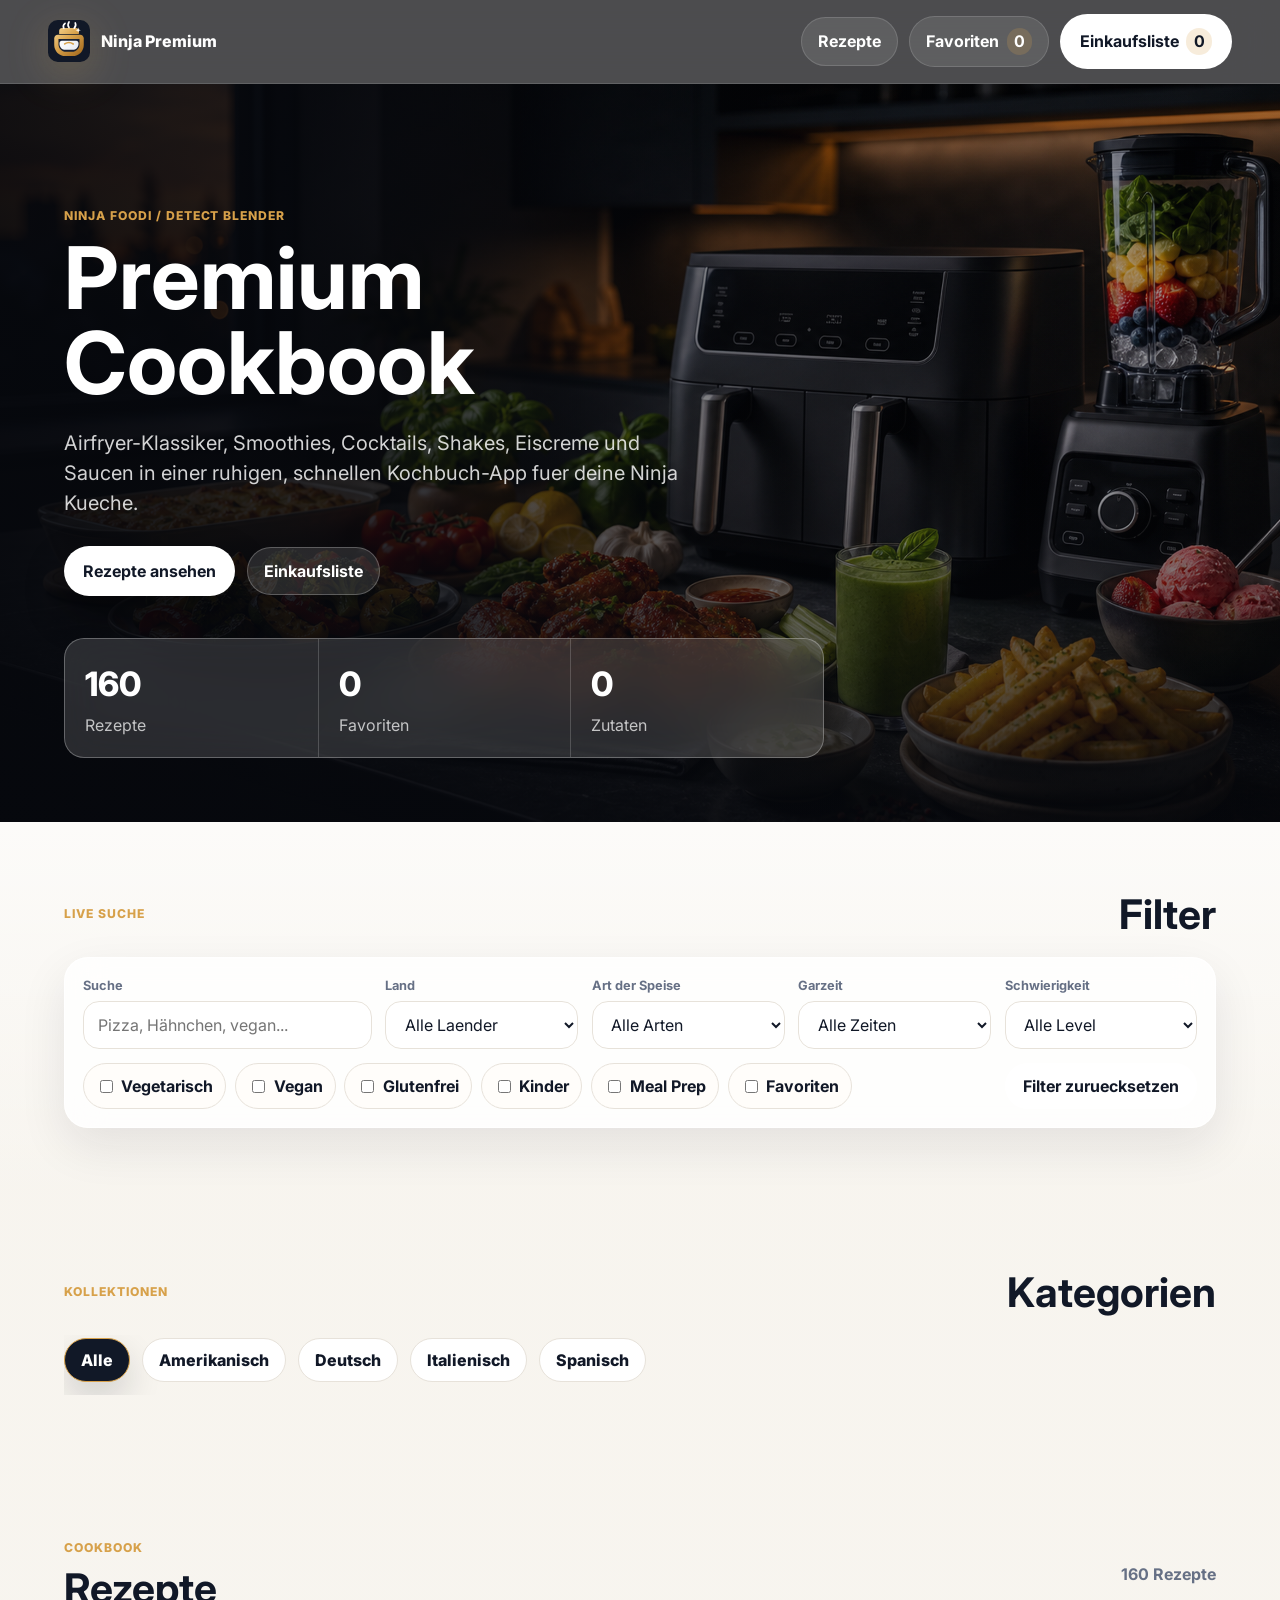
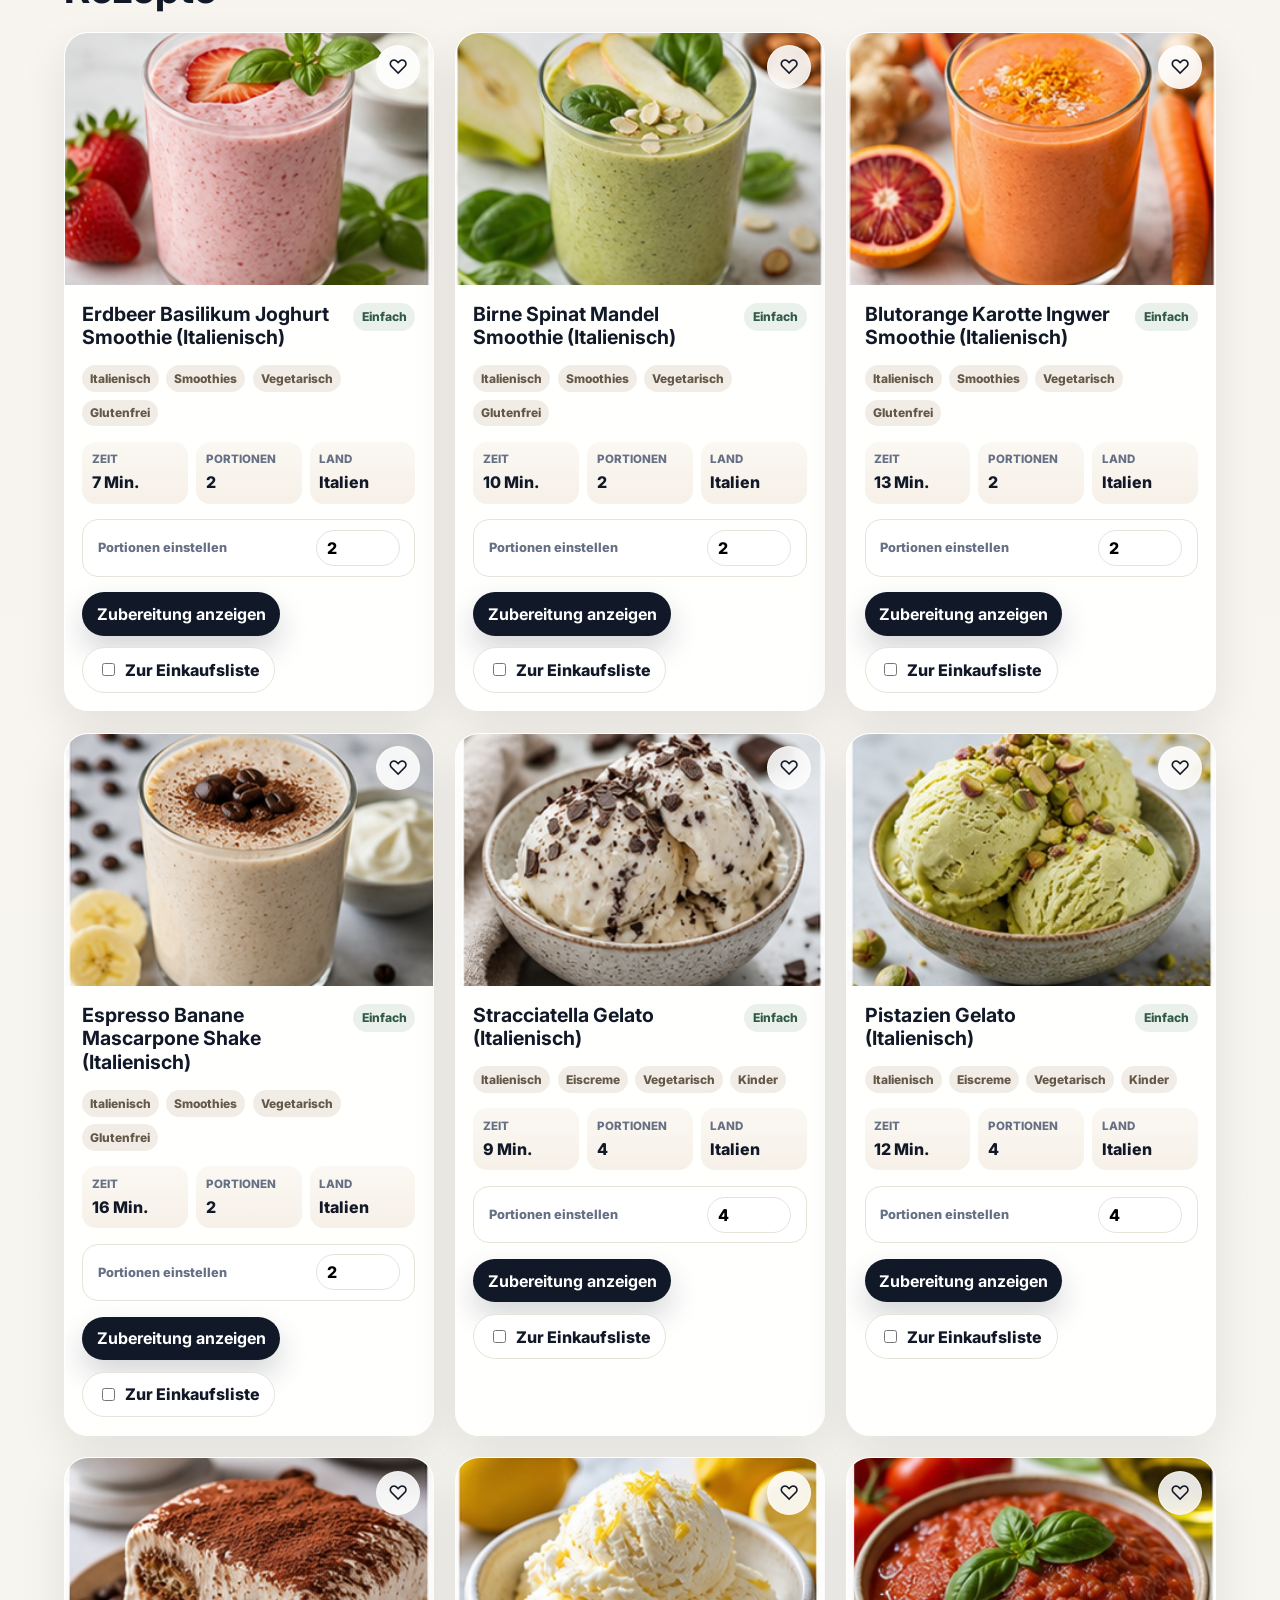
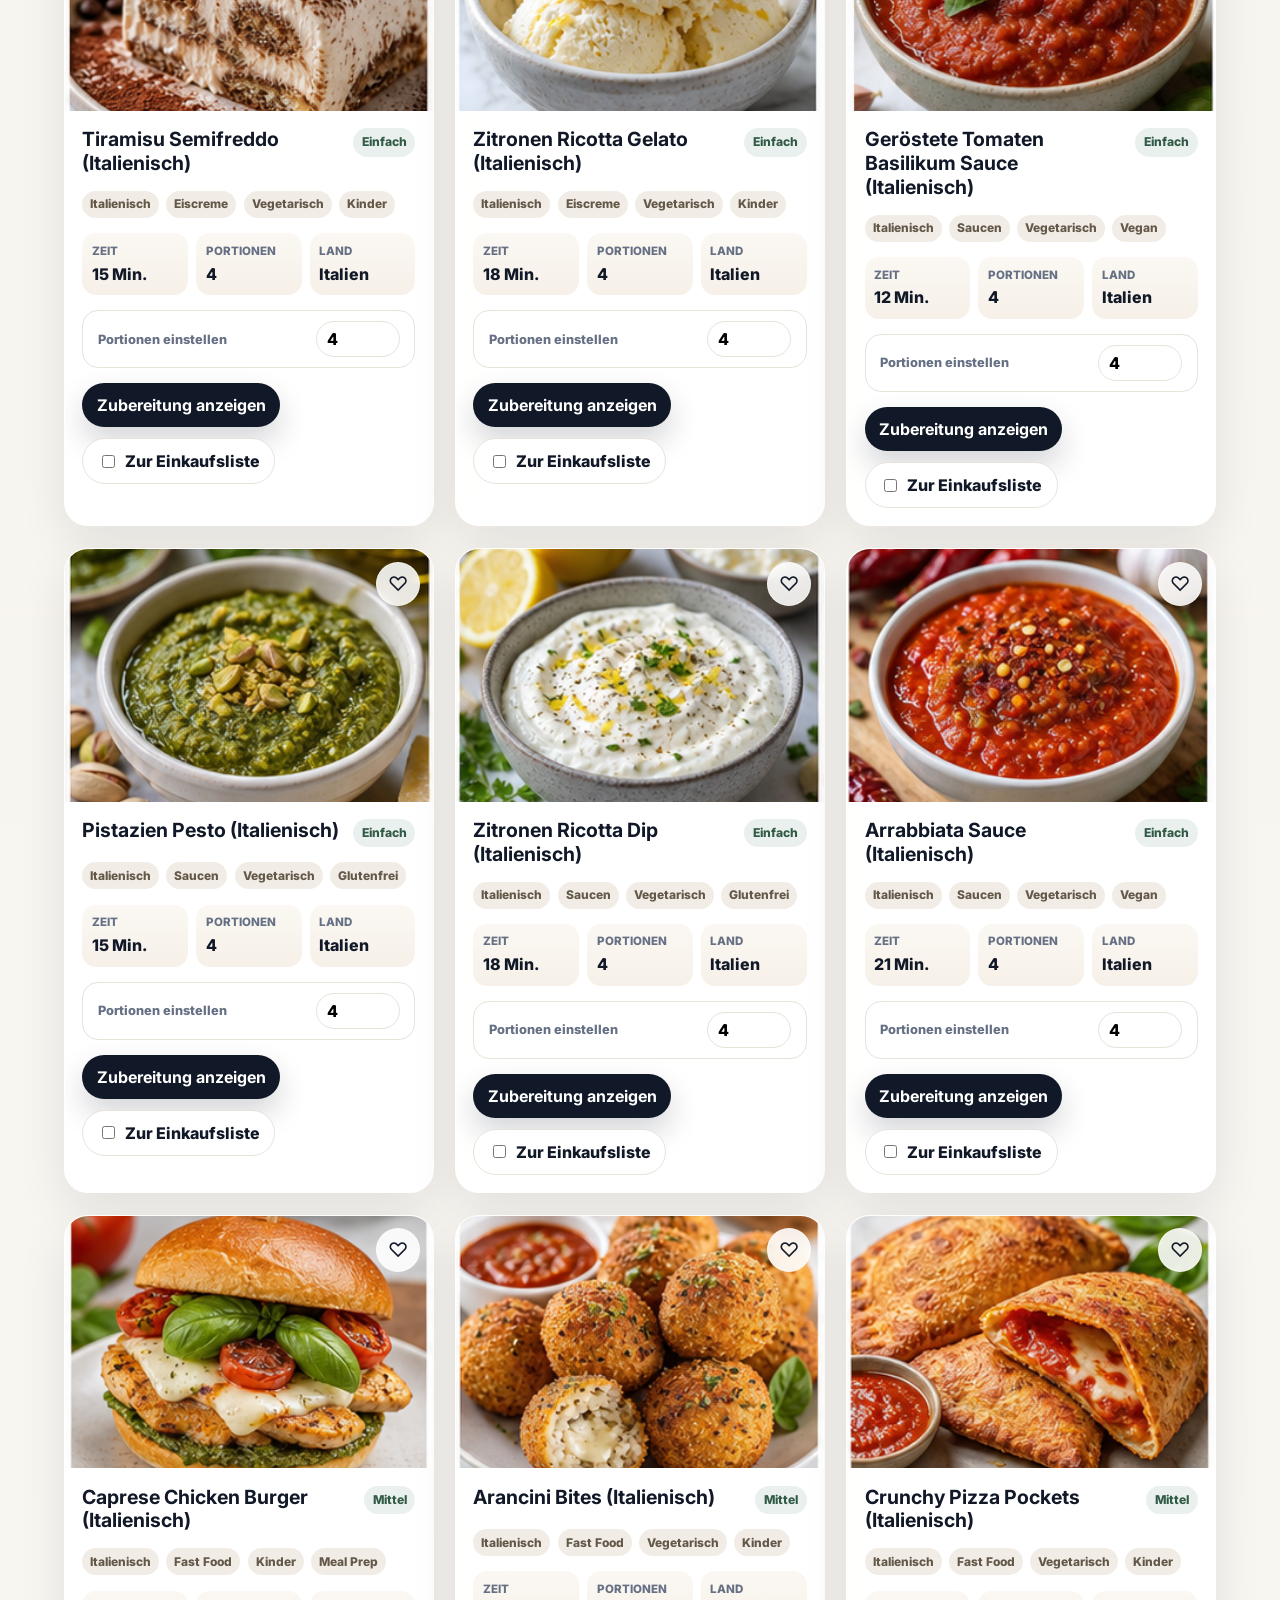
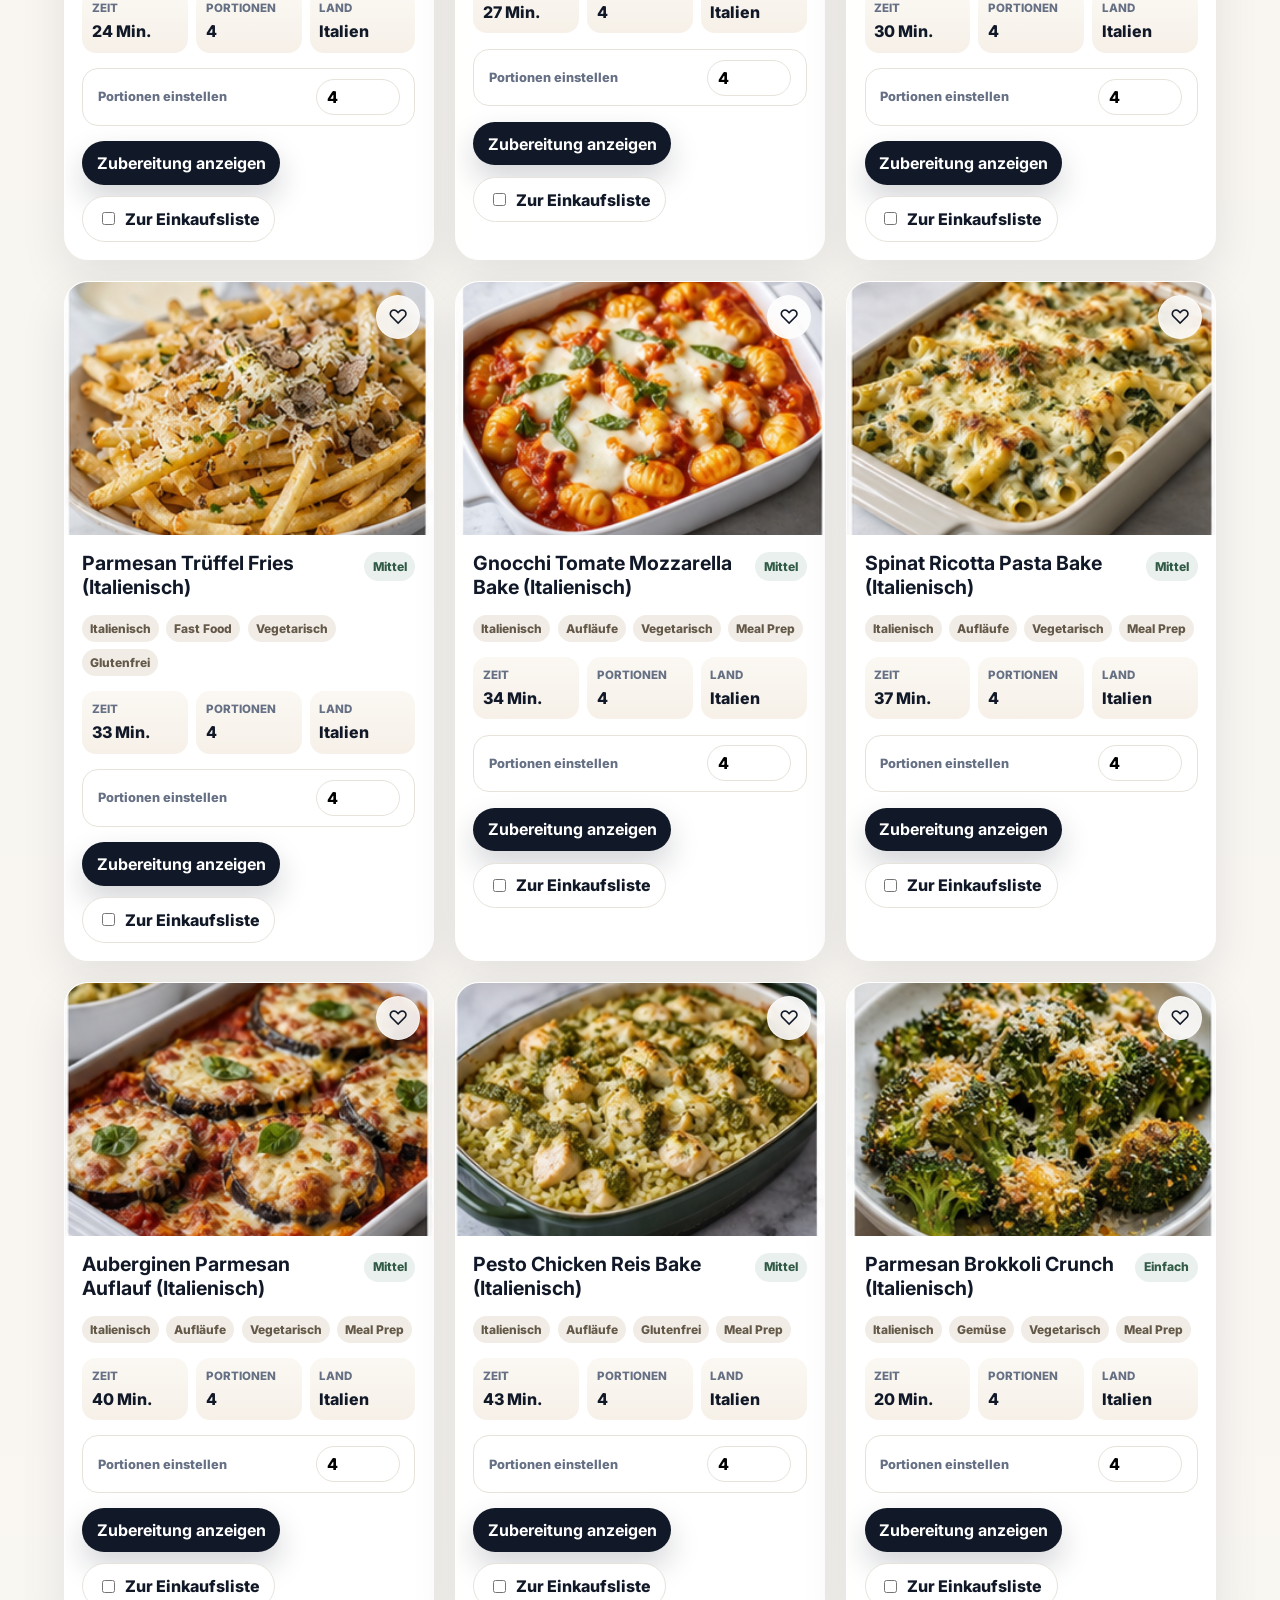
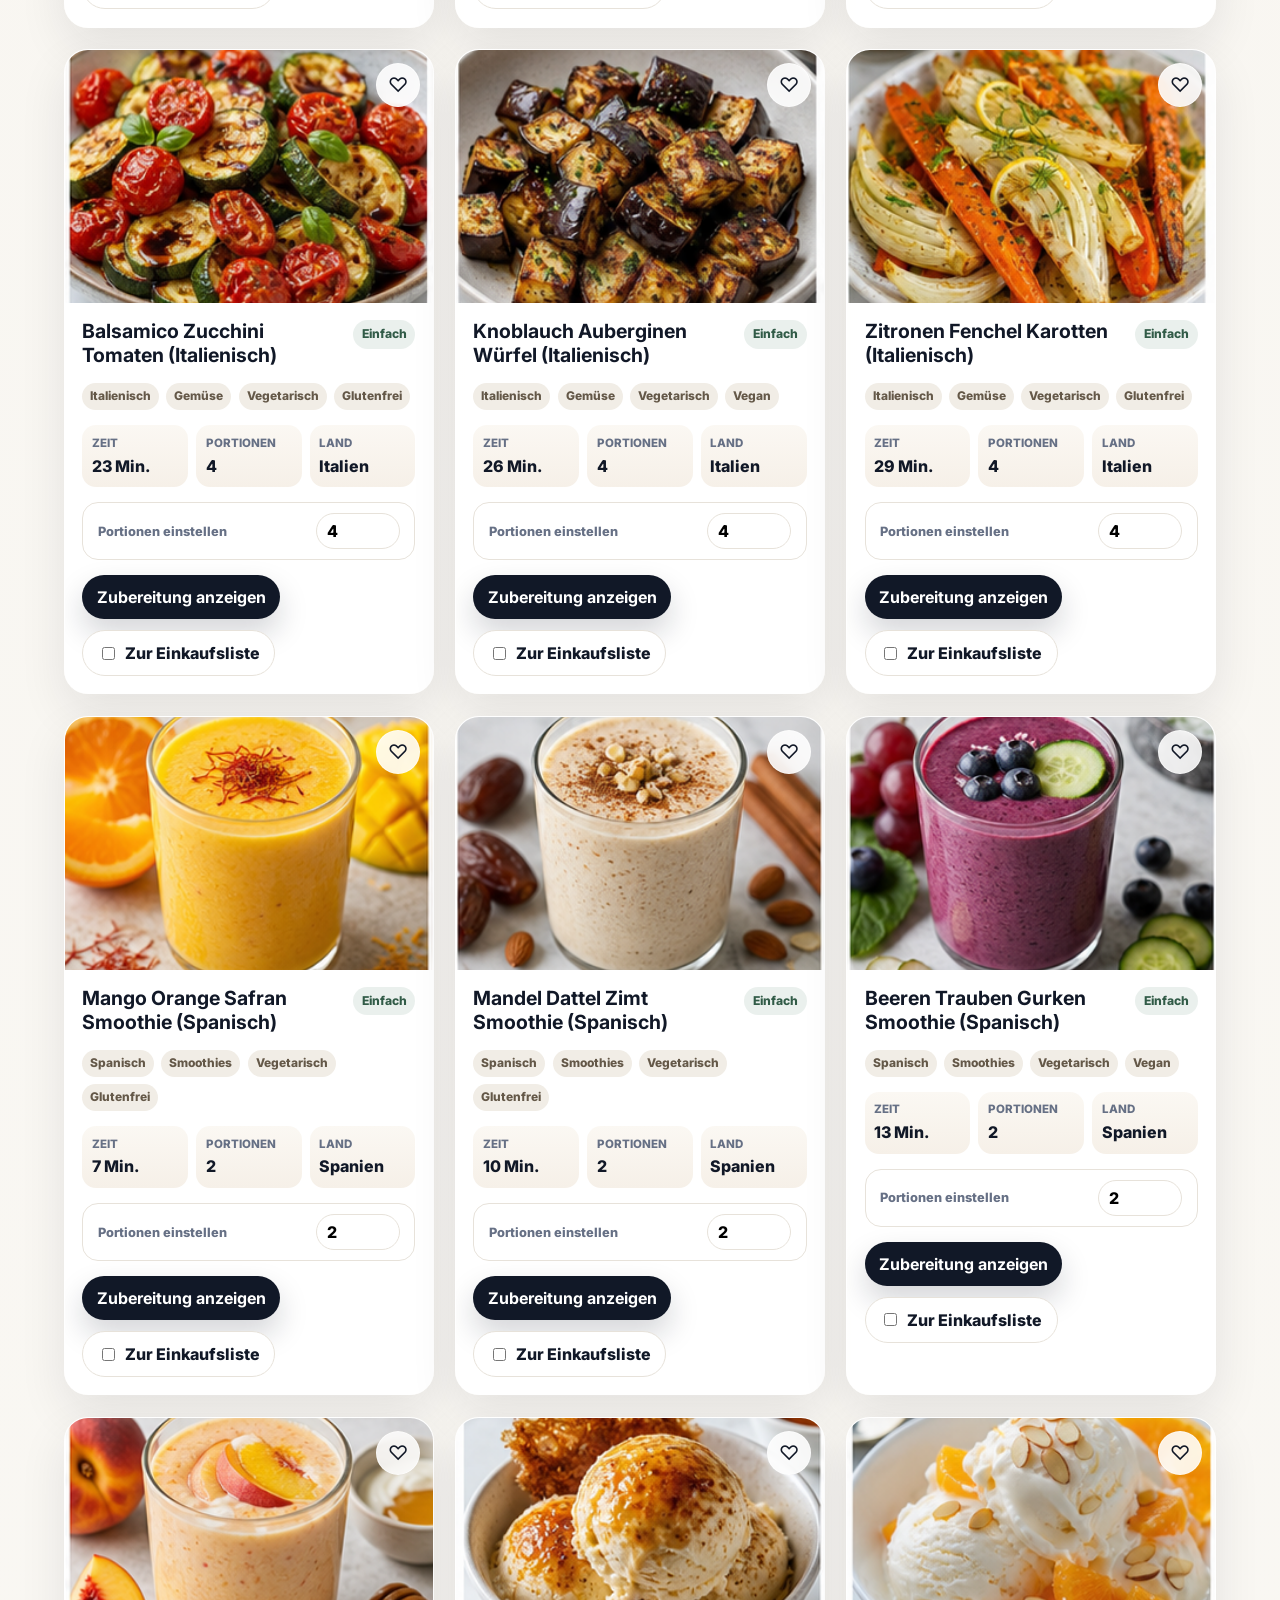
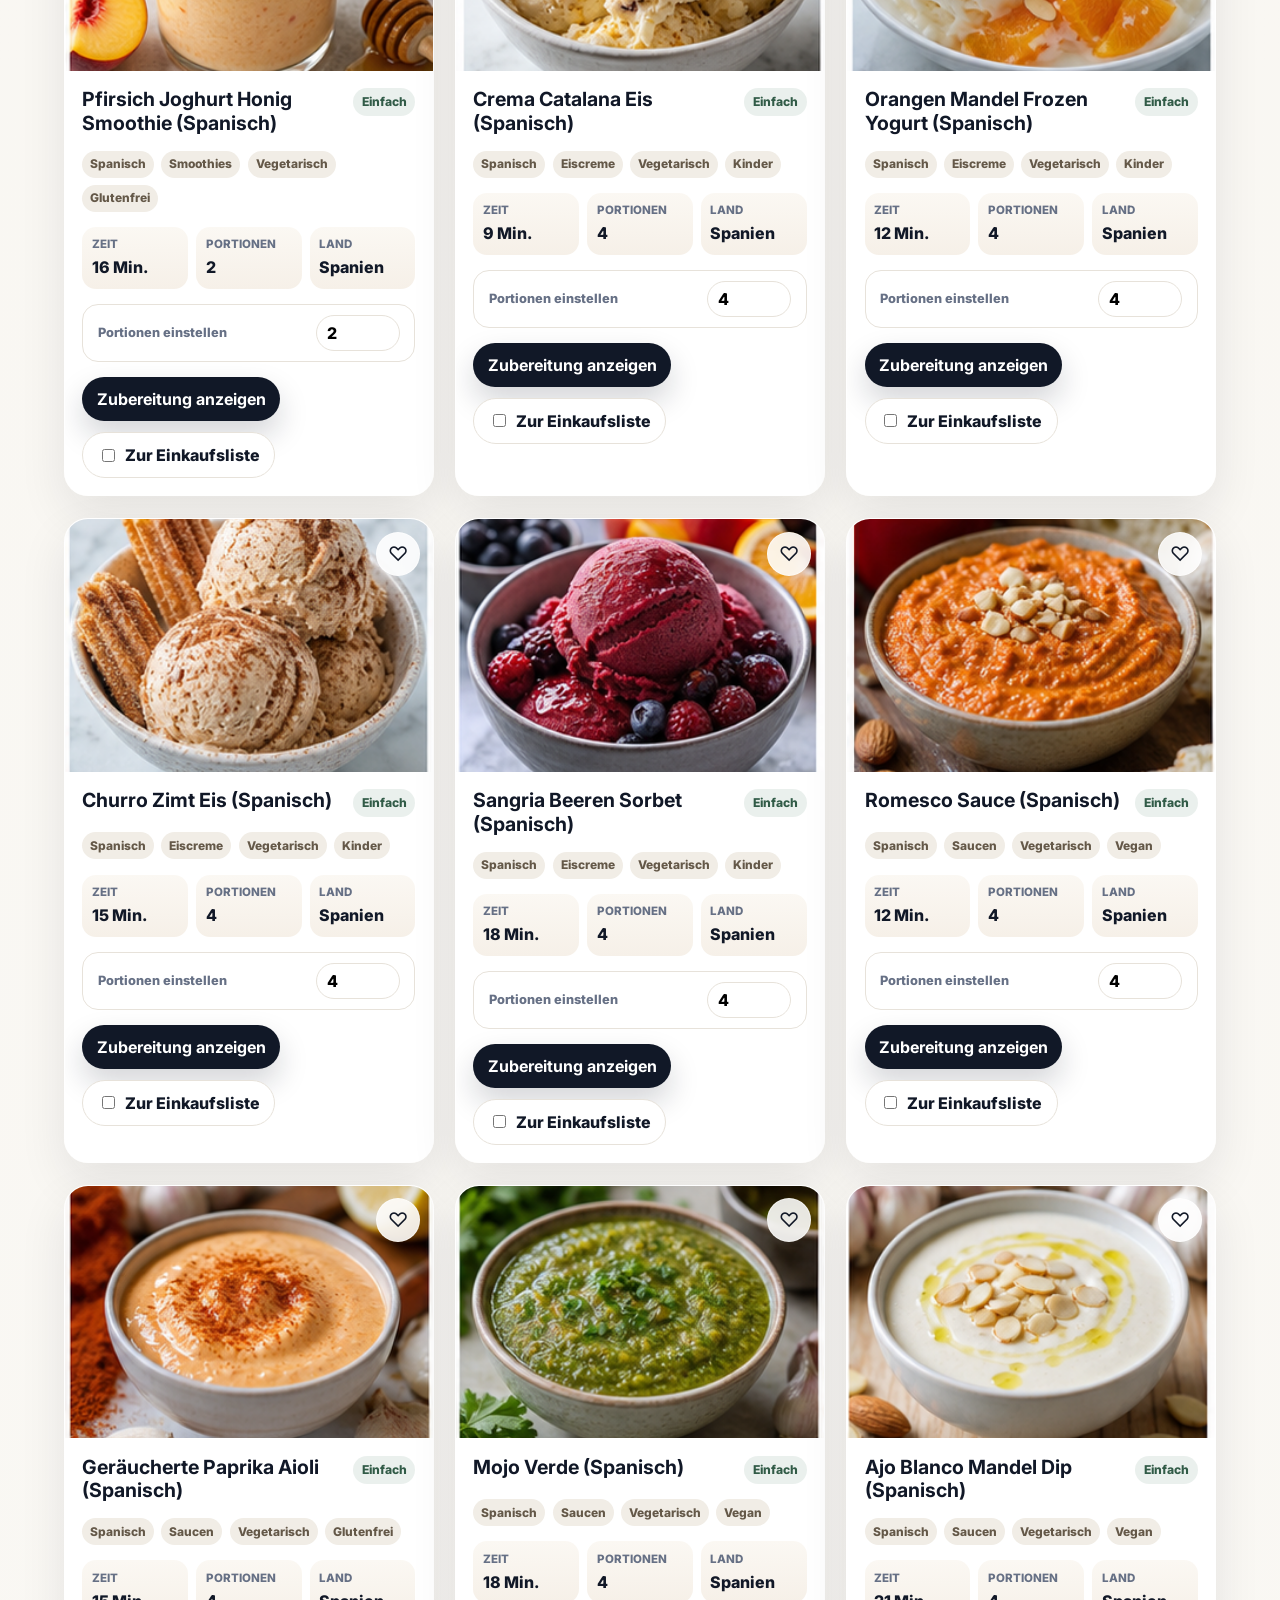
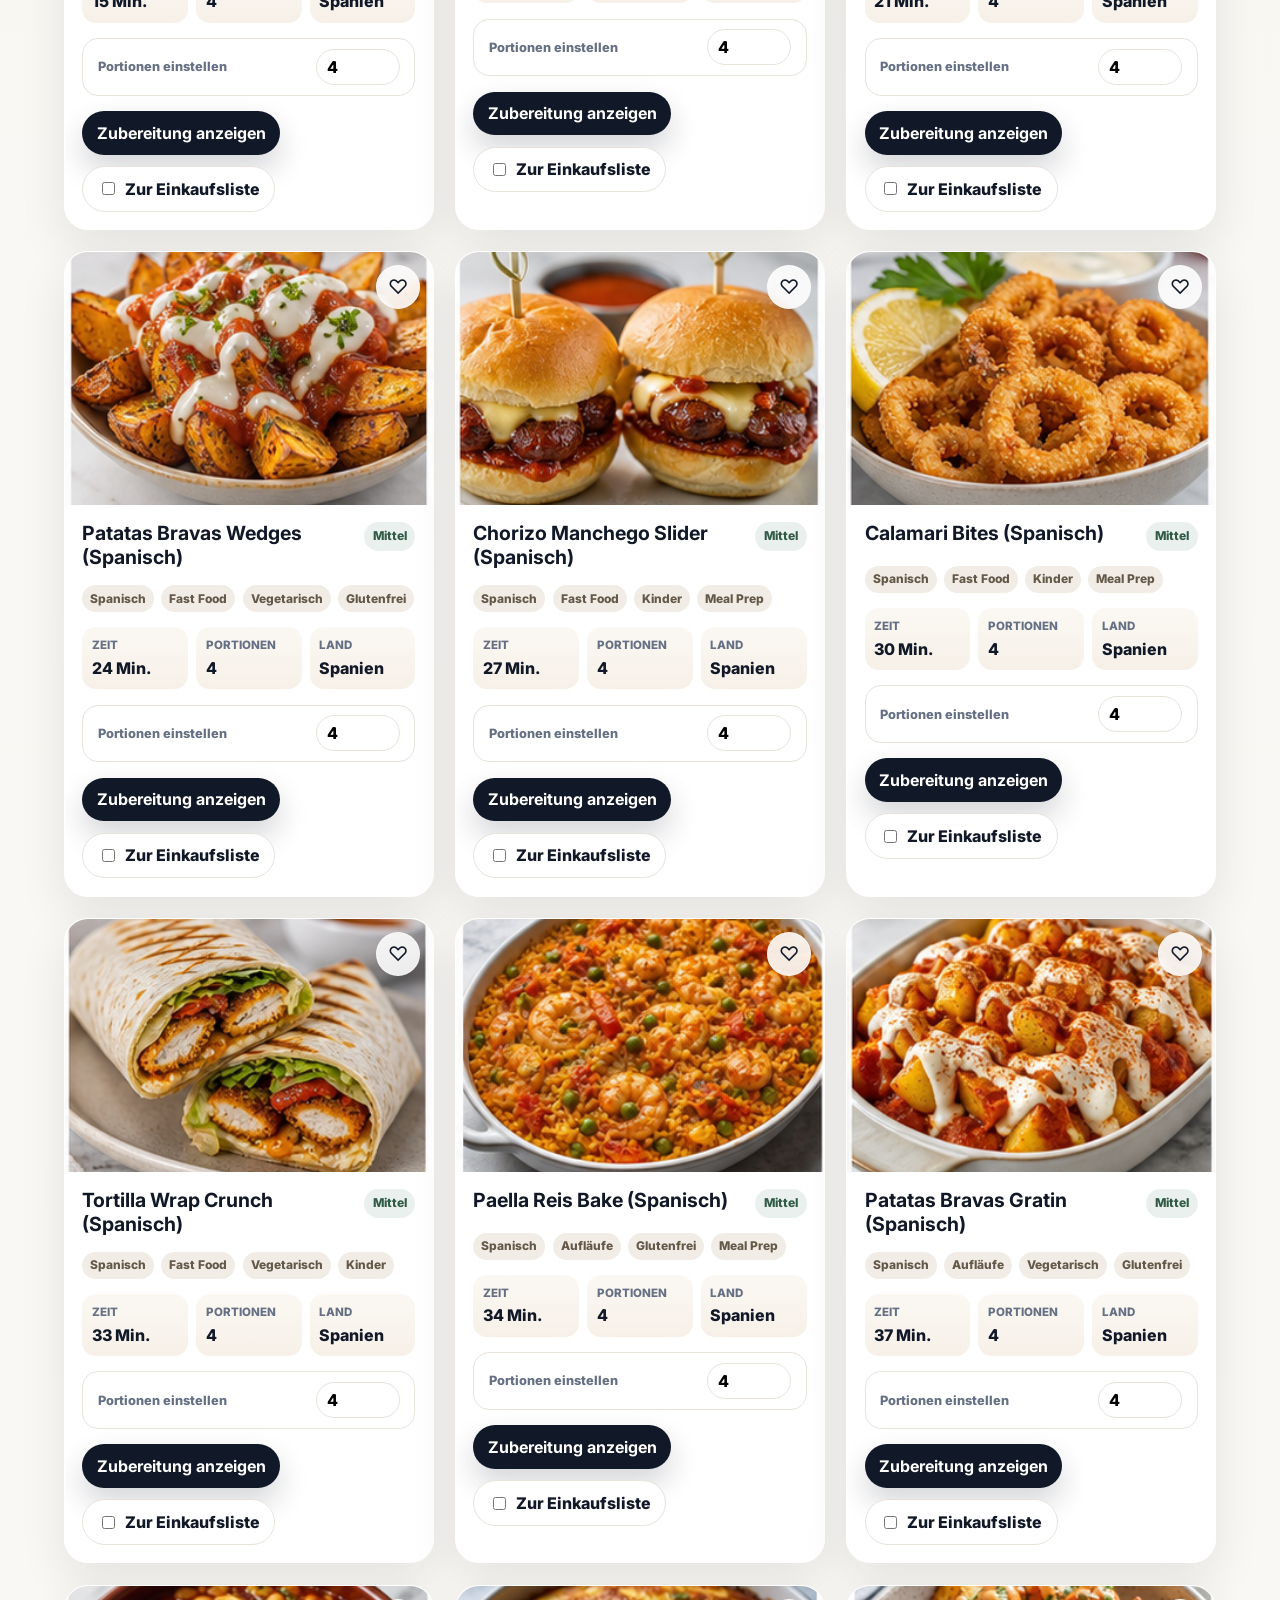
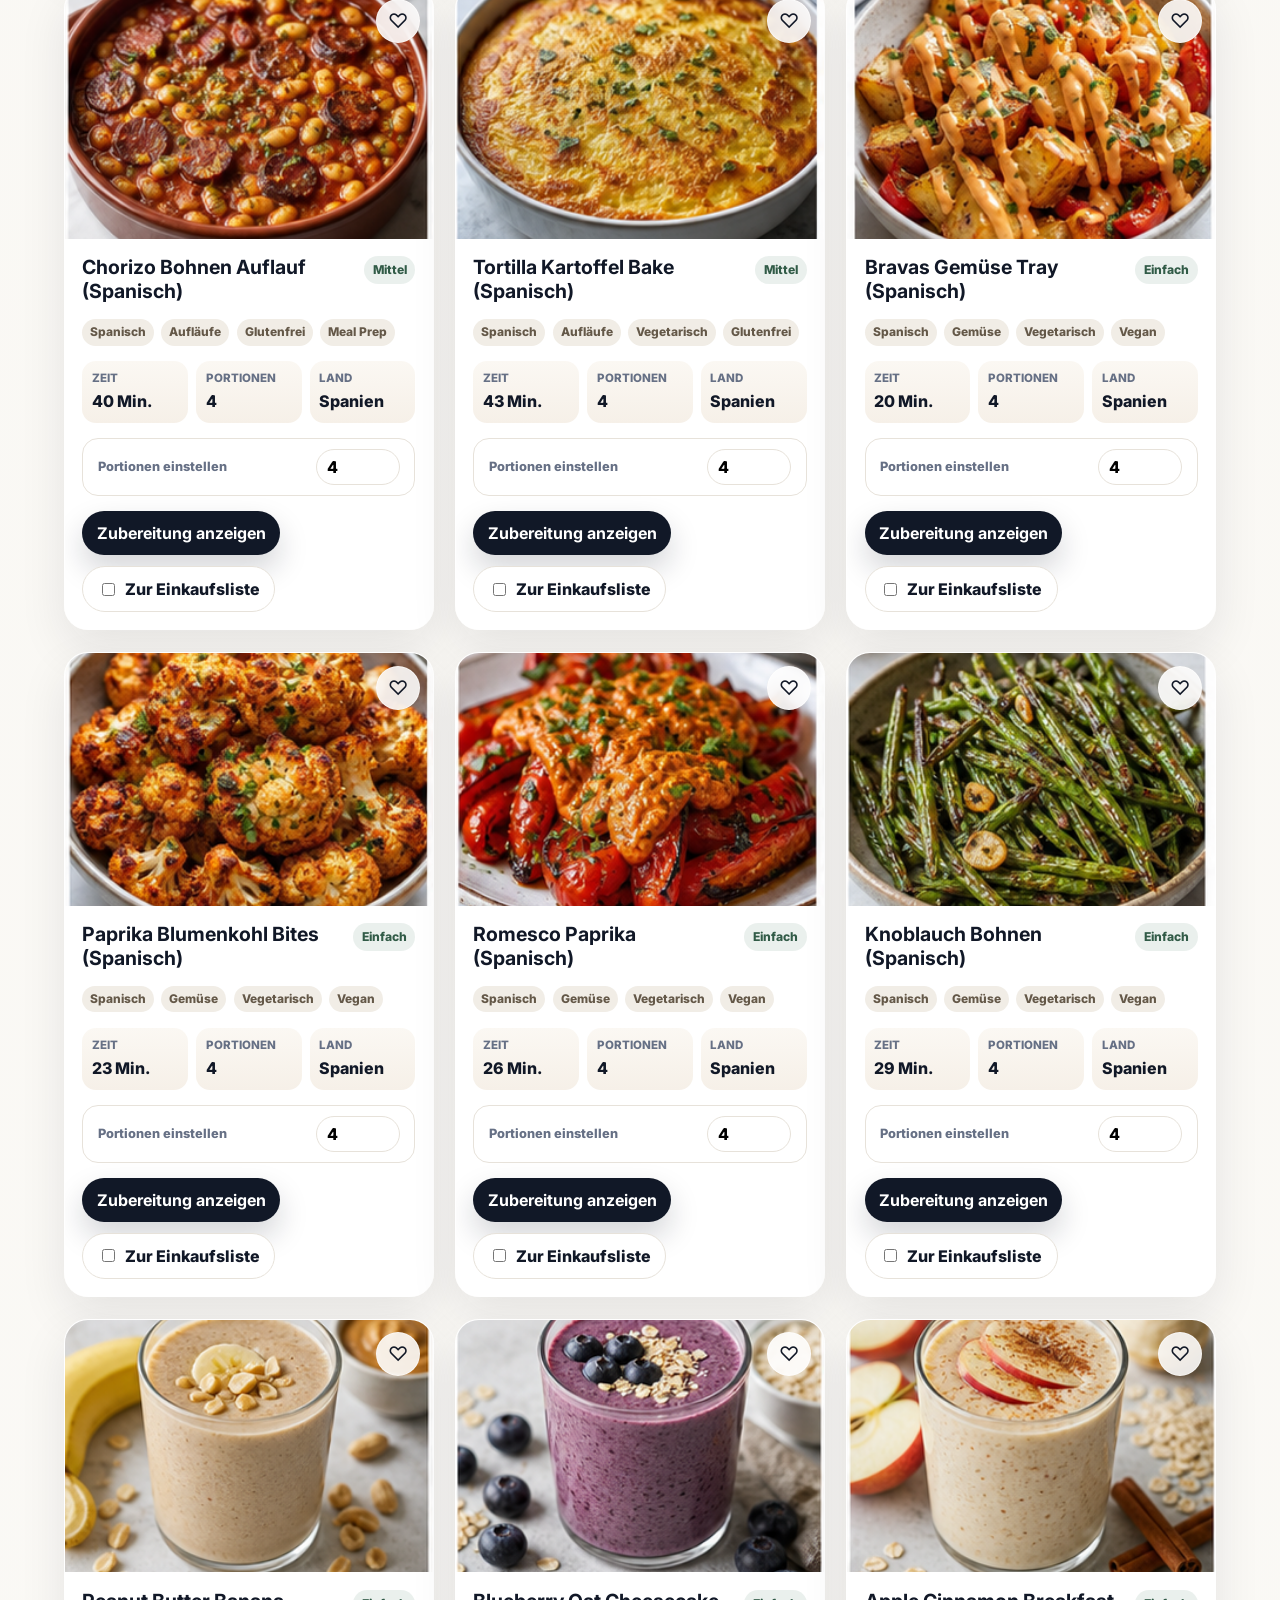
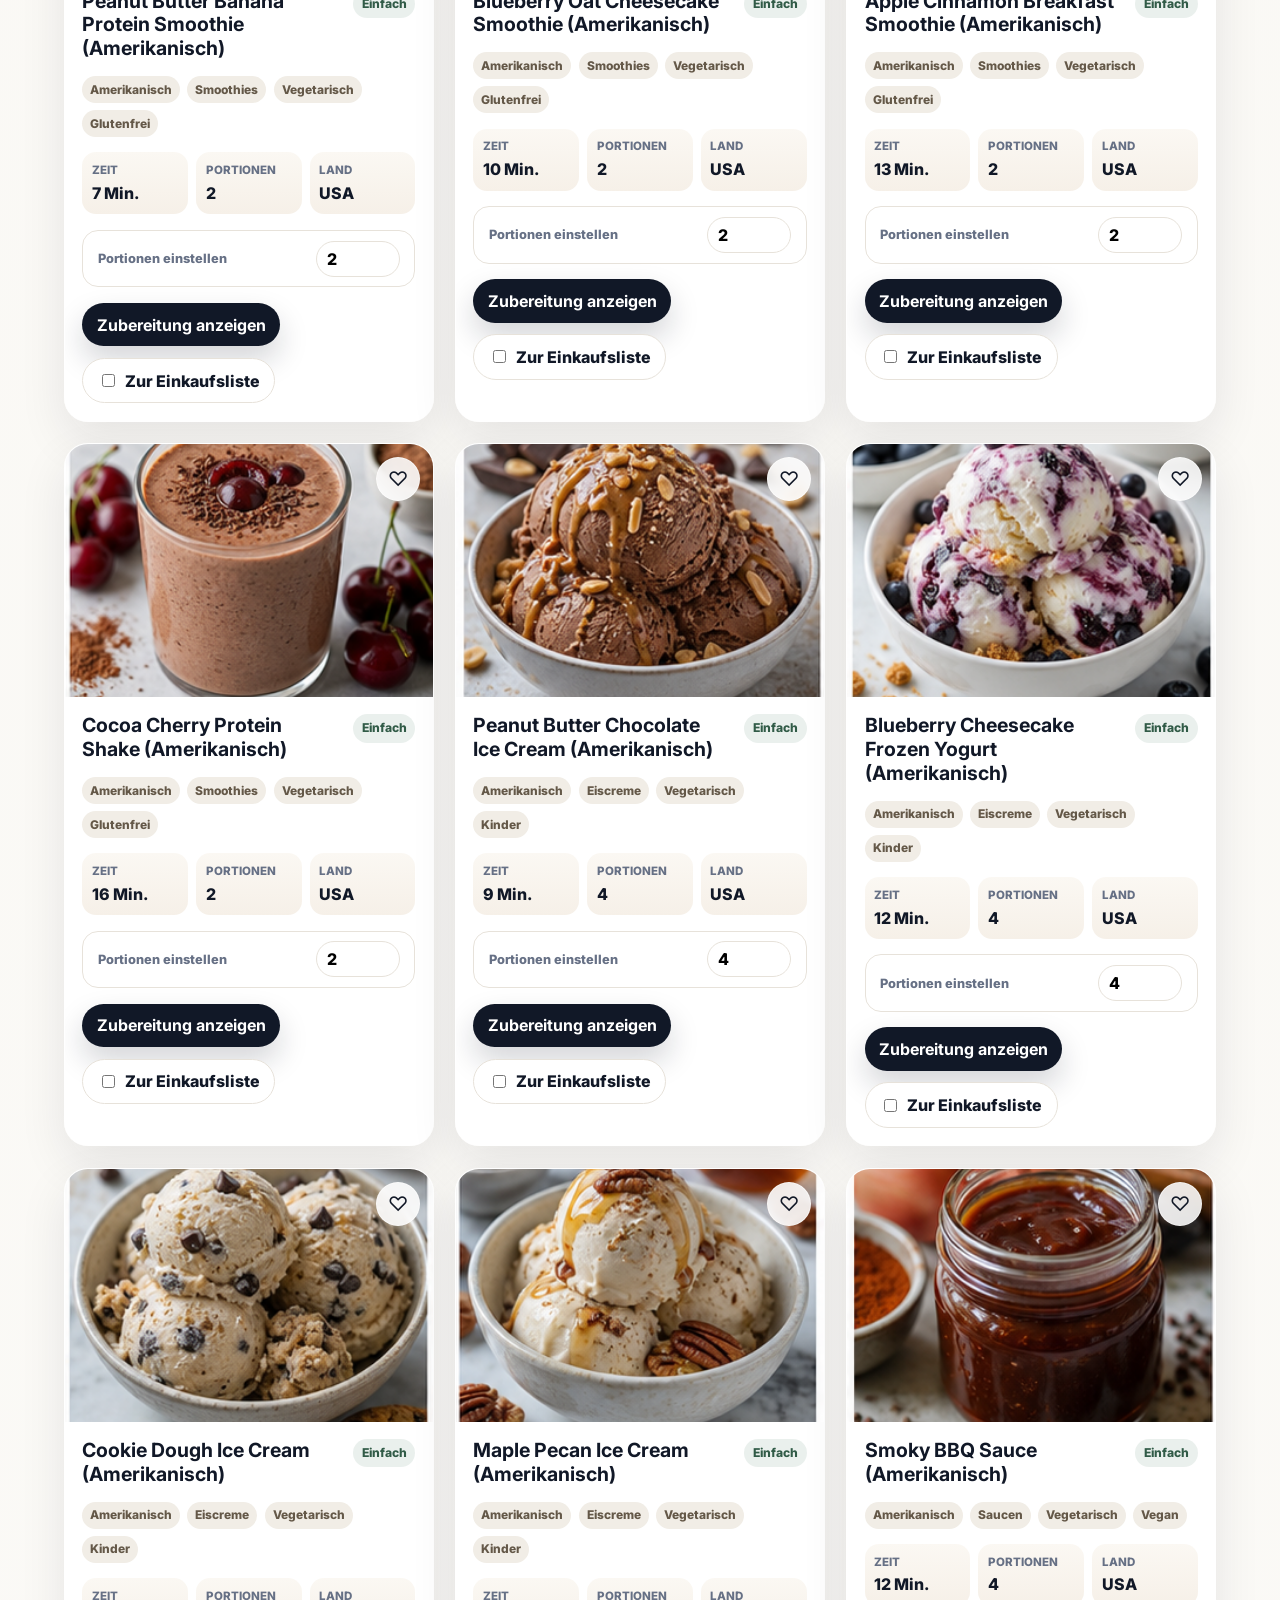
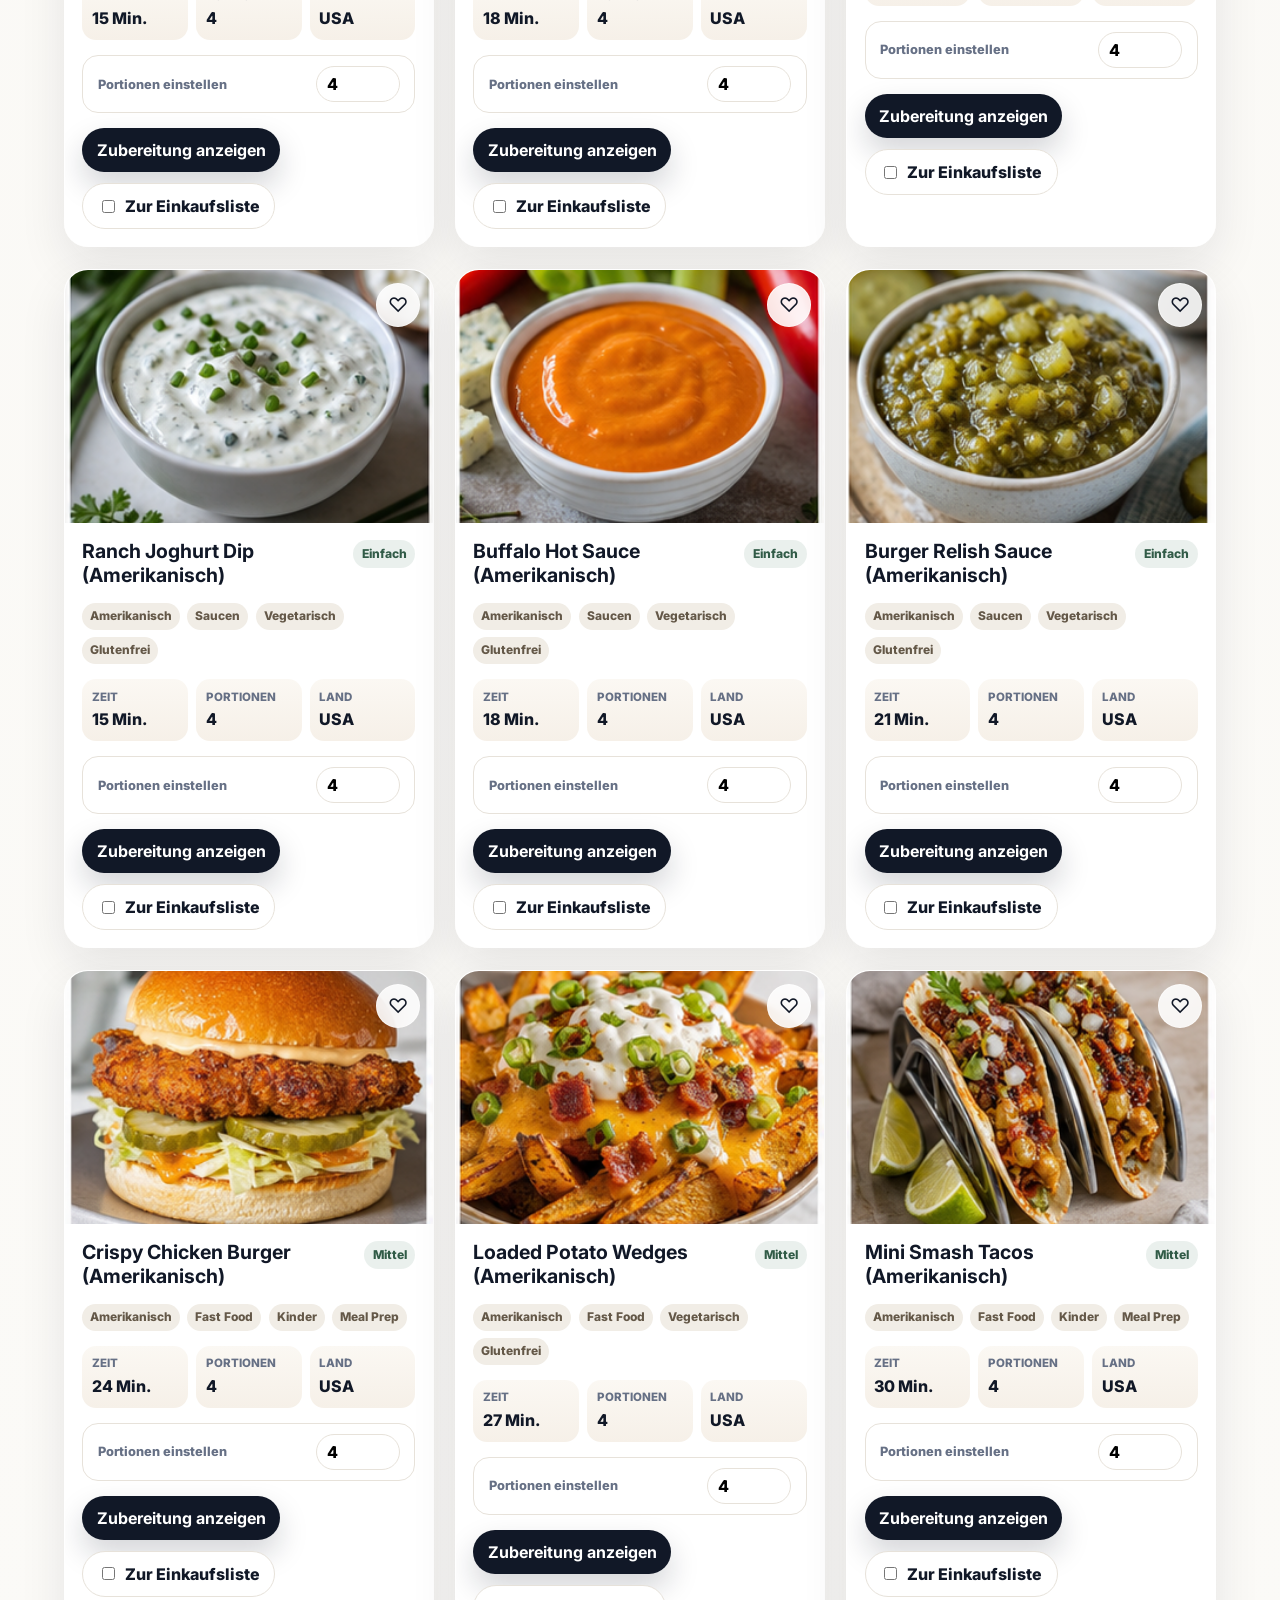
<file: index.html>
<!doctype html>
<html lang="de">
  <head>
    <meta charset="utf-8">
    <meta name="viewport" content="width=device-width, initial-scale=1">
    <meta name="theme-color" content="#111827">
    <meta
      name="description"
      content="Premium Kochbuch fuer Ninja Foodi und Ninja Air Fryer mit Favoriten, Filtern und Einkaufsliste."
    >
    <title>Ninja Premium Cookbook</title>
    <link rel="manifest" href="manifest.webmanifest">
    <link rel="shortcut icon" href="favicon.ico?v=28" type="image/x-icon">
    <link rel="icon" href="favicon.ico?v=28" sizes="any">
    <link rel="icon" href="assets/icons/favicon-32.png?v=28" sizes="32x32" type="image/png">
    <link rel="icon" href="assets/icons/favicon-16.png?v=28" sizes="16x16" type="image/png">
    <link rel="icon" href="assets/logo/favicon.svg?v=28" type="image/svg+xml">
    <link rel="apple-touch-icon" href="assets/icons/apple-touch-icon.png?v=28">
    <meta name="apple-mobile-web-app-title" content="Ninja Cookbook">
    <meta name="apple-mobile-web-app-capable" content="yes">
    <meta name="apple-mobile-web-app-status-bar-style" content="black-translucent">
    <link rel="preconnect" href="https://fonts.googleapis.com">
    <link rel="preconnect" href="https://fonts.gstatic.com" crossorigin>
    <link
      href="https://fonts.googleapis.com/css2?family=Inter:wght@400;500;600;700;800&display=swap"
      rel="stylesheet"
    >
    <link rel="stylesheet" href="style.css?v=28">
  </head>
  <body>
    <a class="skip-link" href="#recipes">Zum Inhalt springen</a>

    <header class="app-header" data-shell>
      <a class="brand" href="#top" aria-label="Ninja Premium Cookbook Startseite">
        <img src="assets/logo/logo.svg" alt="" width="42" height="42">
        <span>Ninja Premium</span>
      </a>

      <nav class="header-actions" aria-label="Hauptnavigation">
        <button class="nav-pill" type="button" data-scroll-target="#recipes">Rezepte</button>
        <button class="nav-pill" type="button" data-open-favorites>
          Favoriten <span class="pill-count" data-favorites-count>0</span>
        </button>
        <button class="nav-pill nav-pill-dark" type="button" data-open-shopping>
          Einkaufsliste <span class="pill-count" data-shopping-count>0</span>
        </button>
      </nav>
    </header>

    <main id="top">
      <section class="hero" aria-labelledby="hero-title">
        <div class="hero-media" aria-hidden="true">
          <img src="assets/images/hero-premium-kitchen.png" alt="">
        </div>
        <div class="hero-copy">
          <p class="eyebrow">Ninja Foodi / Detect Blender</p>
          <h1 id="hero-title">Premium Cookbook</h1>
          <p>
            Airfryer-Klassiker, Smoothies, Cocktails, Shakes, Eiscreme und Saucen in einer ruhigen,
            schnellen Kochbuch-App fuer deine Ninja Kueche.
          </p>
          <div class="hero-actions">
            <button class="primary-action" type="button" data-scroll-target="#recipes">Rezepte ansehen</button>
            <button class="secondary-action" type="button" data-open-shopping>Einkaufsliste</button>
          </div>
        </div>
        <dl class="stats-grid" aria-label="Statistiken">
          <div>
            <dt data-stat-recipes>0</dt>
            <dd>Rezepte</dd>
          </div>
          <div>
            <dt data-stat-favorites>0</dt>
            <dd>Favoriten</dd>
          </div>
          <div>
            <dt data-stat-shopping>0</dt>
            <dd>Zutaten</dd>
          </div>
        </dl>
      </section>

      <section class="filters-section" aria-labelledby="filters-title">
        <div class="section-heading">
          <p class="eyebrow">Live Suche</p>
          <h2 id="filters-title">Filter</h2>
        </div>

        <form class="filters" data-filter-form>
          <label class="search-field">
            <span>Suche</span>
            <input type="search" name="query" placeholder="Pizza, Hähnchen, vegan..." autocomplete="off">
          </label>

          <label>
            <span>Land</span>
            <select name="country">
              <option value="">Alle Laender</option>
            </select>
          </label>

          <label>
            <span>Art der Speise</span>
            <select name="type">
              <option value="">Alle Arten</option>
            </select>
          </label>

          <label>
            <span>Garzeit</span>
            <select name="time">
              <option value="">Alle Zeiten</option>
              <option value="20">Bis 20 Min.</option>
              <option value="35">Bis 35 Min.</option>
              <option value="50">Bis 50 Min.</option>
            </select>
          </label>

          <label>
            <span>Schwierigkeit</span>
            <select name="difficulty">
              <option value="">Alle Level</option>
              <option value="Einfach">Einfach</option>
              <option value="Mittel">Mittel</option>
              <option value="Anspruchsvoll">Anspruchsvoll</option>
            </select>
          </label>

          <fieldset class="toggle-group" aria-label="Ernaehrung und Nutzung">
            <label><input type="checkbox" name="vegetarian"> Vegetarisch</label>
            <label><input type="checkbox" name="vegan"> Vegan</label>
            <label><input type="checkbox" name="glutenFree"> Glutenfrei</label>
            <label><input type="checkbox" name="kids"> Kinder</label>
            <label><input type="checkbox" name="mealPrep"> Meal Prep</label>
            <label><input type="checkbox" name="favoritesOnly"> Favoriten</label>
          </fieldset>

          <button class="reset-button" type="reset">Filter zuruecksetzen</button>
        </form>
      </section>

      <section class="categories-section" aria-labelledby="categories-title">
        <div class="section-heading">
          <p class="eyebrow">Kollektionen</p>
          <h2 id="categories-title">Kategorien</h2>
        </div>
        <div class="category-strip" data-category-strip aria-label="Kategorien"></div>
      </section>

      <section id="recipes" class="recipes-section" aria-labelledby="recipes-title">
        <div class="section-heading recipes-heading">
          <div>
            <p class="eyebrow">Cookbook</p>
            <h2 id="recipes-title">Rezepte</h2>
          </div>
          <p class="result-count" data-result-count>Rezepte werden geladen...</p>
        </div>
        <div class="recipe-grid" data-recipes-grid></div>
        <p class="empty-state" data-empty-state hidden>Keine Rezepte gefunden.</p>
      </section>
    </main>

    <aside class="drawer" data-drawer="favorites" aria-hidden="true" aria-labelledby="favorites-title">
      <div class="drawer-panel" role="dialog" aria-modal="true">
        <div class="drawer-header">
          <div>
            <p class="eyebrow">Gespeichert</p>
            <h2 id="favorites-title">Favoriten</h2>
          </div>
          <button class="icon-button" type="button" data-close-drawer aria-label="Favoriten schliessen">x</button>
        </div>
        <div class="drawer-actions">
          <button class="secondary-action compact" type="button" data-show-favorites-only>Nur Favoriten anzeigen</button>
          <button class="danger-action compact" type="button" data-clear-favorites>Favoriten loeschen</button>
        </div>
        <div class="drawer-list" data-favorites-list></div>
      </div>
    </aside>

    <aside class="drawer" data-drawer="shopping" aria-hidden="true" aria-labelledby="shopping-title">
      <div class="drawer-panel" role="dialog" aria-modal="true">
        <div class="drawer-header">
          <div>
        <p class="eyebrow">Pro Rezept skaliert</p>
            <h2 id="shopping-title">Einkaufsliste</h2>
          </div>
          <button class="icon-button" type="button" data-close-drawer aria-label="Einkaufsliste schliessen">x</button>
        </div>
        <div class="drawer-actions">
          <button class="secondary-action compact" type="button" data-print-shopping>PDF exportieren</button>
          <button class="danger-action compact" type="button" data-clear-shopping>Einkaufsliste leeren</button>
        </div>
        <p class="export-status" data-shopping-export-status aria-live="polite"></p>
        <div class="shopping-list" data-shopping-list></div>
      </div>
    </aside>

    <template id="recipe-card-template">
      <article class="recipe-card">
        <div class="recipe-image-wrap">
          <img class="recipe-image" alt="" loading="lazy">
          <button class="heart-button" type="button" aria-label="Favorit umschalten">♡</button>
        </div>
        <div class="recipe-body">
          <div class="recipe-title-row">
            <h3></h3>
            <span class="difficulty-badge"></span>
          </div>
          <div class="tag-row"></div>
          <dl class="meta-row">
            <div><dt>Zeit</dt><dd data-time></dd></div>
            <div><dt>Portionen</dt><dd data-servings></dd></div>
            <div><dt>Land</dt><dd data-country></dd></div>
          </dl>
          <label class="servings-stepper">
            <span>Portionen einstellen</span>
            <input type="number" min="1" max="12" step="1" data-recipe-servings>
          </label>
          <div class="card-actions">
            <button class="primary-action compact" type="button" data-toggle-details>Zubereitung anzeigen</button>
            <label class="shopping-toggle">
              <input type="checkbox" data-shopping-toggle>
              Zur Einkaufsliste
            </label>
          </div>
          <div class="recipe-details" hidden>
            <details open>
              <summary>Zubereitung</summary>
              <ol data-steps></ol>
            </details>
            <details>
              <summary>Zutaten</summary>
              <ul data-ingredients></ul>
            </details>
            <details>
              <summary>Ninja Geräteanleitung</summary>
              <dl class="device-list" data-device></dl>
              <ol data-device-steps></ol>
            </details>
            <details>
              <summary>Nährwerte</summary>
              <dl class="nutrition-list" data-nutrition></dl>
            </details>
            <p class="tip" data-tip></p>
          </div>
        </div>
      </article>
    </template>

    <script type="module" src="app.js?v=28"></script>
  </body>
</html>
</file>
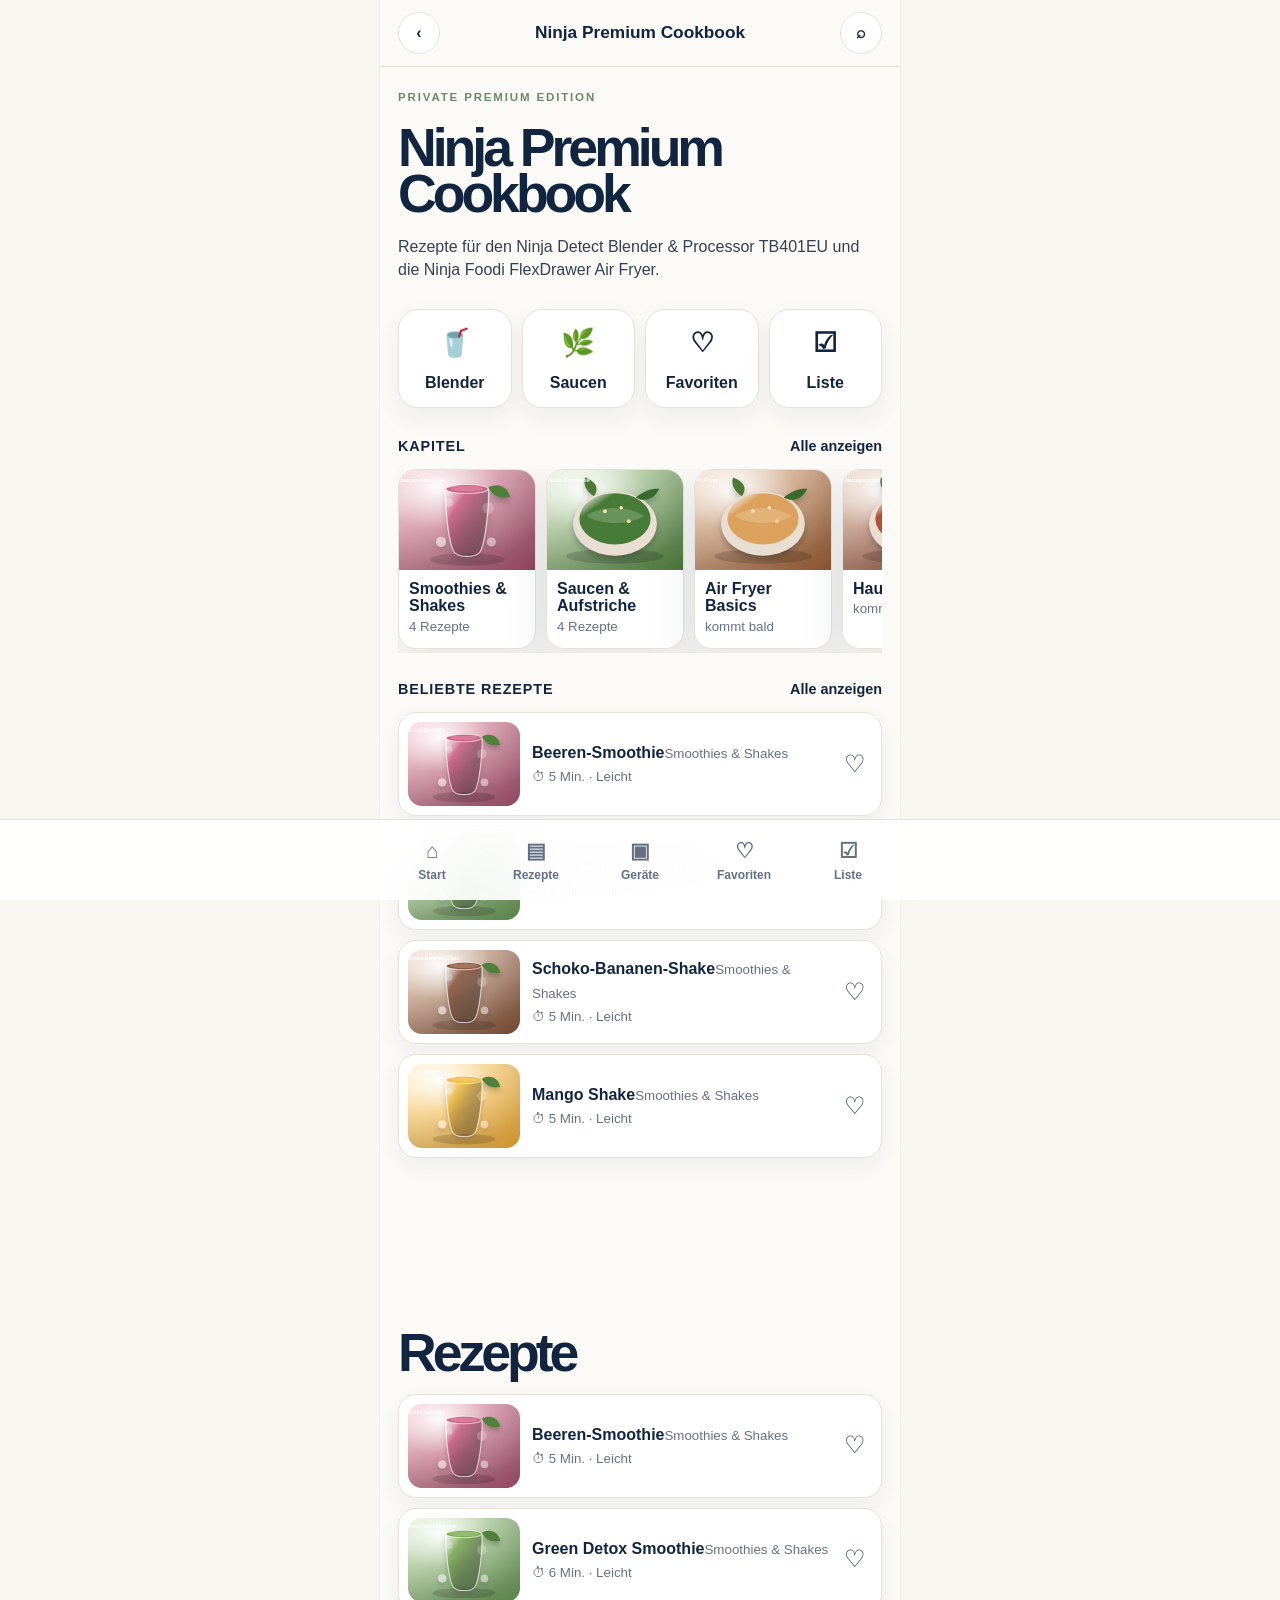
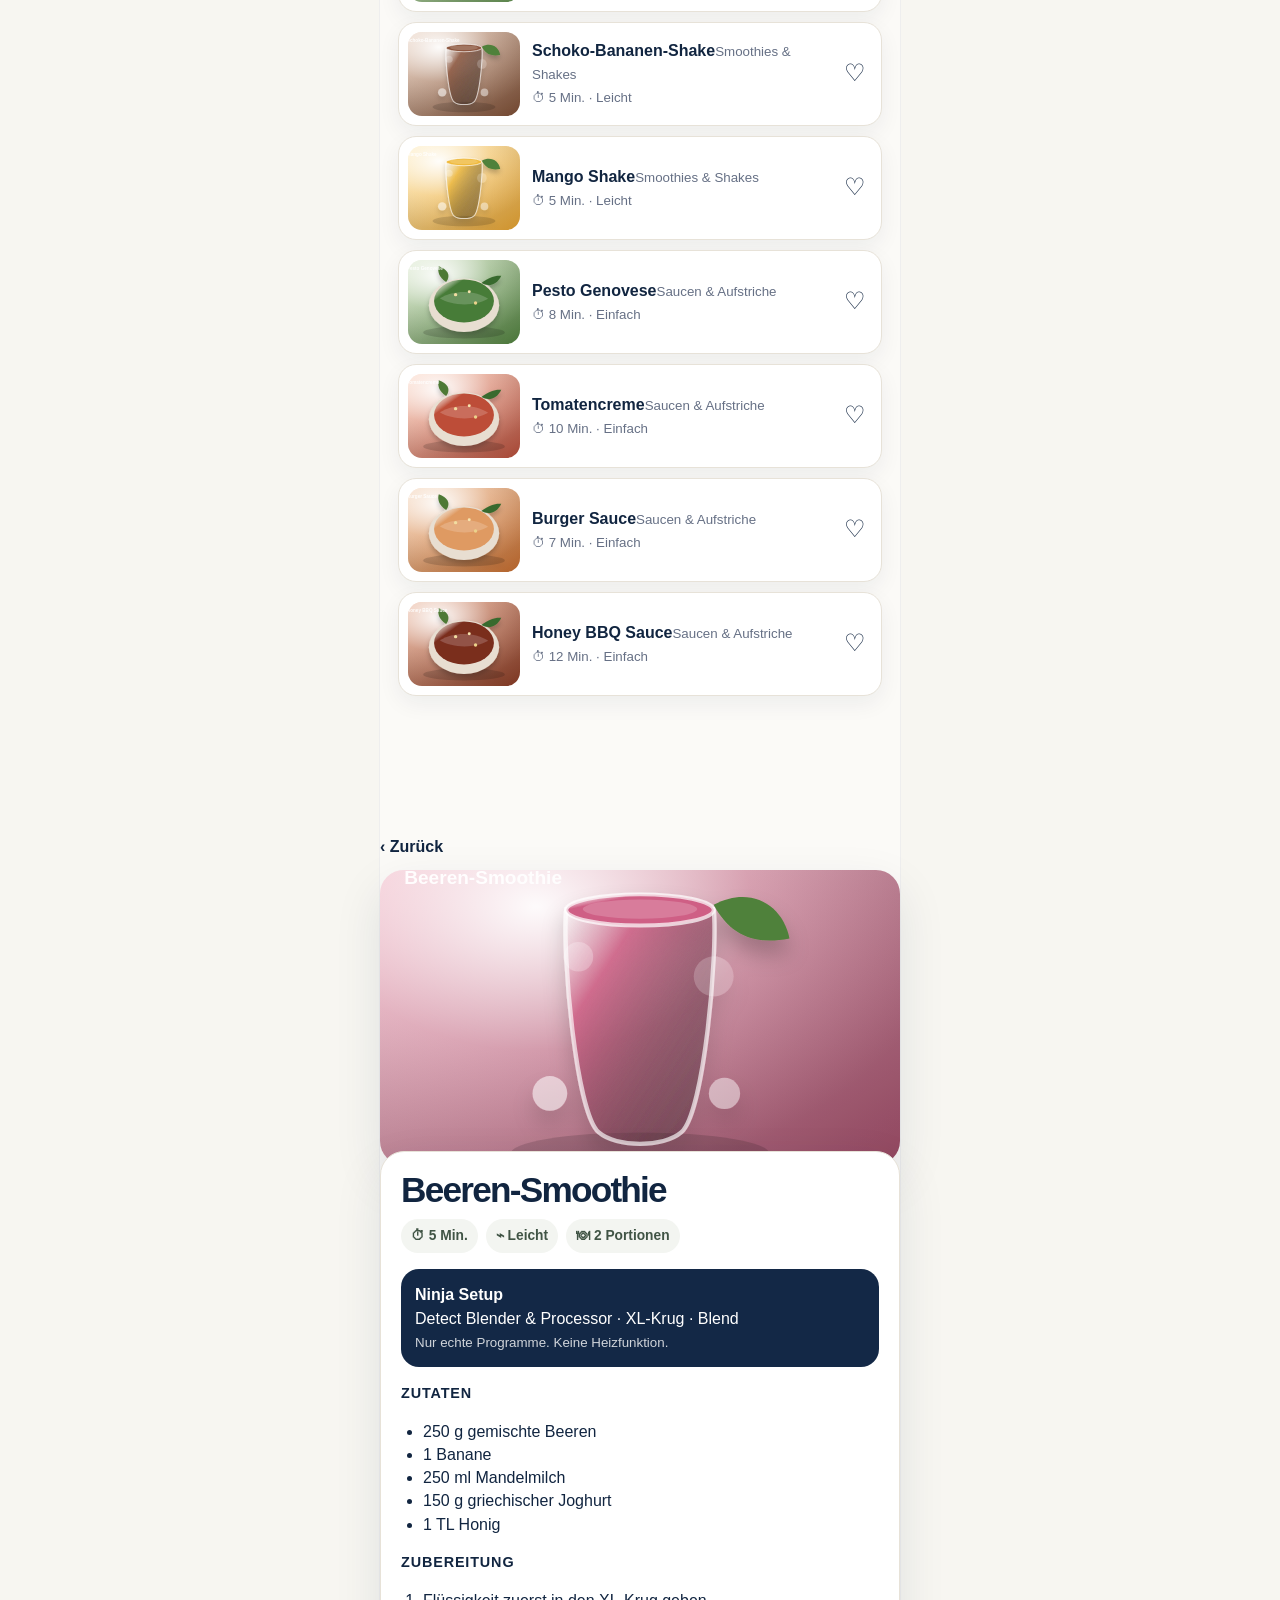
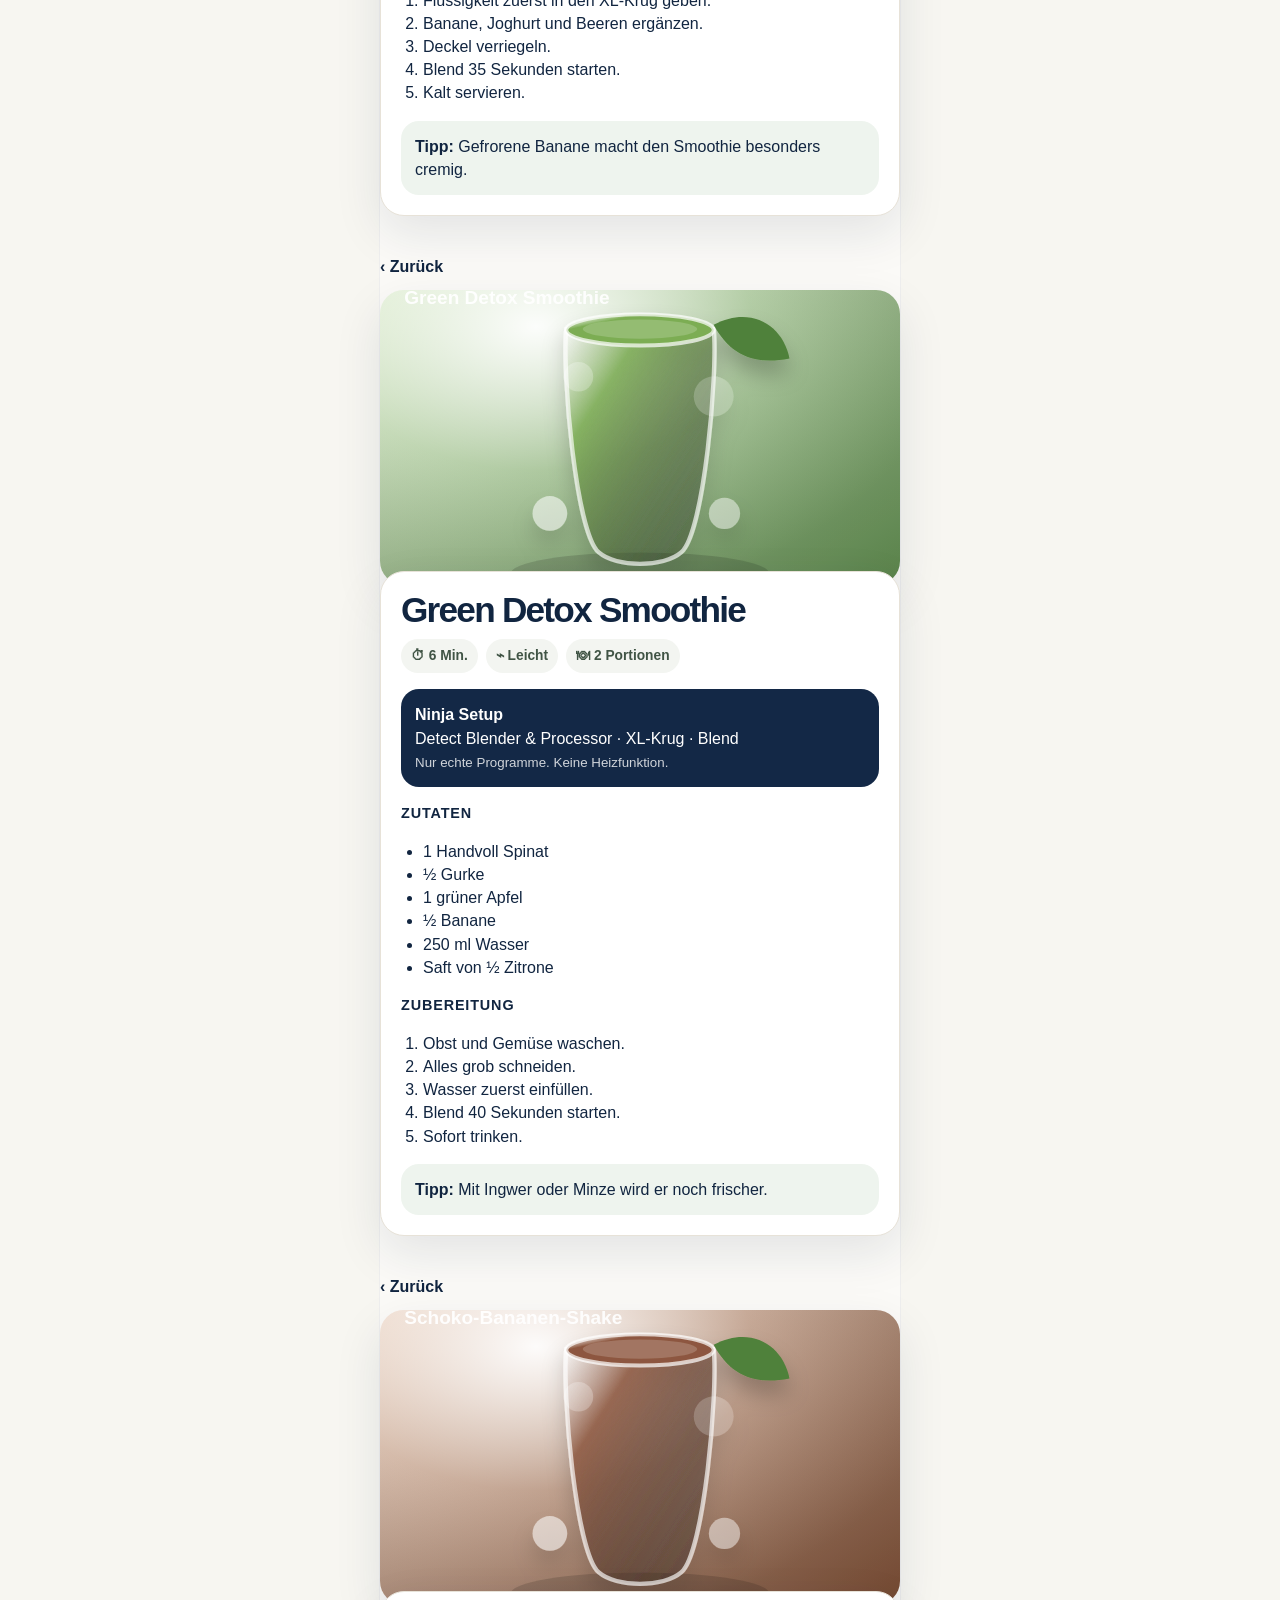
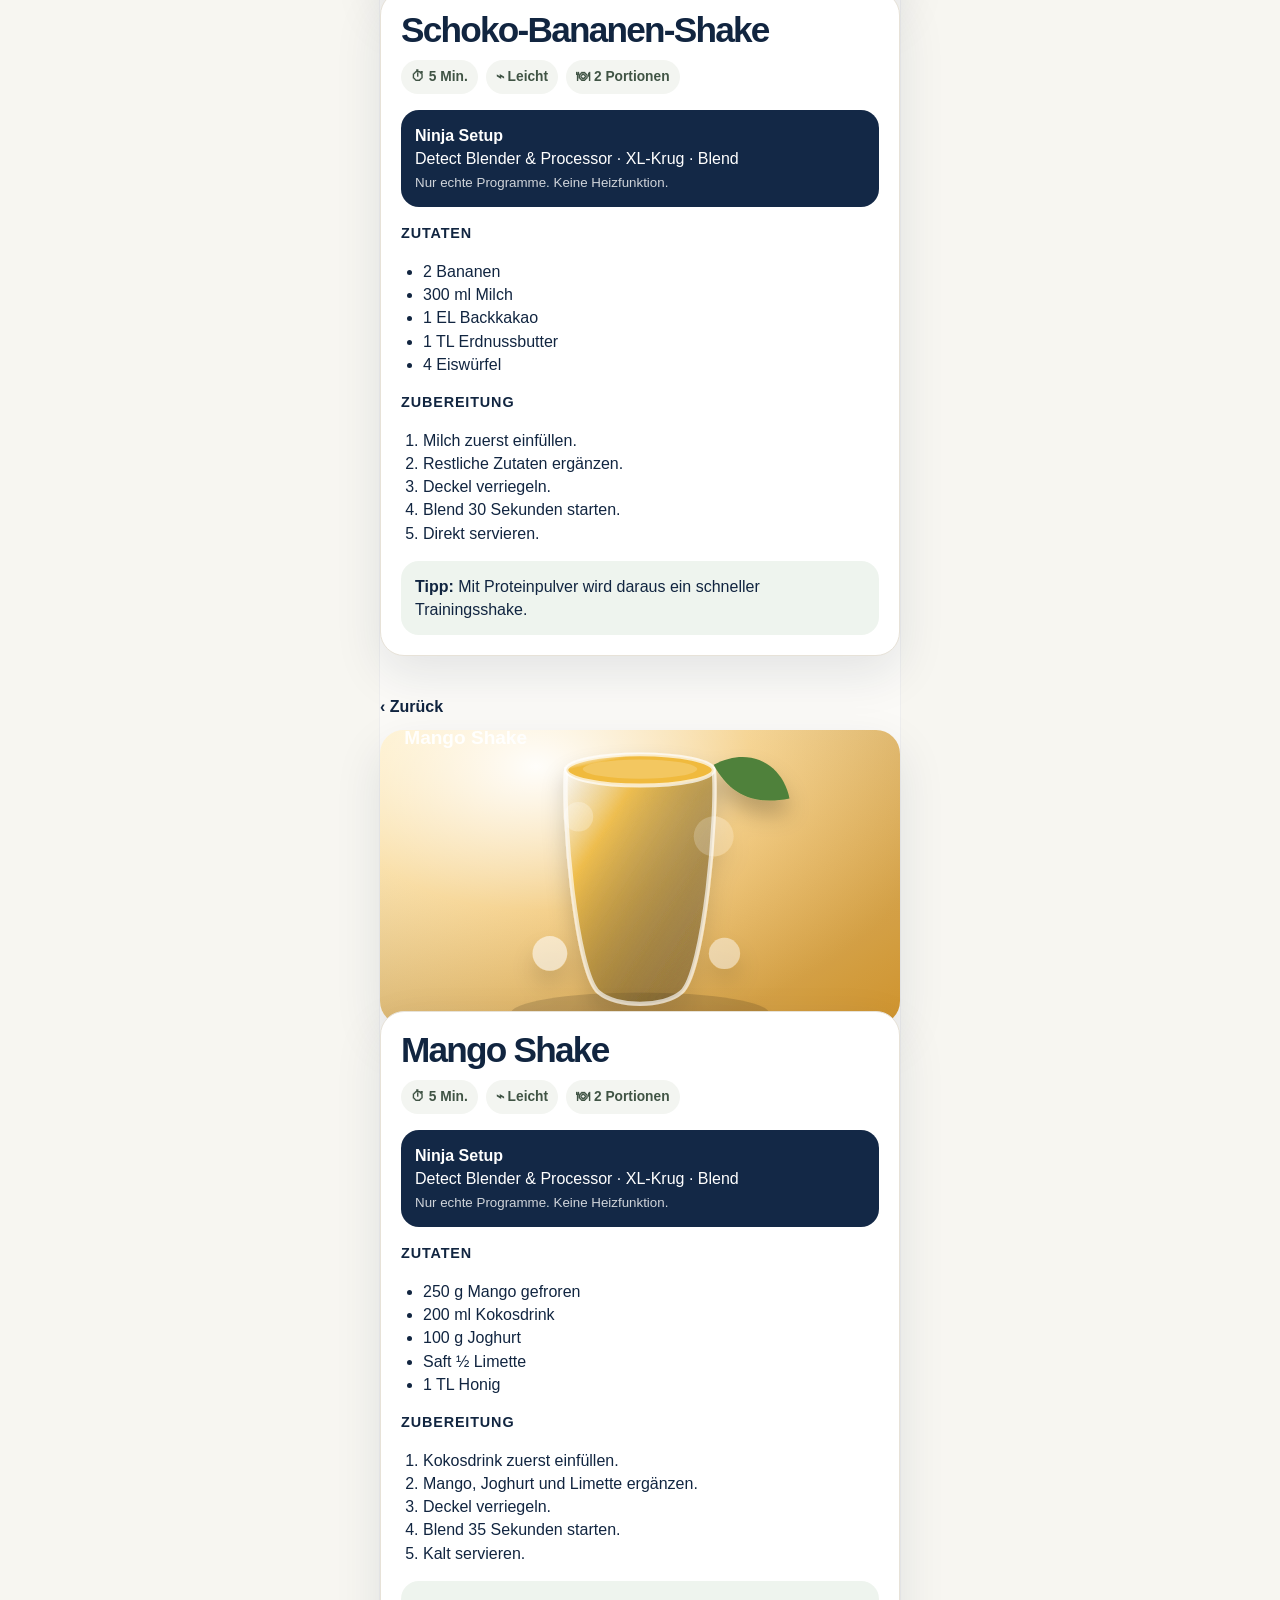
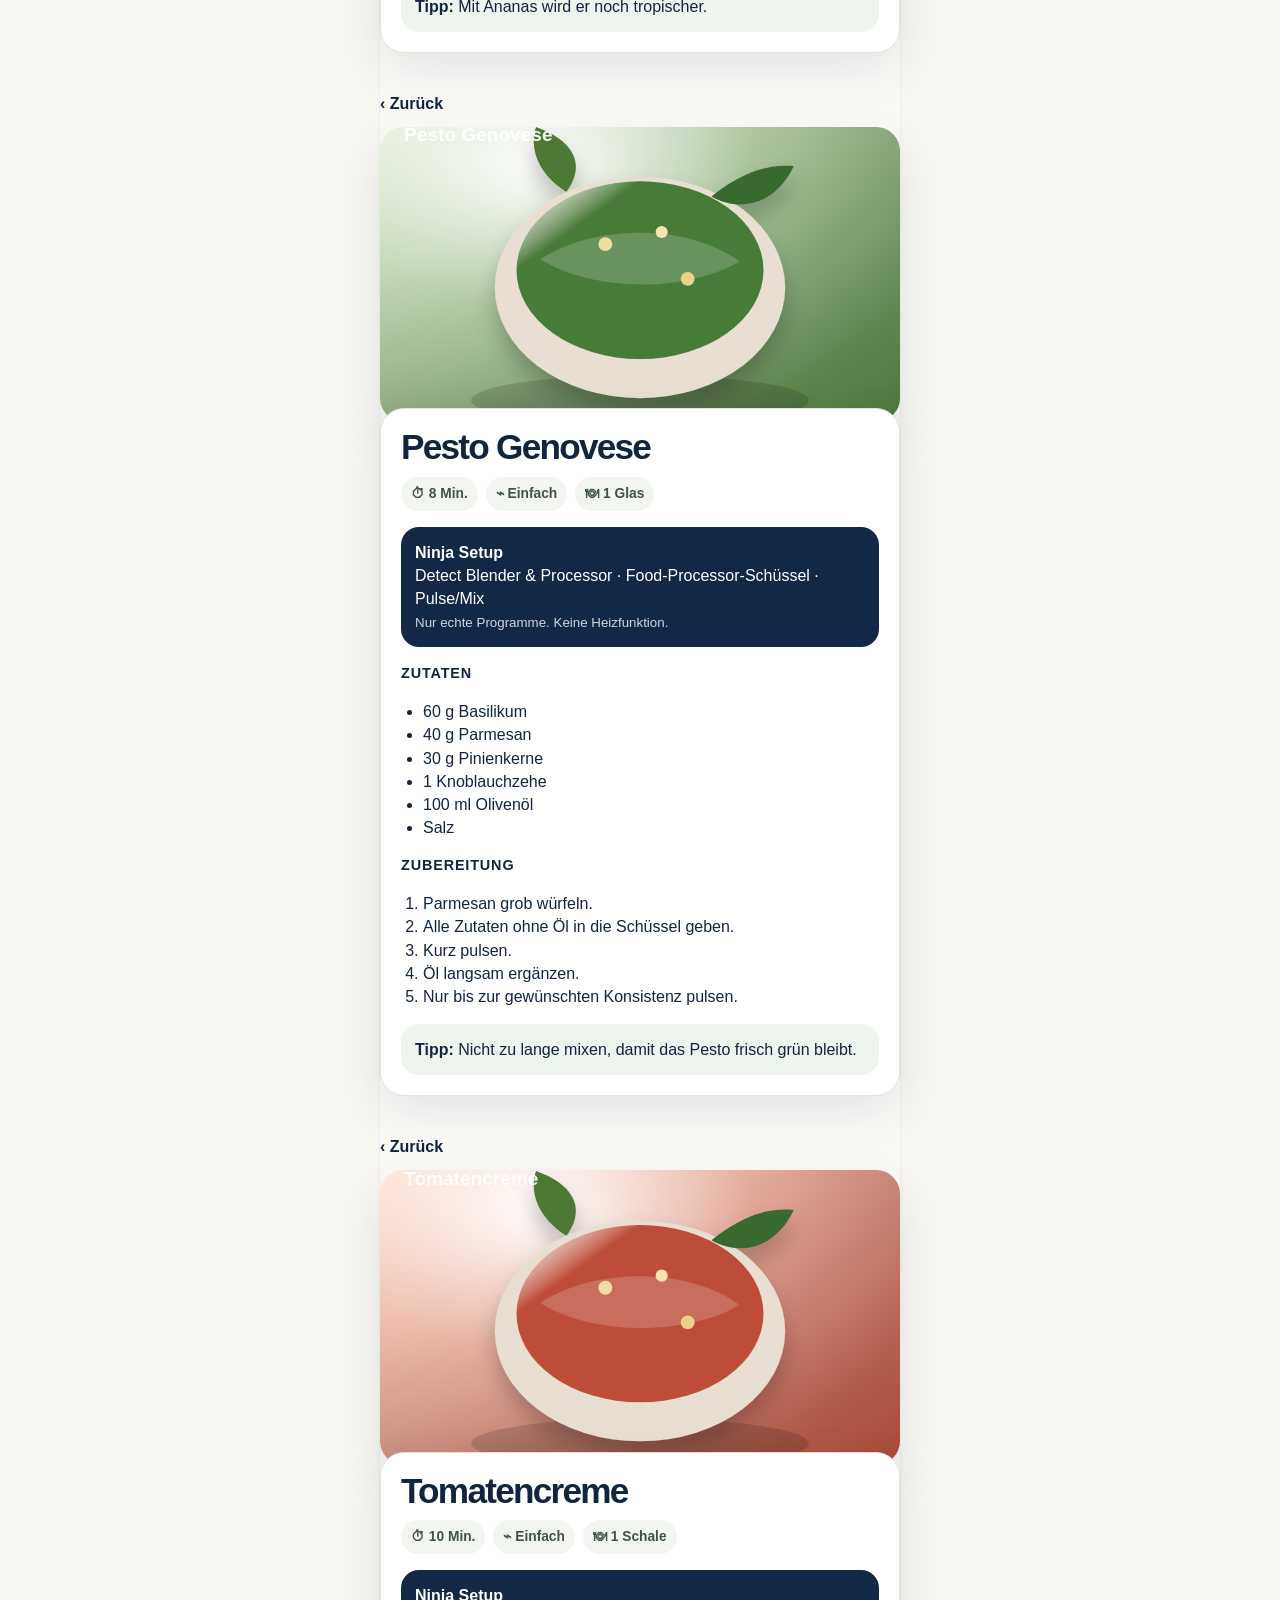
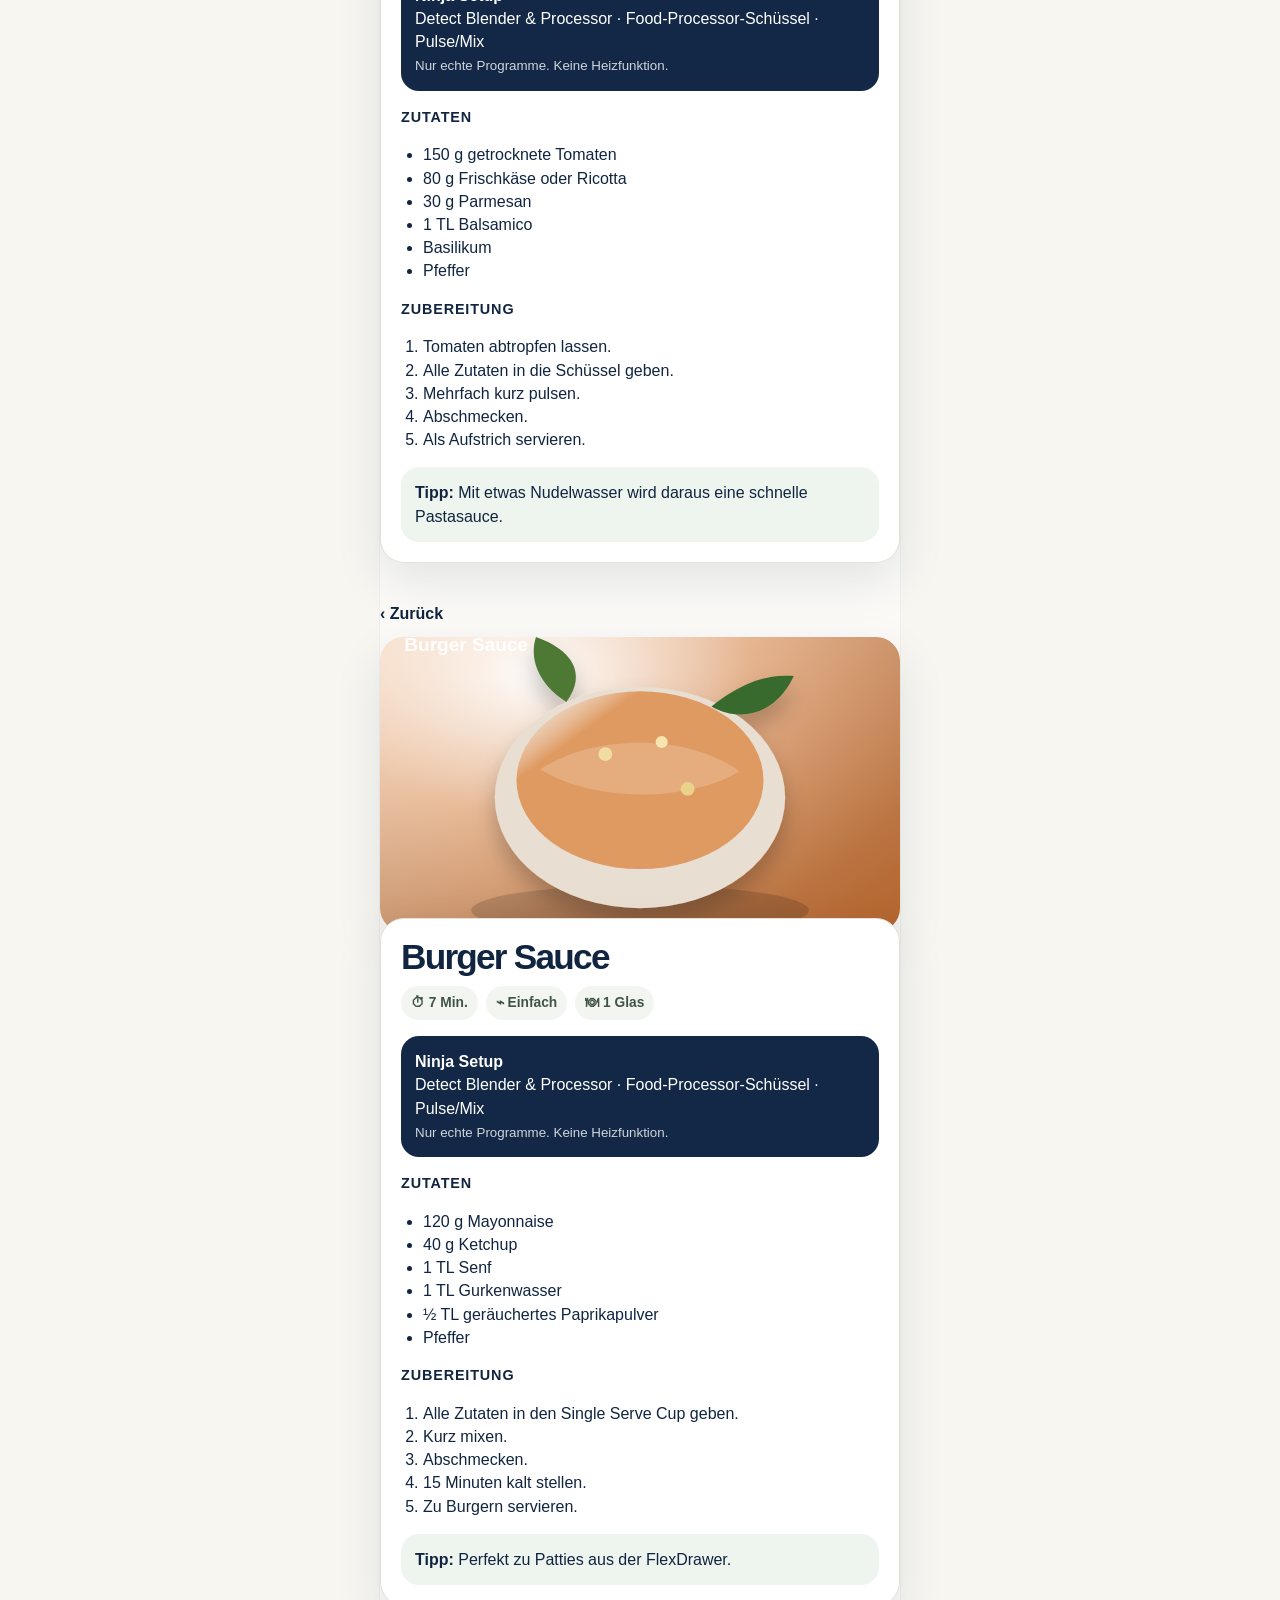
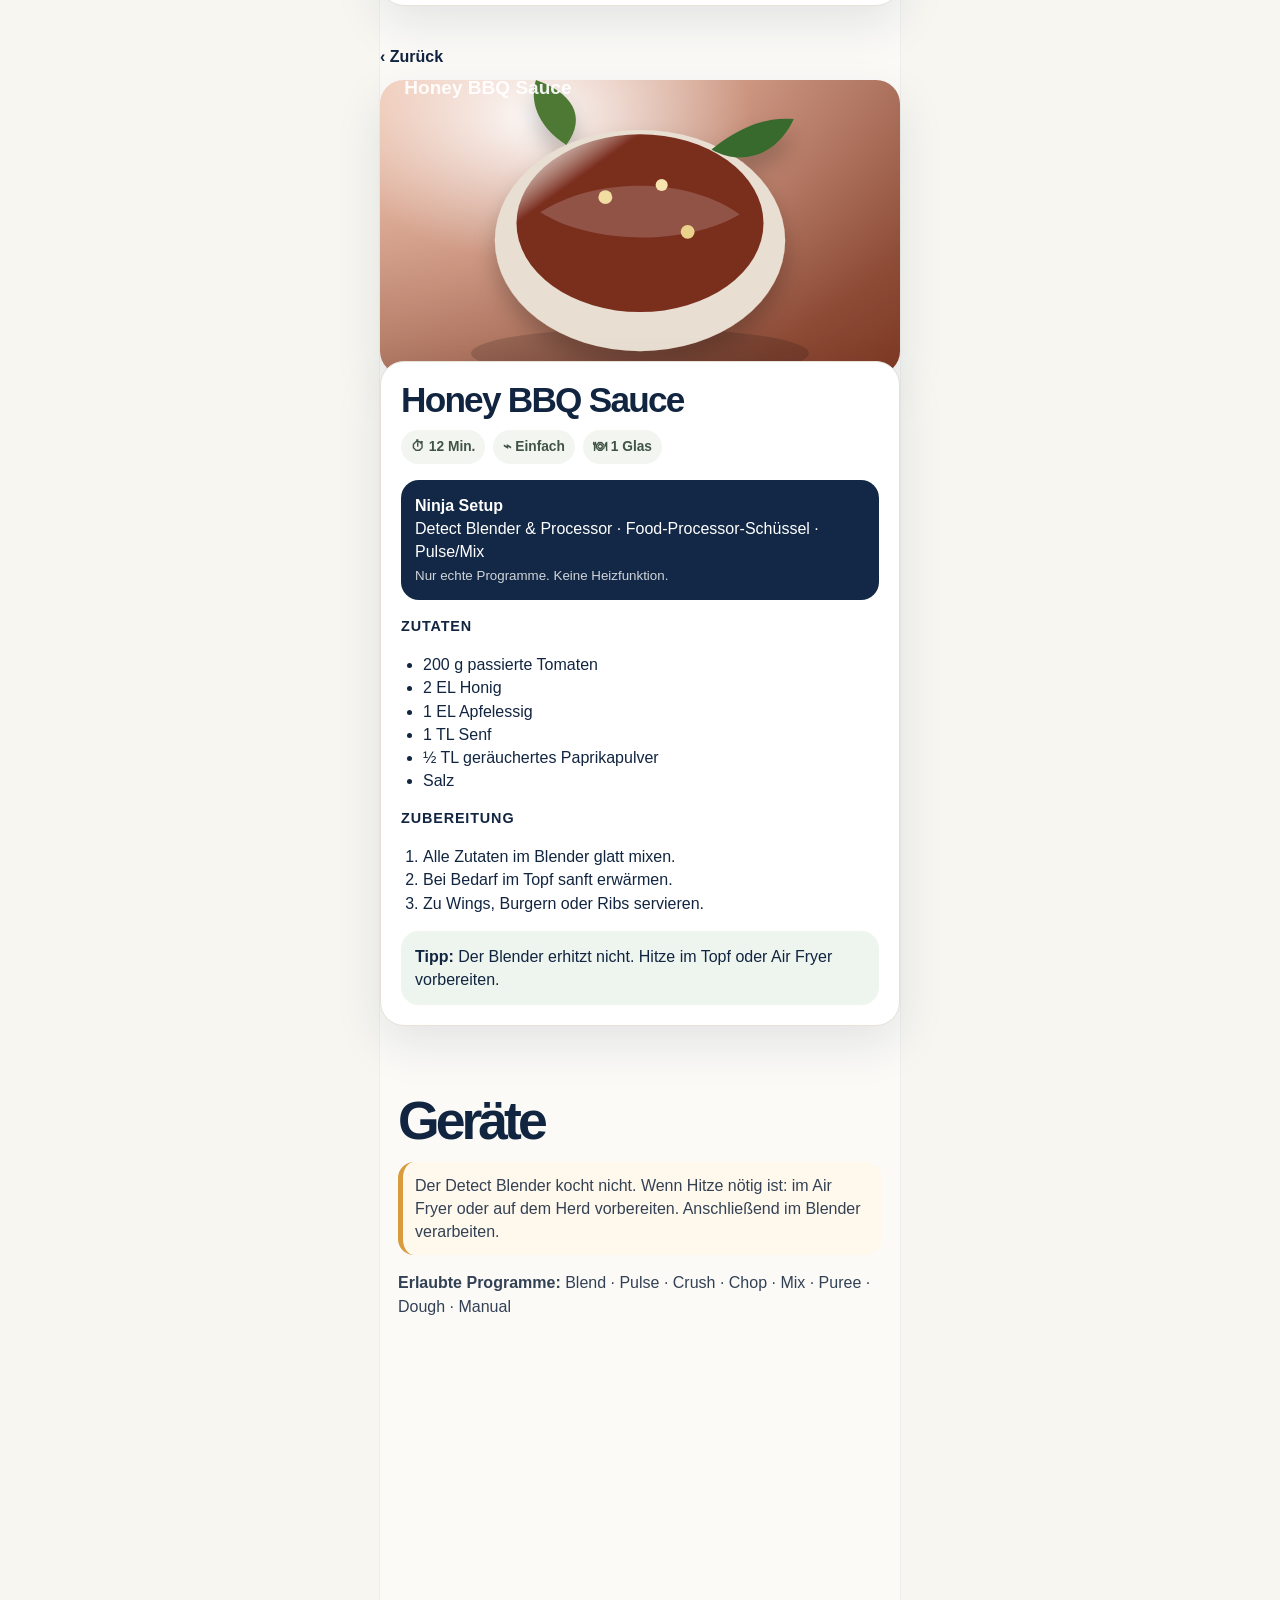
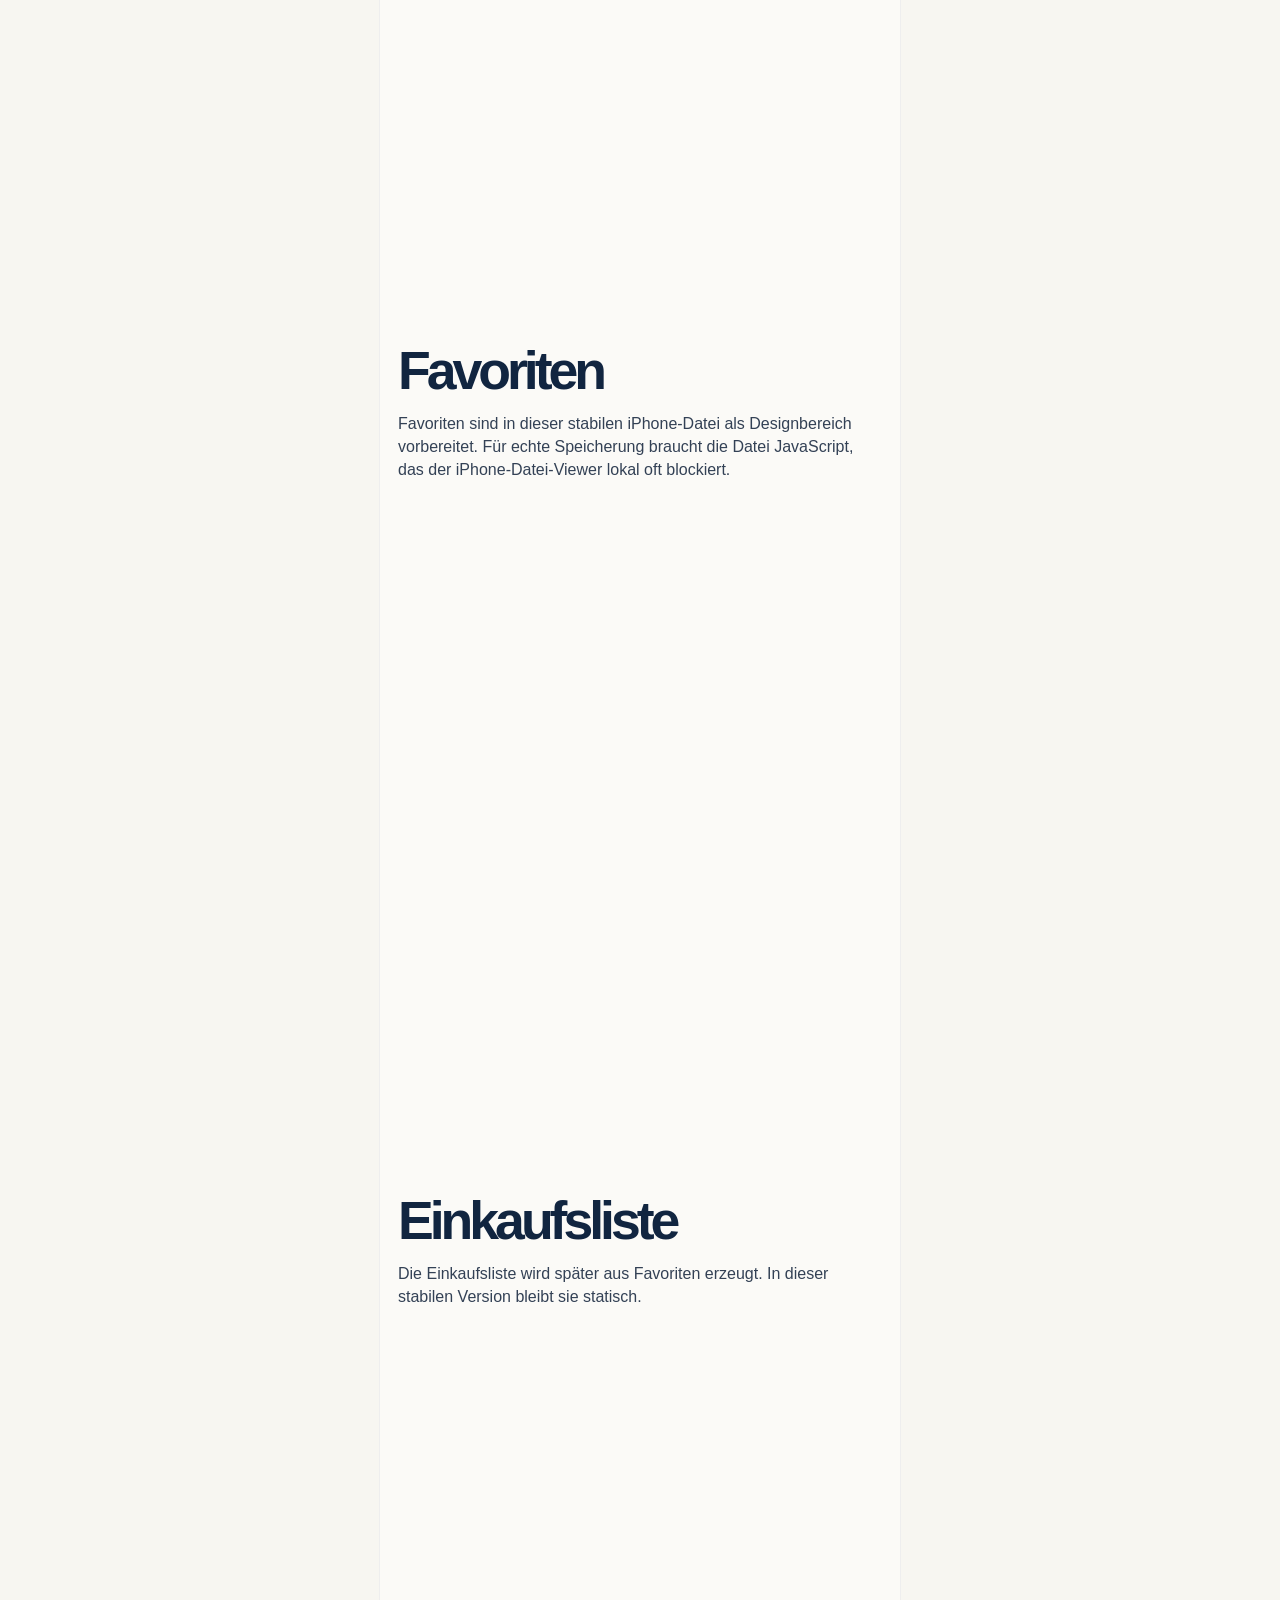
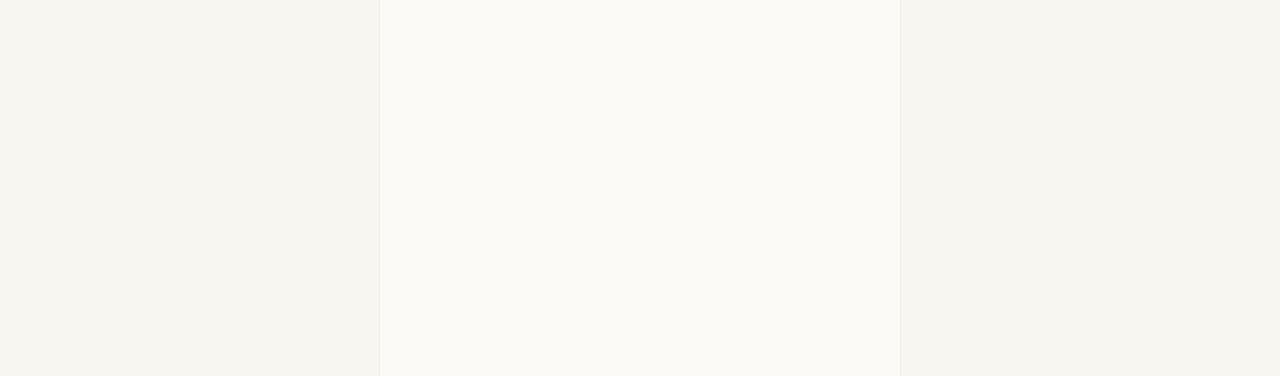
<file: Ninja_Premium_Cookbook_App_finaler_Prototyp.html>
<!doctype html>
<html lang="de">
<head>
<meta charset="utf-8"><meta name="viewport" content="width=device-width,initial-scale=1,viewport-fit=cover">
<title>Ninja Premium Cookbook App</title>
<style>
:root{--bg:#f7f6f1;--card:#fff;--ink:#112540;--muted:#667085;--line:#e7e2d8;--green:#6a8a6b;--shadow:0 18px 48px rgba(17,37,64,.10)}
*{box-sizing:border-box}html{scroll-behavior:smooth}body{margin:0;background:var(--bg);font-family:-apple-system,BlinkMacSystemFont,"Segoe UI",Roboto,Helvetica,Arial,sans-serif;color:var(--ink);line-height:1.45}
.app{max-width:520px;margin:0 auto;background:#fbfaf7;min-height:100vh;box-shadow:0 0 0 1px #eee}
.top{position:sticky;top:0;z-index:20;background:rgba(251,250,247,.92);backdrop-filter:blur(18px);border-bottom:1px solid var(--line);padding:calc(12px + env(safe-area-inset-top)) 18px 12px;display:flex;align-items:center;gap:14px}
.top b{font-size:1.08rem;flex:1;text-align:center}.circle{width:42px;height:42px;border-radius:50%;background:#fff;border:1px solid var(--line);display:grid;place-items:center;text-decoration:none;color:var(--ink);font-weight:900}
.screen{min-height:calc(100vh - 80px);padding:22px 18px 90px}.kicker{font-size:.72rem;letter-spacing:.16em;text-transform:uppercase;color:var(--green);font-weight:900}h1{font-size:3.35rem;line-height:.87;letter-spacing:-.075em;margin:18px 0;color:var(--ink)}p{color:#334155}.quick{display:grid;grid-template-columns:repeat(4,1fr);gap:10px;margin:28px 0}.quick a{background:white;border:1px solid var(--line);border-radius:20px;text-decoration:none;color:var(--ink);font-weight:800;padding:13px 8px;text-align:center;box-shadow:0 10px 24px rgba(17,37,64,.06)}.quick span{display:block;font-size:1.7rem;margin-bottom:8px}
.head{display:flex;justify-content:space-between;align-items:end;margin:26px 0 12px}h3{letter-spacing:.06em;text-transform:uppercase;font-size:.9rem;margin:0}.head a{color:var(--ink);text-decoration:none;font-weight:700;font-size:.9rem}.chapters{display:flex;gap:10px;overflow:auto;padding-bottom:4px}.chapter{min-width:138px;background:white;border:1px solid var(--line);border-radius:18px;overflow:hidden;text-decoration:none;color:var(--ink);box-shadow:var(--shadow)}.chapter img{width:100%;height:100px;object-fit:cover;display:block}.chapter b{display:block;padding:10px 10px 2px;line-height:1.1}.chapter small{display:block;padding:0 10px 12px;color:var(--muted)}
.row{display:grid;grid-template-columns:112px 1fr 28px;gap:12px;background:white;border:1px solid var(--line);border-radius:18px;padding:9px;margin:10px 0;text-decoration:none;color:var(--ink);align-items:center;box-shadow:0 8px 22px rgba(17,37,64,.06)}.row img{width:112px;height:84px;object-fit:cover;border-radius:14px}.row b{font-size:1rem}.row small{color:var(--muted)}.row span{font-size:1.5rem}
.heroimg{width:100%;height:295px;object-fit:cover;border-radius:24px;box-shadow:var(--shadow)}.back{display:inline-block;margin:8px 0 12px;text-decoration:none;color:var(--ink);font-weight:800}.detailbody{background:white;border:1px solid var(--line);border-radius:24px;padding:20px;margin-top:-20px;position:relative;box-shadow:var(--shadow)}.detailbody h2{font-size:2.2rem;line-height:1;letter-spacing:-.05em;margin:0 0 10px}.meta{display:flex;gap:8px;flex-wrap:wrap;margin:12px 0}.meta span{background:#f3f5f1;border-radius:999px;padding:7px 10px;font-weight:800;color:#405445;font-size:.86rem}.setup{background:#132846;color:white;border-radius:18px;padding:14px;margin:16px 0}.setup small{opacity:.8}ul,ol{padding-left:22px}.tip{background:#eef4ee;border-radius:18px;padding:14px;margin-top:12px}
.tabbar{position:fixed;left:0;right:0;bottom:0;background:rgba(255,255,255,.92);backdrop-filter:blur(20px);border-top:1px solid var(--line);padding:8px 8px calc(8px + env(safe-area-inset-bottom));display:flex;justify-content:center;z-index:30}.tabs{max-width:520px;width:100%;display:grid;grid-template-columns:repeat(5,1fr)}.tabs a{text-align:center;text-decoration:none;color:#667085;font-weight:700;font-size:.75rem;border-radius:16px;padding:8px 0}.tabs span{display:block;font-size:1.3rem}.tabs a:hover,.tabs a:target{background:#f3f5f1;color:var(--ink)}
#recipes,#devices,#favorites,#shopping,.detail{border-top:1px solid transparent;margin-top:30px}
.notice{background:#fff8ec;border-left:5px solid #d89b3d;border-radius:16px;padding:12px;margin:12px 0;color:#334155}
</style>
</head>
<body><div class="app">
<div class="top"><a class="circle" href="#home">‹</a><b>Ninja Premium Cookbook</b><a class="circle" href="#recipes">⌕</a></div>
<section class="screen" id="home">
<div class="kicker">Private Premium Edition</div><h1>Ninja Premium Cookbook</h1><p>Rezepte für den Ninja Detect Blender & Processor TB401EU und die Ninja Foodi FlexDrawer Air Fryer.</p>
<div class="quick"><a href="#recipes"><span>🥤</span>Blender</a><a href="#recipes"><span>🌿</span>Saucen</a><a href="#favorites"><span>♡</span>Favoriten</a><a href="#shopping"><span>☑</span>Liste</a></div>
<div class="head"><h3>Kapitel</h3><a href="#recipes">Alle anzeigen</a></div><div class="chapters">
<a class="chapter" href="#recipes"><img src="data:image/svg+xml;charset=utf-8,%0A%3Csvg%20xmlns%3D%22http%3A//www.w3.org/2000/svg%22%20viewBox%3D%220%200%201200%20800%22%3E%0A%3Cdefs%3E%0A%3ClinearGradient%20id%3D%22bg%22%20x1%3D%220%22%20y1%3D%220%22%20x2%3D%221%22%20y2%3D%221%22%3E%3Cstop%20offset%3D%220%22%20stop-color%3D%22%23f7cbd6%22/%3E%3Cstop%20offset%3D%221%22%20stop-color%3D%22%239d4965%22/%3E%3C/linearGradient%3E%0A%3CradialGradient%20id%3D%22light%22%20cx%3D%22.30%22%20cy%3D%22.18%22%20r%3D%22.80%22%3E%3Cstop%20offset%3D%220%22%20stop-color%3D%22%23fff%22%20stop-opacity%3D%22.95%22/%3E%3Cstop%20offset%3D%22.52%22%20stop-color%3D%22%23fff%22%20stop-opacity%3D%22.1%22/%3E%3Cstop%20offset%3D%221%22%20stop-color%3D%22%23000%22%20stop-opacity%3D%22.10%22/%3E%3C/radialGradient%3E%0A%3ClinearGradient%20id%3D%22drink%22%20x1%3D%220%22%20y1%3D%220%22%20x2%3D%221%22%20y2%3D%221%22%3E%3Cstop%20offset%3D%220%22%20stop-color%3D%22%23fff%22%20stop-opacity%3D%22.25%22/%3E%3Cstop%20offset%3D%22.25%22%20stop-color%3D%22%23cf5f85%22/%3E%3Cstop%20offset%3D%221%22%20stop-color%3D%22%23cf5f85%22/%3E%3C/linearGradient%3E%0A%3ClinearGradient%20id%3D%22glass%22%20x1%3D%220%22%20y1%3D%220%22%20x2%3D%221%22%20y2%3D%221%22%3E%3Cstop%20offset%3D%220%22%20stop-color%3D%22%23fff%22%20stop-opacity%3D%22.45%22/%3E%3Cstop%20offset%3D%22.26%22%20stop-color%3D%22%23cf5f85%22%20stop-opacity%3D%22.82%22/%3E%3Cstop%20offset%3D%221%22%20stop-color%3D%22%23111%22%20stop-opacity%3D%22.22%22/%3E%3C/linearGradient%3E%0A%3Cfilter%20id%3D%22shadow%22%3E%3CfeDropShadow%20dx%3D%220%22%20dy%3D%2232%22%20stdDeviation%3D%2226%22%20flood-opacity%3D%22.23%22/%3E%3C/filter%3E%0A%3C/defs%3E%0A%3Crect%20width%3D%221200%22%20height%3D%22800%22%20fill%3D%22url%28%23bg%29%22/%3E%0A%3Crect%20width%3D%221200%22%20height%3D%22800%22%20fill%3D%22url%28%23light%29%22/%3E%0A%3Cg%20filter%3D%22url%28%23shadow%29%22%3E%0A%20%20%20%20%20%20%20%20%3Cellipse%20cx%3D%22600%22%20cy%3D%22715%22%20rx%3D%22300%22%20ry%3D%2250%22%20fill%3D%22%23000%22%20opacity%3D%22.14%22/%3E%0A%20%20%20%20%20%20%20%20%3Cpath%20d%3D%22M430%20150%20C420%20250%20452%20620%20505%20665%20C545%20700%20655%20700%20695%20665%20C748%20620%20780%20250%20770%20150%20Z%22%20fill%3D%22url%28%23glass%29%22%20stroke%3D%22%23fff%22%20stroke-opacity%3D%22.65%22%20stroke-width%3D%2210%22/%3E%0A%20%20%20%20%20%20%20%20%3Cellipse%20cx%3D%22600%22%20cy%3D%22152%22%20rx%3D%22170%22%20ry%3D%2236%22%20fill%3D%22url%28%23drink%29%22%20stroke%3D%22%23fff%22%20stroke-opacity%3D%22.7%22%20stroke-width%3D%229%22/%3E%0A%20%20%20%20%20%20%20%20%3Cellipse%20cx%3D%22600%22%20cy%3D%22150%22%20rx%3D%22132%22%20ry%3D%2222%22%20fill%3D%22%23fff%22%20opacity%3D%22.18%22/%3E%0A%20%20%20%20%20%20%20%20%3Ccircle%20cx%3D%22458%22%20cy%3D%22260%22%20r%3D%2234%22%20fill%3D%22%23fff%22%20opacity%3D%22.25%22/%3E%0A%20%20%20%20%20%20%20%20%3Ccircle%20cx%3D%22770%22%20cy%3D%22305%22%20r%3D%2246%22%20fill%3D%22%23fff%22%20opacity%3D%22.2%22/%3E%0A%20%20%20%20%20%20%20%20%3Cpath%20d%3D%22M770%20140%20C855%2095%20930%20140%20945%20218%20C858%20235%20805%20205%20770%20140Z%22%20fill%3D%22%234f813a%22/%3E%0A%20%20%20%20%20%20%20%20%3Ccircle%20cx%3D%22392%22%20cy%3D%22575%22%20r%3D%2240%22%20fill%3D%22%23fff%22%20opacity%3D%22.55%22/%3E%0A%20%20%20%20%20%20%20%20%3Ccircle%20cx%3D%22795%22%20cy%3D%22575%22%20r%3D%2236%22%20fill%3D%22%23fff%22%20opacity%3D%22.46%22/%3E%0A%20%20%20%20%20%20%20%20%3C/g%3E%0A%3Ctext%20x%3D%2256%22%20y%3D%2292%22%20font-family%3D%22-apple-system%2C%20Arial%22%20font-weight%3D%22800%22%20font-size%3D%2244%22%20fill%3D%22%23fff%22%20opacity%3D%22.92%22%3EBeeren-Smoothie%3C/text%3E%0A%3C/svg%3E%0A"><b>Smoothies & Shakes</b><small>4 Rezepte</small></a><a class="chapter" href="#recipes"><img src="data:image/svg+xml;charset=utf-8,%0A%3Csvg%20xmlns%3D%22http%3A//www.w3.org/2000/svg%22%20viewBox%3D%220%200%201200%20800%22%3E%0A%3Cdefs%3E%0A%3ClinearGradient%20id%3D%22bg%22%20x1%3D%220%22%20y1%3D%220%22%20x2%3D%221%22%20y2%3D%221%22%3E%3Cstop%20offset%3D%220%22%20stop-color%3D%22%23e4efd8%22/%3E%3Cstop%20offset%3D%221%22%20stop-color%3D%22%234d7f3a%22/%3E%3C/linearGradient%3E%0A%3CradialGradient%20id%3D%22light%22%20cx%3D%22.30%22%20cy%3D%22.18%22%20r%3D%22.80%22%3E%3Cstop%20offset%3D%220%22%20stop-color%3D%22%23fff%22%20stop-opacity%3D%22.95%22/%3E%3Cstop%20offset%3D%22.52%22%20stop-color%3D%22%23fff%22%20stop-opacity%3D%22.1%22/%3E%3Cstop%20offset%3D%221%22%20stop-color%3D%22%23000%22%20stop-opacity%3D%22.10%22/%3E%3C/radialGradient%3E%0A%3ClinearGradient%20id%3D%22drink%22%20x1%3D%220%22%20y1%3D%220%22%20x2%3D%221%22%20y2%3D%221%22%3E%3Cstop%20offset%3D%220%22%20stop-color%3D%22%23fff%22%20stop-opacity%3D%22.25%22/%3E%3Cstop%20offset%3D%22.25%22%20stop-color%3D%22%23477b38%22/%3E%3Cstop%20offset%3D%221%22%20stop-color%3D%22%23477b38%22/%3E%3C/linearGradient%3E%0A%3ClinearGradient%20id%3D%22glass%22%20x1%3D%220%22%20y1%3D%220%22%20x2%3D%221%22%20y2%3D%221%22%3E%3Cstop%20offset%3D%220%22%20stop-color%3D%22%23fff%22%20stop-opacity%3D%22.45%22/%3E%3Cstop%20offset%3D%22.26%22%20stop-color%3D%22%23477b38%22%20stop-opacity%3D%22.82%22/%3E%3Cstop%20offset%3D%221%22%20stop-color%3D%22%23111%22%20stop-opacity%3D%22.22%22/%3E%3C/linearGradient%3E%0A%3Cfilter%20id%3D%22shadow%22%3E%3CfeDropShadow%20dx%3D%220%22%20dy%3D%2232%22%20stdDeviation%3D%2226%22%20flood-opacity%3D%22.23%22/%3E%3C/filter%3E%0A%3C/defs%3E%0A%3Crect%20width%3D%221200%22%20height%3D%22800%22%20fill%3D%22url%28%23bg%29%22/%3E%0A%3Crect%20width%3D%221200%22%20height%3D%22800%22%20fill%3D%22url%28%23light%29%22/%3E%0A%3Cg%20filter%3D%22url%28%23shadow%29%22%3E%0A%20%20%20%20%20%20%20%20%3Cellipse%20cx%3D%22600%22%20cy%3D%22690%22%20rx%3D%22390%22%20ry%3D%2258%22%20fill%3D%22%23000%22%20opacity%3D%22.15%22/%3E%0A%20%20%20%20%20%20%20%20%3Cellipse%20cx%3D%22600%22%20cy%3D%22430%22%20rx%3D%22335%22%20ry%3D%22255%22%20fill%3D%22%23e8ded1%22/%3E%0A%20%20%20%20%20%20%20%20%3Cellipse%20cx%3D%22600%22%20cy%3D%22390%22%20rx%3D%22285%22%20ry%3D%22205%22%20fill%3D%22url%28%23drink%29%22/%3E%0A%20%20%20%20%20%20%20%20%3Cpath%20d%3D%22M370%20365%20C500%20280%20715%20285%20830%20370%20C700%20445%20485%20438%20370%20365Z%22%20fill%3D%22%23fff%22%20opacity%3D%22.18%22/%3E%0A%20%20%20%20%20%20%20%20%3Ccircle%20cx%3D%22520%22%20cy%3D%22330%22%20r%3D%2216%22%20fill%3D%22%23f1dda1%22/%3E%0A%20%20%20%20%20%20%20%20%3Ccircle%20cx%3D%22650%22%20cy%3D%22302%22%20r%3D%2214%22%20fill%3D%22%23f7e4ae%22/%3E%0A%20%20%20%20%20%20%20%20%3Ccircle%20cx%3D%22710%22%20cy%3D%22410%22%20r%3D%2216%22%20fill%3D%22%23ebd28b%22/%3E%0A%20%20%20%20%20%20%20%20%3Cpath%20d%3D%22M430%20210%20C360%20165%20345%20105%20360%2060%20C440%2088%20480%20142%20430%20210Z%22%20fill%3D%22%234d7934%22/%3E%0A%20%20%20%20%20%20%20%20%3Cpath%20d%3D%22M765%20220%20C840%20160%20900%20145%20955%20150%20C915%20235%20835%20260%20765%20220Z%22%20fill%3D%22%23386a2e%22/%3E%0A%20%20%20%20%20%20%20%20%3C/g%3E%0A%3Ctext%20x%3D%2256%22%20y%3D%2292%22%20font-family%3D%22-apple-system%2C%20Arial%22%20font-weight%3D%22800%22%20font-size%3D%2244%22%20fill%3D%22%23fff%22%20opacity%3D%22.92%22%3EPesto%20Genovese%3C/text%3E%0A%3C/svg%3E%0A"><b>Saucen & Aufstriche</b><small>4 Rezepte</small></a><a class="chapter" href="#recipes"><img src="data:image/svg+xml;charset=utf-8,%0A%3Csvg%20xmlns%3D%22http%3A//www.w3.org/2000/svg%22%20viewBox%3D%220%200%201200%20800%22%3E%0A%3Cdefs%3E%0A%3ClinearGradient%20id%3D%22bg%22%20x1%3D%220%22%20y1%3D%220%22%20x2%3D%221%22%20y2%3D%221%22%3E%3Cstop%20offset%3D%220%22%20stop-color%3D%22%23f0dcc8%22/%3E%3Cstop%20offset%3D%221%22%20stop-color%3D%22%239a5a30%22/%3E%3C/linearGradient%3E%0A%3CradialGradient%20id%3D%22light%22%20cx%3D%22.30%22%20cy%3D%22.18%22%20r%3D%22.80%22%3E%3Cstop%20offset%3D%220%22%20stop-color%3D%22%23fff%22%20stop-opacity%3D%22.95%22/%3E%3Cstop%20offset%3D%22.52%22%20stop-color%3D%22%23fff%22%20stop-opacity%3D%22.1%22/%3E%3Cstop%20offset%3D%221%22%20stop-color%3D%22%23000%22%20stop-opacity%3D%22.10%22/%3E%3C/radialGradient%3E%0A%3ClinearGradient%20id%3D%22drink%22%20x1%3D%220%22%20y1%3D%220%22%20x2%3D%221%22%20y2%3D%221%22%3E%3Cstop%20offset%3D%220%22%20stop-color%3D%22%23fff%22%20stop-opacity%3D%22.25%22/%3E%3Cstop%20offset%3D%22.25%22%20stop-color%3D%22%23dca15b%22/%3E%3Cstop%20offset%3D%221%22%20stop-color%3D%22%23dca15b%22/%3E%3C/linearGradient%3E%0A%3ClinearGradient%20id%3D%22glass%22%20x1%3D%220%22%20y1%3D%220%22%20x2%3D%221%22%20y2%3D%221%22%3E%3Cstop%20offset%3D%220%22%20stop-color%3D%22%23fff%22%20stop-opacity%3D%22.45%22/%3E%3Cstop%20offset%3D%22.26%22%20stop-color%3D%22%23dca15b%22%20stop-opacity%3D%22.82%22/%3E%3Cstop%20offset%3D%221%22%20stop-color%3D%22%23111%22%20stop-opacity%3D%22.22%22/%3E%3C/linearGradient%3E%0A%3Cfilter%20id%3D%22shadow%22%3E%3CfeDropShadow%20dx%3D%220%22%20dy%3D%2232%22%20stdDeviation%3D%2226%22%20flood-opacity%3D%22.23%22/%3E%3C/filter%3E%0A%3C/defs%3E%0A%3Crect%20width%3D%221200%22%20height%3D%22800%22%20fill%3D%22url%28%23bg%29%22/%3E%0A%3Crect%20width%3D%221200%22%20height%3D%22800%22%20fill%3D%22url%28%23light%29%22/%3E%0A%3Cg%20filter%3D%22url%28%23shadow%29%22%3E%0A%20%20%20%20%20%20%20%20%3Cellipse%20cx%3D%22600%22%20cy%3D%22690%22%20rx%3D%22390%22%20ry%3D%2258%22%20fill%3D%22%23000%22%20opacity%3D%22.15%22/%3E%0A%20%20%20%20%20%20%20%20%3Cellipse%20cx%3D%22600%22%20cy%3D%22430%22%20rx%3D%22335%22%20ry%3D%22255%22%20fill%3D%22%23e8ded1%22/%3E%0A%20%20%20%20%20%20%20%20%3Cellipse%20cx%3D%22600%22%20cy%3D%22390%22%20rx%3D%22285%22%20ry%3D%22205%22%20fill%3D%22url%28%23drink%29%22/%3E%0A%20%20%20%20%20%20%20%20%3Cpath%20d%3D%22M370%20365%20C500%20280%20715%20285%20830%20370%20C700%20445%20485%20438%20370%20365Z%22%20fill%3D%22%23fff%22%20opacity%3D%22.18%22/%3E%0A%20%20%20%20%20%20%20%20%3Ccircle%20cx%3D%22520%22%20cy%3D%22330%22%20r%3D%2216%22%20fill%3D%22%23f1dda1%22/%3E%0A%20%20%20%20%20%20%20%20%3Ccircle%20cx%3D%22650%22%20cy%3D%22302%22%20r%3D%2214%22%20fill%3D%22%23f7e4ae%22/%3E%0A%20%20%20%20%20%20%20%20%3Ccircle%20cx%3D%22710%22%20cy%3D%22410%22%20r%3D%2216%22%20fill%3D%22%23ebd28b%22/%3E%0A%20%20%20%20%20%20%20%20%3Cpath%20d%3D%22M430%20210%20C360%20165%20345%20105%20360%2060%20C440%2088%20480%20142%20430%20210Z%22%20fill%3D%22%234d7934%22/%3E%0A%20%20%20%20%20%20%20%20%3Cpath%20d%3D%22M765%20220%20C840%20160%20900%20145%20955%20150%20C915%20235%20835%20260%20765%20220Z%22%20fill%3D%22%23386a2e%22/%3E%0A%20%20%20%20%20%20%20%20%3C/g%3E%0A%3Ctext%20x%3D%2256%22%20y%3D%2292%22%20font-family%3D%22-apple-system%2C%20Arial%22%20font-weight%3D%22800%22%20font-size%3D%2244%22%20fill%3D%22%23fff%22%20opacity%3D%22.92%22%3EAir%20Fryer%3C/text%3E%0A%3C/svg%3E%0A"><b>Air Fryer Basics</b><small>kommt bald</small></a><a class="chapter" href="#recipes"><img src="data:image/svg+xml;charset=utf-8,%0A%3Csvg%20xmlns%3D%22http%3A//www.w3.org/2000/svg%22%20viewBox%3D%220%200%201200%20800%22%3E%0A%3Cdefs%3E%0A%3ClinearGradient%20id%3D%22bg%22%20x1%3D%220%22%20y1%3D%220%22%20x2%3D%221%22%20y2%3D%221%22%3E%3Cstop%20offset%3D%220%22%20stop-color%3D%22%23ead2c0%22/%3E%3Cstop%20offset%3D%221%22%20stop-color%3D%22%237f3c28%22/%3E%3C/linearGradient%3E%0A%3CradialGradient%20id%3D%22light%22%20cx%3D%22.30%22%20cy%3D%22.18%22%20r%3D%22.80%22%3E%3Cstop%20offset%3D%220%22%20stop-color%3D%22%23fff%22%20stop-opacity%3D%22.95%22/%3E%3Cstop%20offset%3D%22.52%22%20stop-color%3D%22%23fff%22%20stop-opacity%3D%22.1%22/%3E%3Cstop%20offset%3D%221%22%20stop-color%3D%22%23000%22%20stop-opacity%3D%22.10%22/%3E%3C/radialGradient%3E%0A%3ClinearGradient%20id%3D%22drink%22%20x1%3D%220%22%20y1%3D%220%22%20x2%3D%221%22%20y2%3D%221%22%3E%3Cstop%20offset%3D%220%22%20stop-color%3D%22%23fff%22%20stop-opacity%3D%22.25%22/%3E%3Cstop%20offset%3D%22.25%22%20stop-color%3D%22%23b34f32%22/%3E%3Cstop%20offset%3D%221%22%20stop-color%3D%22%23b34f32%22/%3E%3C/linearGradient%3E%0A%3ClinearGradient%20id%3D%22glass%22%20x1%3D%220%22%20y1%3D%220%22%20x2%3D%221%22%20y2%3D%221%22%3E%3Cstop%20offset%3D%220%22%20stop-color%3D%22%23fff%22%20stop-opacity%3D%22.45%22/%3E%3Cstop%20offset%3D%22.26%22%20stop-color%3D%22%23b34f32%22%20stop-opacity%3D%22.82%22/%3E%3Cstop%20offset%3D%221%22%20stop-color%3D%22%23111%22%20stop-opacity%3D%22.22%22/%3E%3C/linearGradient%3E%0A%3Cfilter%20id%3D%22shadow%22%3E%3CfeDropShadow%20dx%3D%220%22%20dy%3D%2232%22%20stdDeviation%3D%2226%22%20flood-opacity%3D%22.23%22/%3E%3C/filter%3E%0A%3C/defs%3E%0A%3Crect%20width%3D%221200%22%20height%3D%22800%22%20fill%3D%22url%28%23bg%29%22/%3E%0A%3Crect%20width%3D%221200%22%20height%3D%22800%22%20fill%3D%22url%28%23light%29%22/%3E%0A%3Cg%20filter%3D%22url%28%23shadow%29%22%3E%0A%20%20%20%20%20%20%20%20%3Cellipse%20cx%3D%22600%22%20cy%3D%22690%22%20rx%3D%22390%22%20ry%3D%2258%22%20fill%3D%22%23000%22%20opacity%3D%22.15%22/%3E%0A%20%20%20%20%20%20%20%20%3Cellipse%20cx%3D%22600%22%20cy%3D%22430%22%20rx%3D%22335%22%20ry%3D%22255%22%20fill%3D%22%23e8ded1%22/%3E%0A%20%20%20%20%20%20%20%20%3Cellipse%20cx%3D%22600%22%20cy%3D%22390%22%20rx%3D%22285%22%20ry%3D%22205%22%20fill%3D%22url%28%23drink%29%22/%3E%0A%20%20%20%20%20%20%20%20%3Cpath%20d%3D%22M370%20365%20C500%20280%20715%20285%20830%20370%20C700%20445%20485%20438%20370%20365Z%22%20fill%3D%22%23fff%22%20opacity%3D%22.18%22/%3E%0A%20%20%20%20%20%20%20%20%3Ccircle%20cx%3D%22520%22%20cy%3D%22330%22%20r%3D%2216%22%20fill%3D%22%23f1dda1%22/%3E%0A%20%20%20%20%20%20%20%20%3Ccircle%20cx%3D%22650%22%20cy%3D%22302%22%20r%3D%2214%22%20fill%3D%22%23f7e4ae%22/%3E%0A%20%20%20%20%20%20%20%20%3Ccircle%20cx%3D%22710%22%20cy%3D%22410%22%20r%3D%2216%22%20fill%3D%22%23ebd28b%22/%3E%0A%20%20%20%20%20%20%20%20%3Cpath%20d%3D%22M430%20210%20C360%20165%20345%20105%20360%2060%20C440%2088%20480%20142%20430%20210Z%22%20fill%3D%22%234d7934%22/%3E%0A%20%20%20%20%20%20%20%20%3Cpath%20d%3D%22M765%20220%20C840%20160%20900%20145%20955%20150%20C915%20235%20835%20260%20765%20220Z%22%20fill%3D%22%23386a2e%22/%3E%0A%20%20%20%20%20%20%20%20%3C/g%3E%0A%3Ctext%20x%3D%2256%22%20y%3D%2292%22%20font-family%3D%22-apple-system%2C%20Arial%22%20font-weight%3D%22800%22%20font-size%3D%2244%22%20fill%3D%22%23fff%22%20opacity%3D%22.92%22%3EHauptgerichte%3C/text%3E%0A%3C/svg%3E%0A"><b>Hauptgerichte</b><small>kommt bald</small></a>
</div>
<div class="head"><h3>Beliebte Rezepte</h3><a href="#recipes">Alle anzeigen</a></div>
<a class="row" href="#berry">
  <img src="data:image/svg+xml;charset=utf-8,%0A%3Csvg%20xmlns%3D%22http%3A//www.w3.org/2000/svg%22%20viewBox%3D%220%200%201200%20800%22%3E%0A%3Cdefs%3E%0A%3ClinearGradient%20id%3D%22bg%22%20x1%3D%220%22%20y1%3D%220%22%20x2%3D%221%22%20y2%3D%221%22%3E%3Cstop%20offset%3D%220%22%20stop-color%3D%22%23f7cbd6%22/%3E%3Cstop%20offset%3D%221%22%20stop-color%3D%22%239d4965%22/%3E%3C/linearGradient%3E%0A%3CradialGradient%20id%3D%22light%22%20cx%3D%22.30%22%20cy%3D%22.18%22%20r%3D%22.80%22%3E%3Cstop%20offset%3D%220%22%20stop-color%3D%22%23fff%22%20stop-opacity%3D%22.95%22/%3E%3Cstop%20offset%3D%22.52%22%20stop-color%3D%22%23fff%22%20stop-opacity%3D%22.1%22/%3E%3Cstop%20offset%3D%221%22%20stop-color%3D%22%23000%22%20stop-opacity%3D%22.10%22/%3E%3C/radialGradient%3E%0A%3ClinearGradient%20id%3D%22drink%22%20x1%3D%220%22%20y1%3D%220%22%20x2%3D%221%22%20y2%3D%221%22%3E%3Cstop%20offset%3D%220%22%20stop-color%3D%22%23fff%22%20stop-opacity%3D%22.25%22/%3E%3Cstop%20offset%3D%22.25%22%20stop-color%3D%22%23cf5f85%22/%3E%3Cstop%20offset%3D%221%22%20stop-color%3D%22%23cf5f85%22/%3E%3C/linearGradient%3E%0A%3ClinearGradient%20id%3D%22glass%22%20x1%3D%220%22%20y1%3D%220%22%20x2%3D%221%22%20y2%3D%221%22%3E%3Cstop%20offset%3D%220%22%20stop-color%3D%22%23fff%22%20stop-opacity%3D%22.45%22/%3E%3Cstop%20offset%3D%22.26%22%20stop-color%3D%22%23cf5f85%22%20stop-opacity%3D%22.82%22/%3E%3Cstop%20offset%3D%221%22%20stop-color%3D%22%23111%22%20stop-opacity%3D%22.22%22/%3E%3C/linearGradient%3E%0A%3Cfilter%20id%3D%22shadow%22%3E%3CfeDropShadow%20dx%3D%220%22%20dy%3D%2232%22%20stdDeviation%3D%2226%22%20flood-opacity%3D%22.23%22/%3E%3C/filter%3E%0A%3C/defs%3E%0A%3Crect%20width%3D%221200%22%20height%3D%22800%22%20fill%3D%22url%28%23bg%29%22/%3E%0A%3Crect%20width%3D%221200%22%20height%3D%22800%22%20fill%3D%22url%28%23light%29%22/%3E%0A%3Cg%20filter%3D%22url%28%23shadow%29%22%3E%0A%20%20%20%20%20%20%20%20%3Cellipse%20cx%3D%22600%22%20cy%3D%22715%22%20rx%3D%22300%22%20ry%3D%2250%22%20fill%3D%22%23000%22%20opacity%3D%22.14%22/%3E%0A%20%20%20%20%20%20%20%20%3Cpath%20d%3D%22M430%20150%20C420%20250%20452%20620%20505%20665%20C545%20700%20655%20700%20695%20665%20C748%20620%20780%20250%20770%20150%20Z%22%20fill%3D%22url%28%23glass%29%22%20stroke%3D%22%23fff%22%20stroke-opacity%3D%22.65%22%20stroke-width%3D%2210%22/%3E%0A%20%20%20%20%20%20%20%20%3Cellipse%20cx%3D%22600%22%20cy%3D%22152%22%20rx%3D%22170%22%20ry%3D%2236%22%20fill%3D%22url%28%23drink%29%22%20stroke%3D%22%23fff%22%20stroke-opacity%3D%22.7%22%20stroke-width%3D%229%22/%3E%0A%20%20%20%20%20%20%20%20%3Cellipse%20cx%3D%22600%22%20cy%3D%22150%22%20rx%3D%22132%22%20ry%3D%2222%22%20fill%3D%22%23fff%22%20opacity%3D%22.18%22/%3E%0A%20%20%20%20%20%20%20%20%3Ccircle%20cx%3D%22458%22%20cy%3D%22260%22%20r%3D%2234%22%20fill%3D%22%23fff%22%20opacity%3D%22.25%22/%3E%0A%20%20%20%20%20%20%20%20%3Ccircle%20cx%3D%22770%22%20cy%3D%22305%22%20r%3D%2246%22%20fill%3D%22%23fff%22%20opacity%3D%22.2%22/%3E%0A%20%20%20%20%20%20%20%20%3Cpath%20d%3D%22M770%20140%20C855%2095%20930%20140%20945%20218%20C858%20235%20805%20205%20770%20140Z%22%20fill%3D%22%234f813a%22/%3E%0A%20%20%20%20%20%20%20%20%3Ccircle%20cx%3D%22392%22%20cy%3D%22575%22%20r%3D%2240%22%20fill%3D%22%23fff%22%20opacity%3D%22.55%22/%3E%0A%20%20%20%20%20%20%20%20%3Ccircle%20cx%3D%22795%22%20cy%3D%22575%22%20r%3D%2236%22%20fill%3D%22%23fff%22%20opacity%3D%22.46%22/%3E%0A%20%20%20%20%20%20%20%20%3C/g%3E%0A%3Ctext%20x%3D%2256%22%20y%3D%2292%22%20font-family%3D%22-apple-system%2C%20Arial%22%20font-weight%3D%22800%22%20font-size%3D%2244%22%20fill%3D%22%23fff%22%20opacity%3D%22.92%22%3EBeeren-Smoothie%3C/text%3E%0A%3C/svg%3E%0A" alt="Beeren-Smoothie">
  <div><b>Beeren-Smoothie</b><small>Smoothies & Shakes<br>⏱ 5 Min. · Leicht</small></div><span>♡</span>
</a>
<a class="row" href="#green">
  <img src="data:image/svg+xml;charset=utf-8,%0A%3Csvg%20xmlns%3D%22http%3A//www.w3.org/2000/svg%22%20viewBox%3D%220%200%201200%20800%22%3E%0A%3Cdefs%3E%0A%3ClinearGradient%20id%3D%22bg%22%20x1%3D%220%22%20y1%3D%220%22%20x2%3D%221%22%20y2%3D%221%22%3E%3Cstop%20offset%3D%220%22%20stop-color%3D%22%23e0efd2%22/%3E%3Cstop%20offset%3D%221%22%20stop-color%3D%22%235e8d4d%22/%3E%3C/linearGradient%3E%0A%3CradialGradient%20id%3D%22light%22%20cx%3D%22.30%22%20cy%3D%22.18%22%20r%3D%22.80%22%3E%3Cstop%20offset%3D%220%22%20stop-color%3D%22%23fff%22%20stop-opacity%3D%22.95%22/%3E%3Cstop%20offset%3D%22.52%22%20stop-color%3D%22%23fff%22%20stop-opacity%3D%22.1%22/%3E%3Cstop%20offset%3D%221%22%20stop-color%3D%22%23000%22%20stop-opacity%3D%22.10%22/%3E%3C/radialGradient%3E%0A%3ClinearGradient%20id%3D%22drink%22%20x1%3D%220%22%20y1%3D%220%22%20x2%3D%221%22%20y2%3D%221%22%3E%3Cstop%20offset%3D%220%22%20stop-color%3D%22%23fff%22%20stop-opacity%3D%22.25%22/%3E%3Cstop%20offset%3D%22.25%22%20stop-color%3D%22%237cad53%22/%3E%3Cstop%20offset%3D%221%22%20stop-color%3D%22%237cad53%22/%3E%3C/linearGradient%3E%0A%3ClinearGradient%20id%3D%22glass%22%20x1%3D%220%22%20y1%3D%220%22%20x2%3D%221%22%20y2%3D%221%22%3E%3Cstop%20offset%3D%220%22%20stop-color%3D%22%23fff%22%20stop-opacity%3D%22.45%22/%3E%3Cstop%20offset%3D%22.26%22%20stop-color%3D%22%237cad53%22%20stop-opacity%3D%22.82%22/%3E%3Cstop%20offset%3D%221%22%20stop-color%3D%22%23111%22%20stop-opacity%3D%22.22%22/%3E%3C/linearGradient%3E%0A%3Cfilter%20id%3D%22shadow%22%3E%3CfeDropShadow%20dx%3D%220%22%20dy%3D%2232%22%20stdDeviation%3D%2226%22%20flood-opacity%3D%22.23%22/%3E%3C/filter%3E%0A%3C/defs%3E%0A%3Crect%20width%3D%221200%22%20height%3D%22800%22%20fill%3D%22url%28%23bg%29%22/%3E%0A%3Crect%20width%3D%221200%22%20height%3D%22800%22%20fill%3D%22url%28%23light%29%22/%3E%0A%3Cg%20filter%3D%22url%28%23shadow%29%22%3E%0A%20%20%20%20%20%20%20%20%3Cellipse%20cx%3D%22600%22%20cy%3D%22715%22%20rx%3D%22300%22%20ry%3D%2250%22%20fill%3D%22%23000%22%20opacity%3D%22.14%22/%3E%0A%20%20%20%20%20%20%20%20%3Cpath%20d%3D%22M430%20150%20C420%20250%20452%20620%20505%20665%20C545%20700%20655%20700%20695%20665%20C748%20620%20780%20250%20770%20150%20Z%22%20fill%3D%22url%28%23glass%29%22%20stroke%3D%22%23fff%22%20stroke-opacity%3D%22.65%22%20stroke-width%3D%2210%22/%3E%0A%20%20%20%20%20%20%20%20%3Cellipse%20cx%3D%22600%22%20cy%3D%22152%22%20rx%3D%22170%22%20ry%3D%2236%22%20fill%3D%22url%28%23drink%29%22%20stroke%3D%22%23fff%22%20stroke-opacity%3D%22.7%22%20stroke-width%3D%229%22/%3E%0A%20%20%20%20%20%20%20%20%3Cellipse%20cx%3D%22600%22%20cy%3D%22150%22%20rx%3D%22132%22%20ry%3D%2222%22%20fill%3D%22%23fff%22%20opacity%3D%22.18%22/%3E%0A%20%20%20%20%20%20%20%20%3Ccircle%20cx%3D%22458%22%20cy%3D%22260%22%20r%3D%2234%22%20fill%3D%22%23fff%22%20opacity%3D%22.25%22/%3E%0A%20%20%20%20%20%20%20%20%3Ccircle%20cx%3D%22770%22%20cy%3D%22305%22%20r%3D%2246%22%20fill%3D%22%23fff%22%20opacity%3D%22.2%22/%3E%0A%20%20%20%20%20%20%20%20%3Cpath%20d%3D%22M770%20140%20C855%2095%20930%20140%20945%20218%20C858%20235%20805%20205%20770%20140Z%22%20fill%3D%22%234f813a%22/%3E%0A%20%20%20%20%20%20%20%20%3Ccircle%20cx%3D%22392%22%20cy%3D%22575%22%20r%3D%2240%22%20fill%3D%22%23fff%22%20opacity%3D%22.55%22/%3E%0A%20%20%20%20%20%20%20%20%3Ccircle%20cx%3D%22795%22%20cy%3D%22575%22%20r%3D%2236%22%20fill%3D%22%23fff%22%20opacity%3D%22.46%22/%3E%0A%20%20%20%20%20%20%20%20%3C/g%3E%0A%3Ctext%20x%3D%2256%22%20y%3D%2292%22%20font-family%3D%22-apple-system%2C%20Arial%22%20font-weight%3D%22800%22%20font-size%3D%2244%22%20fill%3D%22%23fff%22%20opacity%3D%22.92%22%3EGreen%20Detox%20Smoothie%3C/text%3E%0A%3C/svg%3E%0A" alt="Green Detox Smoothie">
  <div><b>Green Detox Smoothie</b><small>Smoothies & Shakes<br>⏱ 6 Min. · Leicht</small></div><span>♡</span>
</a>
<a class="row" href="#choco">
  <img src="data:image/svg+xml;charset=utf-8,%0A%3Csvg%20xmlns%3D%22http%3A//www.w3.org/2000/svg%22%20viewBox%3D%220%200%201200%20800%22%3E%0A%3Cdefs%3E%0A%3ClinearGradient%20id%3D%22bg%22%20x1%3D%220%22%20y1%3D%220%22%20x2%3D%221%22%20y2%3D%221%22%3E%3Cstop%20offset%3D%220%22%20stop-color%3D%22%23efd9c9%22/%3E%3Cstop%20offset%3D%221%22%20stop-color%3D%22%237a4a30%22/%3E%3C/linearGradient%3E%0A%3CradialGradient%20id%3D%22light%22%20cx%3D%22.30%22%20cy%3D%22.18%22%20r%3D%22.80%22%3E%3Cstop%20offset%3D%220%22%20stop-color%3D%22%23fff%22%20stop-opacity%3D%22.95%22/%3E%3Cstop%20offset%3D%22.52%22%20stop-color%3D%22%23fff%22%20stop-opacity%3D%22.1%22/%3E%3Cstop%20offset%3D%221%22%20stop-color%3D%22%23000%22%20stop-opacity%3D%22.10%22/%3E%3C/radialGradient%3E%0A%3ClinearGradient%20id%3D%22drink%22%20x1%3D%220%22%20y1%3D%220%22%20x2%3D%221%22%20y2%3D%221%22%3E%3Cstop%20offset%3D%220%22%20stop-color%3D%22%23fff%22%20stop-opacity%3D%22.25%22/%3E%3Cstop%20offset%3D%22.25%22%20stop-color%3D%22%238d573f%22/%3E%3Cstop%20offset%3D%221%22%20stop-color%3D%22%238d573f%22/%3E%3C/linearGradient%3E%0A%3ClinearGradient%20id%3D%22glass%22%20x1%3D%220%22%20y1%3D%220%22%20x2%3D%221%22%20y2%3D%221%22%3E%3Cstop%20offset%3D%220%22%20stop-color%3D%22%23fff%22%20stop-opacity%3D%22.45%22/%3E%3Cstop%20offset%3D%22.26%22%20stop-color%3D%22%238d573f%22%20stop-opacity%3D%22.82%22/%3E%3Cstop%20offset%3D%221%22%20stop-color%3D%22%23111%22%20stop-opacity%3D%22.22%22/%3E%3C/linearGradient%3E%0A%3Cfilter%20id%3D%22shadow%22%3E%3CfeDropShadow%20dx%3D%220%22%20dy%3D%2232%22%20stdDeviation%3D%2226%22%20flood-opacity%3D%22.23%22/%3E%3C/filter%3E%0A%3C/defs%3E%0A%3Crect%20width%3D%221200%22%20height%3D%22800%22%20fill%3D%22url%28%23bg%29%22/%3E%0A%3Crect%20width%3D%221200%22%20height%3D%22800%22%20fill%3D%22url%28%23light%29%22/%3E%0A%3Cg%20filter%3D%22url%28%23shadow%29%22%3E%0A%20%20%20%20%20%20%20%20%3Cellipse%20cx%3D%22600%22%20cy%3D%22715%22%20rx%3D%22300%22%20ry%3D%2250%22%20fill%3D%22%23000%22%20opacity%3D%22.14%22/%3E%0A%20%20%20%20%20%20%20%20%3Cpath%20d%3D%22M430%20150%20C420%20250%20452%20620%20505%20665%20C545%20700%20655%20700%20695%20665%20C748%20620%20780%20250%20770%20150%20Z%22%20fill%3D%22url%28%23glass%29%22%20stroke%3D%22%23fff%22%20stroke-opacity%3D%22.65%22%20stroke-width%3D%2210%22/%3E%0A%20%20%20%20%20%20%20%20%3Cellipse%20cx%3D%22600%22%20cy%3D%22152%22%20rx%3D%22170%22%20ry%3D%2236%22%20fill%3D%22url%28%23drink%29%22%20stroke%3D%22%23fff%22%20stroke-opacity%3D%22.7%22%20stroke-width%3D%229%22/%3E%0A%20%20%20%20%20%20%20%20%3Cellipse%20cx%3D%22600%22%20cy%3D%22150%22%20rx%3D%22132%22%20ry%3D%2222%22%20fill%3D%22%23fff%22%20opacity%3D%22.18%22/%3E%0A%20%20%20%20%20%20%20%20%3Ccircle%20cx%3D%22458%22%20cy%3D%22260%22%20r%3D%2234%22%20fill%3D%22%23fff%22%20opacity%3D%22.25%22/%3E%0A%20%20%20%20%20%20%20%20%3Ccircle%20cx%3D%22770%22%20cy%3D%22305%22%20r%3D%2246%22%20fill%3D%22%23fff%22%20opacity%3D%22.2%22/%3E%0A%20%20%20%20%20%20%20%20%3Cpath%20d%3D%22M770%20140%20C855%2095%20930%20140%20945%20218%20C858%20235%20805%20205%20770%20140Z%22%20fill%3D%22%234f813a%22/%3E%0A%20%20%20%20%20%20%20%20%3Ccircle%20cx%3D%22392%22%20cy%3D%22575%22%20r%3D%2240%22%20fill%3D%22%23fff%22%20opacity%3D%22.55%22/%3E%0A%20%20%20%20%20%20%20%20%3Ccircle%20cx%3D%22795%22%20cy%3D%22575%22%20r%3D%2236%22%20fill%3D%22%23fff%22%20opacity%3D%22.46%22/%3E%0A%20%20%20%20%20%20%20%20%3C/g%3E%0A%3Ctext%20x%3D%2256%22%20y%3D%2292%22%20font-family%3D%22-apple-system%2C%20Arial%22%20font-weight%3D%22800%22%20font-size%3D%2244%22%20fill%3D%22%23fff%22%20opacity%3D%22.92%22%3ESchoko-Bananen-Shake%3C/text%3E%0A%3C/svg%3E%0A" alt="Schoko-Bananen-Shake">
  <div><b>Schoko-Bananen-Shake</b><small>Smoothies & Shakes<br>⏱ 5 Min. · Leicht</small></div><span>♡</span>
</a>
<a class="row" href="#mango">
  <img src="data:image/svg+xml;charset=utf-8,%0A%3Csvg%20xmlns%3D%22http%3A//www.w3.org/2000/svg%22%20viewBox%3D%220%200%201200%20800%22%3E%0A%3Cdefs%3E%0A%3ClinearGradient%20id%3D%22bg%22%20x1%3D%220%22%20y1%3D%220%22%20x2%3D%221%22%20y2%3D%221%22%3E%3Cstop%20offset%3D%220%22%20stop-color%3D%22%23fff0c8%22/%3E%3Cstop%20offset%3D%221%22%20stop-color%3D%22%23e5a12d%22/%3E%3C/linearGradient%3E%0A%3CradialGradient%20id%3D%22light%22%20cx%3D%22.30%22%20cy%3D%22.18%22%20r%3D%22.80%22%3E%3Cstop%20offset%3D%220%22%20stop-color%3D%22%23fff%22%20stop-opacity%3D%22.95%22/%3E%3Cstop%20offset%3D%22.52%22%20stop-color%3D%22%23fff%22%20stop-opacity%3D%22.1%22/%3E%3Cstop%20offset%3D%221%22%20stop-color%3D%22%23000%22%20stop-opacity%3D%22.10%22/%3E%3C/radialGradient%3E%0A%3ClinearGradient%20id%3D%22drink%22%20x1%3D%220%22%20y1%3D%220%22%20x2%3D%221%22%20y2%3D%221%22%3E%3Cstop%20offset%3D%220%22%20stop-color%3D%22%23fff%22%20stop-opacity%3D%22.25%22/%3E%3Cstop%20offset%3D%22.25%22%20stop-color%3D%22%23f0ba3d%22/%3E%3Cstop%20offset%3D%221%22%20stop-color%3D%22%23f0ba3d%22/%3E%3C/linearGradient%3E%0A%3ClinearGradient%20id%3D%22glass%22%20x1%3D%220%22%20y1%3D%220%22%20x2%3D%221%22%20y2%3D%221%22%3E%3Cstop%20offset%3D%220%22%20stop-color%3D%22%23fff%22%20stop-opacity%3D%22.45%22/%3E%3Cstop%20offset%3D%22.26%22%20stop-color%3D%22%23f0ba3d%22%20stop-opacity%3D%22.82%22/%3E%3Cstop%20offset%3D%221%22%20stop-color%3D%22%23111%22%20stop-opacity%3D%22.22%22/%3E%3C/linearGradient%3E%0A%3Cfilter%20id%3D%22shadow%22%3E%3CfeDropShadow%20dx%3D%220%22%20dy%3D%2232%22%20stdDeviation%3D%2226%22%20flood-opacity%3D%22.23%22/%3E%3C/filter%3E%0A%3C/defs%3E%0A%3Crect%20width%3D%221200%22%20height%3D%22800%22%20fill%3D%22url%28%23bg%29%22/%3E%0A%3Crect%20width%3D%221200%22%20height%3D%22800%22%20fill%3D%22url%28%23light%29%22/%3E%0A%3Cg%20filter%3D%22url%28%23shadow%29%22%3E%0A%20%20%20%20%20%20%20%20%3Cellipse%20cx%3D%22600%22%20cy%3D%22715%22%20rx%3D%22300%22%20ry%3D%2250%22%20fill%3D%22%23000%22%20opacity%3D%22.14%22/%3E%0A%20%20%20%20%20%20%20%20%3Cpath%20d%3D%22M430%20150%20C420%20250%20452%20620%20505%20665%20C545%20700%20655%20700%20695%20665%20C748%20620%20780%20250%20770%20150%20Z%22%20fill%3D%22url%28%23glass%29%22%20stroke%3D%22%23fff%22%20stroke-opacity%3D%22.65%22%20stroke-width%3D%2210%22/%3E%0A%20%20%20%20%20%20%20%20%3Cellipse%20cx%3D%22600%22%20cy%3D%22152%22%20rx%3D%22170%22%20ry%3D%2236%22%20fill%3D%22url%28%23drink%29%22%20stroke%3D%22%23fff%22%20stroke-opacity%3D%22.7%22%20stroke-width%3D%229%22/%3E%0A%20%20%20%20%20%20%20%20%3Cellipse%20cx%3D%22600%22%20cy%3D%22150%22%20rx%3D%22132%22%20ry%3D%2222%22%20fill%3D%22%23fff%22%20opacity%3D%22.18%22/%3E%0A%20%20%20%20%20%20%20%20%3Ccircle%20cx%3D%22458%22%20cy%3D%22260%22%20r%3D%2234%22%20fill%3D%22%23fff%22%20opacity%3D%22.25%22/%3E%0A%20%20%20%20%20%20%20%20%3Ccircle%20cx%3D%22770%22%20cy%3D%22305%22%20r%3D%2246%22%20fill%3D%22%23fff%22%20opacity%3D%22.2%22/%3E%0A%20%20%20%20%20%20%20%20%3Cpath%20d%3D%22M770%20140%20C855%2095%20930%20140%20945%20218%20C858%20235%20805%20205%20770%20140Z%22%20fill%3D%22%234f813a%22/%3E%0A%20%20%20%20%20%20%20%20%3Ccircle%20cx%3D%22392%22%20cy%3D%22575%22%20r%3D%2240%22%20fill%3D%22%23fff%22%20opacity%3D%22.55%22/%3E%0A%20%20%20%20%20%20%20%20%3Ccircle%20cx%3D%22795%22%20cy%3D%22575%22%20r%3D%2236%22%20fill%3D%22%23fff%22%20opacity%3D%22.46%22/%3E%0A%20%20%20%20%20%20%20%20%3C/g%3E%0A%3Ctext%20x%3D%2256%22%20y%3D%2292%22%20font-family%3D%22-apple-system%2C%20Arial%22%20font-weight%3D%22800%22%20font-size%3D%2244%22%20fill%3D%22%23fff%22%20opacity%3D%22.92%22%3EMango%20Shake%3C/text%3E%0A%3C/svg%3E%0A" alt="Mango Shake">
  <div><b>Mango Shake</b><small>Smoothies & Shakes<br>⏱ 5 Min. · Leicht</small></div><span>♡</span>
</a>
</section>
<section class="screen" id="recipes"><h1>Rezepte</h1>
<a class="row" href="#berry">
  <img src="data:image/svg+xml;charset=utf-8,%0A%3Csvg%20xmlns%3D%22http%3A//www.w3.org/2000/svg%22%20viewBox%3D%220%200%201200%20800%22%3E%0A%3Cdefs%3E%0A%3ClinearGradient%20id%3D%22bg%22%20x1%3D%220%22%20y1%3D%220%22%20x2%3D%221%22%20y2%3D%221%22%3E%3Cstop%20offset%3D%220%22%20stop-color%3D%22%23f7cbd6%22/%3E%3Cstop%20offset%3D%221%22%20stop-color%3D%22%239d4965%22/%3E%3C/linearGradient%3E%0A%3CradialGradient%20id%3D%22light%22%20cx%3D%22.30%22%20cy%3D%22.18%22%20r%3D%22.80%22%3E%3Cstop%20offset%3D%220%22%20stop-color%3D%22%23fff%22%20stop-opacity%3D%22.95%22/%3E%3Cstop%20offset%3D%22.52%22%20stop-color%3D%22%23fff%22%20stop-opacity%3D%22.1%22/%3E%3Cstop%20offset%3D%221%22%20stop-color%3D%22%23000%22%20stop-opacity%3D%22.10%22/%3E%3C/radialGradient%3E%0A%3ClinearGradient%20id%3D%22drink%22%20x1%3D%220%22%20y1%3D%220%22%20x2%3D%221%22%20y2%3D%221%22%3E%3Cstop%20offset%3D%220%22%20stop-color%3D%22%23fff%22%20stop-opacity%3D%22.25%22/%3E%3Cstop%20offset%3D%22.25%22%20stop-color%3D%22%23cf5f85%22/%3E%3Cstop%20offset%3D%221%22%20stop-color%3D%22%23cf5f85%22/%3E%3C/linearGradient%3E%0A%3ClinearGradient%20id%3D%22glass%22%20x1%3D%220%22%20y1%3D%220%22%20x2%3D%221%22%20y2%3D%221%22%3E%3Cstop%20offset%3D%220%22%20stop-color%3D%22%23fff%22%20stop-opacity%3D%22.45%22/%3E%3Cstop%20offset%3D%22.26%22%20stop-color%3D%22%23cf5f85%22%20stop-opacity%3D%22.82%22/%3E%3Cstop%20offset%3D%221%22%20stop-color%3D%22%23111%22%20stop-opacity%3D%22.22%22/%3E%3C/linearGradient%3E%0A%3Cfilter%20id%3D%22shadow%22%3E%3CfeDropShadow%20dx%3D%220%22%20dy%3D%2232%22%20stdDeviation%3D%2226%22%20flood-opacity%3D%22.23%22/%3E%3C/filter%3E%0A%3C/defs%3E%0A%3Crect%20width%3D%221200%22%20height%3D%22800%22%20fill%3D%22url%28%23bg%29%22/%3E%0A%3Crect%20width%3D%221200%22%20height%3D%22800%22%20fill%3D%22url%28%23light%29%22/%3E%0A%3Cg%20filter%3D%22url%28%23shadow%29%22%3E%0A%20%20%20%20%20%20%20%20%3Cellipse%20cx%3D%22600%22%20cy%3D%22715%22%20rx%3D%22300%22%20ry%3D%2250%22%20fill%3D%22%23000%22%20opacity%3D%22.14%22/%3E%0A%20%20%20%20%20%20%20%20%3Cpath%20d%3D%22M430%20150%20C420%20250%20452%20620%20505%20665%20C545%20700%20655%20700%20695%20665%20C748%20620%20780%20250%20770%20150%20Z%22%20fill%3D%22url%28%23glass%29%22%20stroke%3D%22%23fff%22%20stroke-opacity%3D%22.65%22%20stroke-width%3D%2210%22/%3E%0A%20%20%20%20%20%20%20%20%3Cellipse%20cx%3D%22600%22%20cy%3D%22152%22%20rx%3D%22170%22%20ry%3D%2236%22%20fill%3D%22url%28%23drink%29%22%20stroke%3D%22%23fff%22%20stroke-opacity%3D%22.7%22%20stroke-width%3D%229%22/%3E%0A%20%20%20%20%20%20%20%20%3Cellipse%20cx%3D%22600%22%20cy%3D%22150%22%20rx%3D%22132%22%20ry%3D%2222%22%20fill%3D%22%23fff%22%20opacity%3D%22.18%22/%3E%0A%20%20%20%20%20%20%20%20%3Ccircle%20cx%3D%22458%22%20cy%3D%22260%22%20r%3D%2234%22%20fill%3D%22%23fff%22%20opacity%3D%22.25%22/%3E%0A%20%20%20%20%20%20%20%20%3Ccircle%20cx%3D%22770%22%20cy%3D%22305%22%20r%3D%2246%22%20fill%3D%22%23fff%22%20opacity%3D%22.2%22/%3E%0A%20%20%20%20%20%20%20%20%3Cpath%20d%3D%22M770%20140%20C855%2095%20930%20140%20945%20218%20C858%20235%20805%20205%20770%20140Z%22%20fill%3D%22%234f813a%22/%3E%0A%20%20%20%20%20%20%20%20%3Ccircle%20cx%3D%22392%22%20cy%3D%22575%22%20r%3D%2240%22%20fill%3D%22%23fff%22%20opacity%3D%22.55%22/%3E%0A%20%20%20%20%20%20%20%20%3Ccircle%20cx%3D%22795%22%20cy%3D%22575%22%20r%3D%2236%22%20fill%3D%22%23fff%22%20opacity%3D%22.46%22/%3E%0A%20%20%20%20%20%20%20%20%3C/g%3E%0A%3Ctext%20x%3D%2256%22%20y%3D%2292%22%20font-family%3D%22-apple-system%2C%20Arial%22%20font-weight%3D%22800%22%20font-size%3D%2244%22%20fill%3D%22%23fff%22%20opacity%3D%22.92%22%3EBeeren-Smoothie%3C/text%3E%0A%3C/svg%3E%0A" alt="Beeren-Smoothie">
  <div><b>Beeren-Smoothie</b><small>Smoothies & Shakes<br>⏱ 5 Min. · Leicht</small></div><span>♡</span>
</a>
<a class="row" href="#green">
  <img src="data:image/svg+xml;charset=utf-8,%0A%3Csvg%20xmlns%3D%22http%3A//www.w3.org/2000/svg%22%20viewBox%3D%220%200%201200%20800%22%3E%0A%3Cdefs%3E%0A%3ClinearGradient%20id%3D%22bg%22%20x1%3D%220%22%20y1%3D%220%22%20x2%3D%221%22%20y2%3D%221%22%3E%3Cstop%20offset%3D%220%22%20stop-color%3D%22%23e0efd2%22/%3E%3Cstop%20offset%3D%221%22%20stop-color%3D%22%235e8d4d%22/%3E%3C/linearGradient%3E%0A%3CradialGradient%20id%3D%22light%22%20cx%3D%22.30%22%20cy%3D%22.18%22%20r%3D%22.80%22%3E%3Cstop%20offset%3D%220%22%20stop-color%3D%22%23fff%22%20stop-opacity%3D%22.95%22/%3E%3Cstop%20offset%3D%22.52%22%20stop-color%3D%22%23fff%22%20stop-opacity%3D%22.1%22/%3E%3Cstop%20offset%3D%221%22%20stop-color%3D%22%23000%22%20stop-opacity%3D%22.10%22/%3E%3C/radialGradient%3E%0A%3ClinearGradient%20id%3D%22drink%22%20x1%3D%220%22%20y1%3D%220%22%20x2%3D%221%22%20y2%3D%221%22%3E%3Cstop%20offset%3D%220%22%20stop-color%3D%22%23fff%22%20stop-opacity%3D%22.25%22/%3E%3Cstop%20offset%3D%22.25%22%20stop-color%3D%22%237cad53%22/%3E%3Cstop%20offset%3D%221%22%20stop-color%3D%22%237cad53%22/%3E%3C/linearGradient%3E%0A%3ClinearGradient%20id%3D%22glass%22%20x1%3D%220%22%20y1%3D%220%22%20x2%3D%221%22%20y2%3D%221%22%3E%3Cstop%20offset%3D%220%22%20stop-color%3D%22%23fff%22%20stop-opacity%3D%22.45%22/%3E%3Cstop%20offset%3D%22.26%22%20stop-color%3D%22%237cad53%22%20stop-opacity%3D%22.82%22/%3E%3Cstop%20offset%3D%221%22%20stop-color%3D%22%23111%22%20stop-opacity%3D%22.22%22/%3E%3C/linearGradient%3E%0A%3Cfilter%20id%3D%22shadow%22%3E%3CfeDropShadow%20dx%3D%220%22%20dy%3D%2232%22%20stdDeviation%3D%2226%22%20flood-opacity%3D%22.23%22/%3E%3C/filter%3E%0A%3C/defs%3E%0A%3Crect%20width%3D%221200%22%20height%3D%22800%22%20fill%3D%22url%28%23bg%29%22/%3E%0A%3Crect%20width%3D%221200%22%20height%3D%22800%22%20fill%3D%22url%28%23light%29%22/%3E%0A%3Cg%20filter%3D%22url%28%23shadow%29%22%3E%0A%20%20%20%20%20%20%20%20%3Cellipse%20cx%3D%22600%22%20cy%3D%22715%22%20rx%3D%22300%22%20ry%3D%2250%22%20fill%3D%22%23000%22%20opacity%3D%22.14%22/%3E%0A%20%20%20%20%20%20%20%20%3Cpath%20d%3D%22M430%20150%20C420%20250%20452%20620%20505%20665%20C545%20700%20655%20700%20695%20665%20C748%20620%20780%20250%20770%20150%20Z%22%20fill%3D%22url%28%23glass%29%22%20stroke%3D%22%23fff%22%20stroke-opacity%3D%22.65%22%20stroke-width%3D%2210%22/%3E%0A%20%20%20%20%20%20%20%20%3Cellipse%20cx%3D%22600%22%20cy%3D%22152%22%20rx%3D%22170%22%20ry%3D%2236%22%20fill%3D%22url%28%23drink%29%22%20stroke%3D%22%23fff%22%20stroke-opacity%3D%22.7%22%20stroke-width%3D%229%22/%3E%0A%20%20%20%20%20%20%20%20%3Cellipse%20cx%3D%22600%22%20cy%3D%22150%22%20rx%3D%22132%22%20ry%3D%2222%22%20fill%3D%22%23fff%22%20opacity%3D%22.18%22/%3E%0A%20%20%20%20%20%20%20%20%3Ccircle%20cx%3D%22458%22%20cy%3D%22260%22%20r%3D%2234%22%20fill%3D%22%23fff%22%20opacity%3D%22.25%22/%3E%0A%20%20%20%20%20%20%20%20%3Ccircle%20cx%3D%22770%22%20cy%3D%22305%22%20r%3D%2246%22%20fill%3D%22%23fff%22%20opacity%3D%22.2%22/%3E%0A%20%20%20%20%20%20%20%20%3Cpath%20d%3D%22M770%20140%20C855%2095%20930%20140%20945%20218%20C858%20235%20805%20205%20770%20140Z%22%20fill%3D%22%234f813a%22/%3E%0A%20%20%20%20%20%20%20%20%3Ccircle%20cx%3D%22392%22%20cy%3D%22575%22%20r%3D%2240%22%20fill%3D%22%23fff%22%20opacity%3D%22.55%22/%3E%0A%20%20%20%20%20%20%20%20%3Ccircle%20cx%3D%22795%22%20cy%3D%22575%22%20r%3D%2236%22%20fill%3D%22%23fff%22%20opacity%3D%22.46%22/%3E%0A%20%20%20%20%20%20%20%20%3C/g%3E%0A%3Ctext%20x%3D%2256%22%20y%3D%2292%22%20font-family%3D%22-apple-system%2C%20Arial%22%20font-weight%3D%22800%22%20font-size%3D%2244%22%20fill%3D%22%23fff%22%20opacity%3D%22.92%22%3EGreen%20Detox%20Smoothie%3C/text%3E%0A%3C/svg%3E%0A" alt="Green Detox Smoothie">
  <div><b>Green Detox Smoothie</b><small>Smoothies & Shakes<br>⏱ 6 Min. · Leicht</small></div><span>♡</span>
</a>
<a class="row" href="#choco">
  <img src="data:image/svg+xml;charset=utf-8,%0A%3Csvg%20xmlns%3D%22http%3A//www.w3.org/2000/svg%22%20viewBox%3D%220%200%201200%20800%22%3E%0A%3Cdefs%3E%0A%3ClinearGradient%20id%3D%22bg%22%20x1%3D%220%22%20y1%3D%220%22%20x2%3D%221%22%20y2%3D%221%22%3E%3Cstop%20offset%3D%220%22%20stop-color%3D%22%23efd9c9%22/%3E%3Cstop%20offset%3D%221%22%20stop-color%3D%22%237a4a30%22/%3E%3C/linearGradient%3E%0A%3CradialGradient%20id%3D%22light%22%20cx%3D%22.30%22%20cy%3D%22.18%22%20r%3D%22.80%22%3E%3Cstop%20offset%3D%220%22%20stop-color%3D%22%23fff%22%20stop-opacity%3D%22.95%22/%3E%3Cstop%20offset%3D%22.52%22%20stop-color%3D%22%23fff%22%20stop-opacity%3D%22.1%22/%3E%3Cstop%20offset%3D%221%22%20stop-color%3D%22%23000%22%20stop-opacity%3D%22.10%22/%3E%3C/radialGradient%3E%0A%3ClinearGradient%20id%3D%22drink%22%20x1%3D%220%22%20y1%3D%220%22%20x2%3D%221%22%20y2%3D%221%22%3E%3Cstop%20offset%3D%220%22%20stop-color%3D%22%23fff%22%20stop-opacity%3D%22.25%22/%3E%3Cstop%20offset%3D%22.25%22%20stop-color%3D%22%238d573f%22/%3E%3Cstop%20offset%3D%221%22%20stop-color%3D%22%238d573f%22/%3E%3C/linearGradient%3E%0A%3ClinearGradient%20id%3D%22glass%22%20x1%3D%220%22%20y1%3D%220%22%20x2%3D%221%22%20y2%3D%221%22%3E%3Cstop%20offset%3D%220%22%20stop-color%3D%22%23fff%22%20stop-opacity%3D%22.45%22/%3E%3Cstop%20offset%3D%22.26%22%20stop-color%3D%22%238d573f%22%20stop-opacity%3D%22.82%22/%3E%3Cstop%20offset%3D%221%22%20stop-color%3D%22%23111%22%20stop-opacity%3D%22.22%22/%3E%3C/linearGradient%3E%0A%3Cfilter%20id%3D%22shadow%22%3E%3CfeDropShadow%20dx%3D%220%22%20dy%3D%2232%22%20stdDeviation%3D%2226%22%20flood-opacity%3D%22.23%22/%3E%3C/filter%3E%0A%3C/defs%3E%0A%3Crect%20width%3D%221200%22%20height%3D%22800%22%20fill%3D%22url%28%23bg%29%22/%3E%0A%3Crect%20width%3D%221200%22%20height%3D%22800%22%20fill%3D%22url%28%23light%29%22/%3E%0A%3Cg%20filter%3D%22url%28%23shadow%29%22%3E%0A%20%20%20%20%20%20%20%20%3Cellipse%20cx%3D%22600%22%20cy%3D%22715%22%20rx%3D%22300%22%20ry%3D%2250%22%20fill%3D%22%23000%22%20opacity%3D%22.14%22/%3E%0A%20%20%20%20%20%20%20%20%3Cpath%20d%3D%22M430%20150%20C420%20250%20452%20620%20505%20665%20C545%20700%20655%20700%20695%20665%20C748%20620%20780%20250%20770%20150%20Z%22%20fill%3D%22url%28%23glass%29%22%20stroke%3D%22%23fff%22%20stroke-opacity%3D%22.65%22%20stroke-width%3D%2210%22/%3E%0A%20%20%20%20%20%20%20%20%3Cellipse%20cx%3D%22600%22%20cy%3D%22152%22%20rx%3D%22170%22%20ry%3D%2236%22%20fill%3D%22url%28%23drink%29%22%20stroke%3D%22%23fff%22%20stroke-opacity%3D%22.7%22%20stroke-width%3D%229%22/%3E%0A%20%20%20%20%20%20%20%20%3Cellipse%20cx%3D%22600%22%20cy%3D%22150%22%20rx%3D%22132%22%20ry%3D%2222%22%20fill%3D%22%23fff%22%20opacity%3D%22.18%22/%3E%0A%20%20%20%20%20%20%20%20%3Ccircle%20cx%3D%22458%22%20cy%3D%22260%22%20r%3D%2234%22%20fill%3D%22%23fff%22%20opacity%3D%22.25%22/%3E%0A%20%20%20%20%20%20%20%20%3Ccircle%20cx%3D%22770%22%20cy%3D%22305%22%20r%3D%2246%22%20fill%3D%22%23fff%22%20opacity%3D%22.2%22/%3E%0A%20%20%20%20%20%20%20%20%3Cpath%20d%3D%22M770%20140%20C855%2095%20930%20140%20945%20218%20C858%20235%20805%20205%20770%20140Z%22%20fill%3D%22%234f813a%22/%3E%0A%20%20%20%20%20%20%20%20%3Ccircle%20cx%3D%22392%22%20cy%3D%22575%22%20r%3D%2240%22%20fill%3D%22%23fff%22%20opacity%3D%22.55%22/%3E%0A%20%20%20%20%20%20%20%20%3Ccircle%20cx%3D%22795%22%20cy%3D%22575%22%20r%3D%2236%22%20fill%3D%22%23fff%22%20opacity%3D%22.46%22/%3E%0A%20%20%20%20%20%20%20%20%3C/g%3E%0A%3Ctext%20x%3D%2256%22%20y%3D%2292%22%20font-family%3D%22-apple-system%2C%20Arial%22%20font-weight%3D%22800%22%20font-size%3D%2244%22%20fill%3D%22%23fff%22%20opacity%3D%22.92%22%3ESchoko-Bananen-Shake%3C/text%3E%0A%3C/svg%3E%0A" alt="Schoko-Bananen-Shake">
  <div><b>Schoko-Bananen-Shake</b><small>Smoothies & Shakes<br>⏱ 5 Min. · Leicht</small></div><span>♡</span>
</a>
<a class="row" href="#mango">
  <img src="data:image/svg+xml;charset=utf-8,%0A%3Csvg%20xmlns%3D%22http%3A//www.w3.org/2000/svg%22%20viewBox%3D%220%200%201200%20800%22%3E%0A%3Cdefs%3E%0A%3ClinearGradient%20id%3D%22bg%22%20x1%3D%220%22%20y1%3D%220%22%20x2%3D%221%22%20y2%3D%221%22%3E%3Cstop%20offset%3D%220%22%20stop-color%3D%22%23fff0c8%22/%3E%3Cstop%20offset%3D%221%22%20stop-color%3D%22%23e5a12d%22/%3E%3C/linearGradient%3E%0A%3CradialGradient%20id%3D%22light%22%20cx%3D%22.30%22%20cy%3D%22.18%22%20r%3D%22.80%22%3E%3Cstop%20offset%3D%220%22%20stop-color%3D%22%23fff%22%20stop-opacity%3D%22.95%22/%3E%3Cstop%20offset%3D%22.52%22%20stop-color%3D%22%23fff%22%20stop-opacity%3D%22.1%22/%3E%3Cstop%20offset%3D%221%22%20stop-color%3D%22%23000%22%20stop-opacity%3D%22.10%22/%3E%3C/radialGradient%3E%0A%3ClinearGradient%20id%3D%22drink%22%20x1%3D%220%22%20y1%3D%220%22%20x2%3D%221%22%20y2%3D%221%22%3E%3Cstop%20offset%3D%220%22%20stop-color%3D%22%23fff%22%20stop-opacity%3D%22.25%22/%3E%3Cstop%20offset%3D%22.25%22%20stop-color%3D%22%23f0ba3d%22/%3E%3Cstop%20offset%3D%221%22%20stop-color%3D%22%23f0ba3d%22/%3E%3C/linearGradient%3E%0A%3ClinearGradient%20id%3D%22glass%22%20x1%3D%220%22%20y1%3D%220%22%20x2%3D%221%22%20y2%3D%221%22%3E%3Cstop%20offset%3D%220%22%20stop-color%3D%22%23fff%22%20stop-opacity%3D%22.45%22/%3E%3Cstop%20offset%3D%22.26%22%20stop-color%3D%22%23f0ba3d%22%20stop-opacity%3D%22.82%22/%3E%3Cstop%20offset%3D%221%22%20stop-color%3D%22%23111%22%20stop-opacity%3D%22.22%22/%3E%3C/linearGradient%3E%0A%3Cfilter%20id%3D%22shadow%22%3E%3CfeDropShadow%20dx%3D%220%22%20dy%3D%2232%22%20stdDeviation%3D%2226%22%20flood-opacity%3D%22.23%22/%3E%3C/filter%3E%0A%3C/defs%3E%0A%3Crect%20width%3D%221200%22%20height%3D%22800%22%20fill%3D%22url%28%23bg%29%22/%3E%0A%3Crect%20width%3D%221200%22%20height%3D%22800%22%20fill%3D%22url%28%23light%29%22/%3E%0A%3Cg%20filter%3D%22url%28%23shadow%29%22%3E%0A%20%20%20%20%20%20%20%20%3Cellipse%20cx%3D%22600%22%20cy%3D%22715%22%20rx%3D%22300%22%20ry%3D%2250%22%20fill%3D%22%23000%22%20opacity%3D%22.14%22/%3E%0A%20%20%20%20%20%20%20%20%3Cpath%20d%3D%22M430%20150%20C420%20250%20452%20620%20505%20665%20C545%20700%20655%20700%20695%20665%20C748%20620%20780%20250%20770%20150%20Z%22%20fill%3D%22url%28%23glass%29%22%20stroke%3D%22%23fff%22%20stroke-opacity%3D%22.65%22%20stroke-width%3D%2210%22/%3E%0A%20%20%20%20%20%20%20%20%3Cellipse%20cx%3D%22600%22%20cy%3D%22152%22%20rx%3D%22170%22%20ry%3D%2236%22%20fill%3D%22url%28%23drink%29%22%20stroke%3D%22%23fff%22%20stroke-opacity%3D%22.7%22%20stroke-width%3D%229%22/%3E%0A%20%20%20%20%20%20%20%20%3Cellipse%20cx%3D%22600%22%20cy%3D%22150%22%20rx%3D%22132%22%20ry%3D%2222%22%20fill%3D%22%23fff%22%20opacity%3D%22.18%22/%3E%0A%20%20%20%20%20%20%20%20%3Ccircle%20cx%3D%22458%22%20cy%3D%22260%22%20r%3D%2234%22%20fill%3D%22%23fff%22%20opacity%3D%22.25%22/%3E%0A%20%20%20%20%20%20%20%20%3Ccircle%20cx%3D%22770%22%20cy%3D%22305%22%20r%3D%2246%22%20fill%3D%22%23fff%22%20opacity%3D%22.2%22/%3E%0A%20%20%20%20%20%20%20%20%3Cpath%20d%3D%22M770%20140%20C855%2095%20930%20140%20945%20218%20C858%20235%20805%20205%20770%20140Z%22%20fill%3D%22%234f813a%22/%3E%0A%20%20%20%20%20%20%20%20%3Ccircle%20cx%3D%22392%22%20cy%3D%22575%22%20r%3D%2240%22%20fill%3D%22%23fff%22%20opacity%3D%22.55%22/%3E%0A%20%20%20%20%20%20%20%20%3Ccircle%20cx%3D%22795%22%20cy%3D%22575%22%20r%3D%2236%22%20fill%3D%22%23fff%22%20opacity%3D%22.46%22/%3E%0A%20%20%20%20%20%20%20%20%3C/g%3E%0A%3Ctext%20x%3D%2256%22%20y%3D%2292%22%20font-family%3D%22-apple-system%2C%20Arial%22%20font-weight%3D%22800%22%20font-size%3D%2244%22%20fill%3D%22%23fff%22%20opacity%3D%22.92%22%3EMango%20Shake%3C/text%3E%0A%3C/svg%3E%0A" alt="Mango Shake">
  <div><b>Mango Shake</b><small>Smoothies & Shakes<br>⏱ 5 Min. · Leicht</small></div><span>♡</span>
</a>
<a class="row" href="#pesto">
  <img src="data:image/svg+xml;charset=utf-8,%0A%3Csvg%20xmlns%3D%22http%3A//www.w3.org/2000/svg%22%20viewBox%3D%220%200%201200%20800%22%3E%0A%3Cdefs%3E%0A%3ClinearGradient%20id%3D%22bg%22%20x1%3D%220%22%20y1%3D%220%22%20x2%3D%221%22%20y2%3D%221%22%3E%3Cstop%20offset%3D%220%22%20stop-color%3D%22%23e4efd8%22/%3E%3Cstop%20offset%3D%221%22%20stop-color%3D%22%234d7f3a%22/%3E%3C/linearGradient%3E%0A%3CradialGradient%20id%3D%22light%22%20cx%3D%22.30%22%20cy%3D%22.18%22%20r%3D%22.80%22%3E%3Cstop%20offset%3D%220%22%20stop-color%3D%22%23fff%22%20stop-opacity%3D%22.95%22/%3E%3Cstop%20offset%3D%22.52%22%20stop-color%3D%22%23fff%22%20stop-opacity%3D%22.1%22/%3E%3Cstop%20offset%3D%221%22%20stop-color%3D%22%23000%22%20stop-opacity%3D%22.10%22/%3E%3C/radialGradient%3E%0A%3ClinearGradient%20id%3D%22drink%22%20x1%3D%220%22%20y1%3D%220%22%20x2%3D%221%22%20y2%3D%221%22%3E%3Cstop%20offset%3D%220%22%20stop-color%3D%22%23fff%22%20stop-opacity%3D%22.25%22/%3E%3Cstop%20offset%3D%22.25%22%20stop-color%3D%22%23477b38%22/%3E%3Cstop%20offset%3D%221%22%20stop-color%3D%22%23477b38%22/%3E%3C/linearGradient%3E%0A%3ClinearGradient%20id%3D%22glass%22%20x1%3D%220%22%20y1%3D%220%22%20x2%3D%221%22%20y2%3D%221%22%3E%3Cstop%20offset%3D%220%22%20stop-color%3D%22%23fff%22%20stop-opacity%3D%22.45%22/%3E%3Cstop%20offset%3D%22.26%22%20stop-color%3D%22%23477b38%22%20stop-opacity%3D%22.82%22/%3E%3Cstop%20offset%3D%221%22%20stop-color%3D%22%23111%22%20stop-opacity%3D%22.22%22/%3E%3C/linearGradient%3E%0A%3Cfilter%20id%3D%22shadow%22%3E%3CfeDropShadow%20dx%3D%220%22%20dy%3D%2232%22%20stdDeviation%3D%2226%22%20flood-opacity%3D%22.23%22/%3E%3C/filter%3E%0A%3C/defs%3E%0A%3Crect%20width%3D%221200%22%20height%3D%22800%22%20fill%3D%22url%28%23bg%29%22/%3E%0A%3Crect%20width%3D%221200%22%20height%3D%22800%22%20fill%3D%22url%28%23light%29%22/%3E%0A%3Cg%20filter%3D%22url%28%23shadow%29%22%3E%0A%20%20%20%20%20%20%20%20%3Cellipse%20cx%3D%22600%22%20cy%3D%22690%22%20rx%3D%22390%22%20ry%3D%2258%22%20fill%3D%22%23000%22%20opacity%3D%22.15%22/%3E%0A%20%20%20%20%20%20%20%20%3Cellipse%20cx%3D%22600%22%20cy%3D%22430%22%20rx%3D%22335%22%20ry%3D%22255%22%20fill%3D%22%23e8ded1%22/%3E%0A%20%20%20%20%20%20%20%20%3Cellipse%20cx%3D%22600%22%20cy%3D%22390%22%20rx%3D%22285%22%20ry%3D%22205%22%20fill%3D%22url%28%23drink%29%22/%3E%0A%20%20%20%20%20%20%20%20%3Cpath%20d%3D%22M370%20365%20C500%20280%20715%20285%20830%20370%20C700%20445%20485%20438%20370%20365Z%22%20fill%3D%22%23fff%22%20opacity%3D%22.18%22/%3E%0A%20%20%20%20%20%20%20%20%3Ccircle%20cx%3D%22520%22%20cy%3D%22330%22%20r%3D%2216%22%20fill%3D%22%23f1dda1%22/%3E%0A%20%20%20%20%20%20%20%20%3Ccircle%20cx%3D%22650%22%20cy%3D%22302%22%20r%3D%2214%22%20fill%3D%22%23f7e4ae%22/%3E%0A%20%20%20%20%20%20%20%20%3Ccircle%20cx%3D%22710%22%20cy%3D%22410%22%20r%3D%2216%22%20fill%3D%22%23ebd28b%22/%3E%0A%20%20%20%20%20%20%20%20%3Cpath%20d%3D%22M430%20210%20C360%20165%20345%20105%20360%2060%20C440%2088%20480%20142%20430%20210Z%22%20fill%3D%22%234d7934%22/%3E%0A%20%20%20%20%20%20%20%20%3Cpath%20d%3D%22M765%20220%20C840%20160%20900%20145%20955%20150%20C915%20235%20835%20260%20765%20220Z%22%20fill%3D%22%23386a2e%22/%3E%0A%20%20%20%20%20%20%20%20%3C/g%3E%0A%3Ctext%20x%3D%2256%22%20y%3D%2292%22%20font-family%3D%22-apple-system%2C%20Arial%22%20font-weight%3D%22800%22%20font-size%3D%2244%22%20fill%3D%22%23fff%22%20opacity%3D%22.92%22%3EPesto%20Genovese%3C/text%3E%0A%3C/svg%3E%0A" alt="Pesto Genovese">
  <div><b>Pesto Genovese</b><small>Saucen & Aufstriche<br>⏱ 8 Min. · Einfach</small></div><span>♡</span>
</a>
<a class="row" href="#tomato">
  <img src="data:image/svg+xml;charset=utf-8,%0A%3Csvg%20xmlns%3D%22http%3A//www.w3.org/2000/svg%22%20viewBox%3D%220%200%201200%20800%22%3E%0A%3Cdefs%3E%0A%3ClinearGradient%20id%3D%22bg%22%20x1%3D%220%22%20y1%3D%220%22%20x2%3D%221%22%20y2%3D%221%22%3E%3Cstop%20offset%3D%220%22%20stop-color%3D%22%23ffe0d0%22/%3E%3Cstop%20offset%3D%221%22%20stop-color%3D%22%23b74a36%22/%3E%3C/linearGradient%3E%0A%3CradialGradient%20id%3D%22light%22%20cx%3D%22.30%22%20cy%3D%22.18%22%20r%3D%22.80%22%3E%3Cstop%20offset%3D%220%22%20stop-color%3D%22%23fff%22%20stop-opacity%3D%22.95%22/%3E%3Cstop%20offset%3D%22.52%22%20stop-color%3D%22%23fff%22%20stop-opacity%3D%22.1%22/%3E%3Cstop%20offset%3D%221%22%20stop-color%3D%22%23000%22%20stop-opacity%3D%22.10%22/%3E%3C/radialGradient%3E%0A%3ClinearGradient%20id%3D%22drink%22%20x1%3D%220%22%20y1%3D%220%22%20x2%3D%221%22%20y2%3D%221%22%3E%3Cstop%20offset%3D%220%22%20stop-color%3D%22%23fff%22%20stop-opacity%3D%22.25%22/%3E%3Cstop%20offset%3D%22.25%22%20stop-color%3D%22%23bd4d37%22/%3E%3Cstop%20offset%3D%221%22%20stop-color%3D%22%23bd4d37%22/%3E%3C/linearGradient%3E%0A%3ClinearGradient%20id%3D%22glass%22%20x1%3D%220%22%20y1%3D%220%22%20x2%3D%221%22%20y2%3D%221%22%3E%3Cstop%20offset%3D%220%22%20stop-color%3D%22%23fff%22%20stop-opacity%3D%22.45%22/%3E%3Cstop%20offset%3D%22.26%22%20stop-color%3D%22%23bd4d37%22%20stop-opacity%3D%22.82%22/%3E%3Cstop%20offset%3D%221%22%20stop-color%3D%22%23111%22%20stop-opacity%3D%22.22%22/%3E%3C/linearGradient%3E%0A%3Cfilter%20id%3D%22shadow%22%3E%3CfeDropShadow%20dx%3D%220%22%20dy%3D%2232%22%20stdDeviation%3D%2226%22%20flood-opacity%3D%22.23%22/%3E%3C/filter%3E%0A%3C/defs%3E%0A%3Crect%20width%3D%221200%22%20height%3D%22800%22%20fill%3D%22url%28%23bg%29%22/%3E%0A%3Crect%20width%3D%221200%22%20height%3D%22800%22%20fill%3D%22url%28%23light%29%22/%3E%0A%3Cg%20filter%3D%22url%28%23shadow%29%22%3E%0A%20%20%20%20%20%20%20%20%3Cellipse%20cx%3D%22600%22%20cy%3D%22690%22%20rx%3D%22390%22%20ry%3D%2258%22%20fill%3D%22%23000%22%20opacity%3D%22.15%22/%3E%0A%20%20%20%20%20%20%20%20%3Cellipse%20cx%3D%22600%22%20cy%3D%22430%22%20rx%3D%22335%22%20ry%3D%22255%22%20fill%3D%22%23e8ded1%22/%3E%0A%20%20%20%20%20%20%20%20%3Cellipse%20cx%3D%22600%22%20cy%3D%22390%22%20rx%3D%22285%22%20ry%3D%22205%22%20fill%3D%22url%28%23drink%29%22/%3E%0A%20%20%20%20%20%20%20%20%3Cpath%20d%3D%22M370%20365%20C500%20280%20715%20285%20830%20370%20C700%20445%20485%20438%20370%20365Z%22%20fill%3D%22%23fff%22%20opacity%3D%22.18%22/%3E%0A%20%20%20%20%20%20%20%20%3Ccircle%20cx%3D%22520%22%20cy%3D%22330%22%20r%3D%2216%22%20fill%3D%22%23f1dda1%22/%3E%0A%20%20%20%20%20%20%20%20%3Ccircle%20cx%3D%22650%22%20cy%3D%22302%22%20r%3D%2214%22%20fill%3D%22%23f7e4ae%22/%3E%0A%20%20%20%20%20%20%20%20%3Ccircle%20cx%3D%22710%22%20cy%3D%22410%22%20r%3D%2216%22%20fill%3D%22%23ebd28b%22/%3E%0A%20%20%20%20%20%20%20%20%3Cpath%20d%3D%22M430%20210%20C360%20165%20345%20105%20360%2060%20C440%2088%20480%20142%20430%20210Z%22%20fill%3D%22%234d7934%22/%3E%0A%20%20%20%20%20%20%20%20%3Cpath%20d%3D%22M765%20220%20C840%20160%20900%20145%20955%20150%20C915%20235%20835%20260%20765%20220Z%22%20fill%3D%22%23386a2e%22/%3E%0A%20%20%20%20%20%20%20%20%3C/g%3E%0A%3Ctext%20x%3D%2256%22%20y%3D%2292%22%20font-family%3D%22-apple-system%2C%20Arial%22%20font-weight%3D%22800%22%20font-size%3D%2244%22%20fill%3D%22%23fff%22%20opacity%3D%22.92%22%3ETomatencreme%3C/text%3E%0A%3C/svg%3E%0A" alt="Tomatencreme">
  <div><b>Tomatencreme</b><small>Saucen & Aufstriche<br>⏱ 10 Min. · Einfach</small></div><span>♡</span>
</a>
<a class="row" href="#burger">
  <img src="data:image/svg+xml;charset=utf-8,%0A%3Csvg%20xmlns%3D%22http%3A//www.w3.org/2000/svg%22%20viewBox%3D%220%200%201200%20800%22%3E%0A%3Cdefs%3E%0A%3ClinearGradient%20id%3D%22bg%22%20x1%3D%220%22%20y1%3D%220%22%20x2%3D%221%22%20y2%3D%221%22%3E%3Cstop%20offset%3D%220%22%20stop-color%3D%22%23f7dbc3%22/%3E%3Cstop%20offset%3D%221%22%20stop-color%3D%22%23c56a2a%22/%3E%3C/linearGradient%3E%0A%3CradialGradient%20id%3D%22light%22%20cx%3D%22.30%22%20cy%3D%22.18%22%20r%3D%22.80%22%3E%3Cstop%20offset%3D%220%22%20stop-color%3D%22%23fff%22%20stop-opacity%3D%22.95%22/%3E%3Cstop%20offset%3D%22.52%22%20stop-color%3D%22%23fff%22%20stop-opacity%3D%22.1%22/%3E%3Cstop%20offset%3D%221%22%20stop-color%3D%22%23000%22%20stop-opacity%3D%22.10%22/%3E%3C/radialGradient%3E%0A%3ClinearGradient%20id%3D%22drink%22%20x1%3D%220%22%20y1%3D%220%22%20x2%3D%221%22%20y2%3D%221%22%3E%3Cstop%20offset%3D%220%22%20stop-color%3D%22%23fff%22%20stop-opacity%3D%22.25%22/%3E%3Cstop%20offset%3D%22.25%22%20stop-color%3D%22%23df9a62%22/%3E%3Cstop%20offset%3D%221%22%20stop-color%3D%22%23df9a62%22/%3E%3C/linearGradient%3E%0A%3ClinearGradient%20id%3D%22glass%22%20x1%3D%220%22%20y1%3D%220%22%20x2%3D%221%22%20y2%3D%221%22%3E%3Cstop%20offset%3D%220%22%20stop-color%3D%22%23fff%22%20stop-opacity%3D%22.45%22/%3E%3Cstop%20offset%3D%22.26%22%20stop-color%3D%22%23df9a62%22%20stop-opacity%3D%22.82%22/%3E%3Cstop%20offset%3D%221%22%20stop-color%3D%22%23111%22%20stop-opacity%3D%22.22%22/%3E%3C/linearGradient%3E%0A%3Cfilter%20id%3D%22shadow%22%3E%3CfeDropShadow%20dx%3D%220%22%20dy%3D%2232%22%20stdDeviation%3D%2226%22%20flood-opacity%3D%22.23%22/%3E%3C/filter%3E%0A%3C/defs%3E%0A%3Crect%20width%3D%221200%22%20height%3D%22800%22%20fill%3D%22url%28%23bg%29%22/%3E%0A%3Crect%20width%3D%221200%22%20height%3D%22800%22%20fill%3D%22url%28%23light%29%22/%3E%0A%3Cg%20filter%3D%22url%28%23shadow%29%22%3E%0A%20%20%20%20%20%20%20%20%3Cellipse%20cx%3D%22600%22%20cy%3D%22690%22%20rx%3D%22390%22%20ry%3D%2258%22%20fill%3D%22%23000%22%20opacity%3D%22.15%22/%3E%0A%20%20%20%20%20%20%20%20%3Cellipse%20cx%3D%22600%22%20cy%3D%22430%22%20rx%3D%22335%22%20ry%3D%22255%22%20fill%3D%22%23e8ded1%22/%3E%0A%20%20%20%20%20%20%20%20%3Cellipse%20cx%3D%22600%22%20cy%3D%22390%22%20rx%3D%22285%22%20ry%3D%22205%22%20fill%3D%22url%28%23drink%29%22/%3E%0A%20%20%20%20%20%20%20%20%3Cpath%20d%3D%22M370%20365%20C500%20280%20715%20285%20830%20370%20C700%20445%20485%20438%20370%20365Z%22%20fill%3D%22%23fff%22%20opacity%3D%22.18%22/%3E%0A%20%20%20%20%20%20%20%20%3Ccircle%20cx%3D%22520%22%20cy%3D%22330%22%20r%3D%2216%22%20fill%3D%22%23f1dda1%22/%3E%0A%20%20%20%20%20%20%20%20%3Ccircle%20cx%3D%22650%22%20cy%3D%22302%22%20r%3D%2214%22%20fill%3D%22%23f7e4ae%22/%3E%0A%20%20%20%20%20%20%20%20%3Ccircle%20cx%3D%22710%22%20cy%3D%22410%22%20r%3D%2216%22%20fill%3D%22%23ebd28b%22/%3E%0A%20%20%20%20%20%20%20%20%3Cpath%20d%3D%22M430%20210%20C360%20165%20345%20105%20360%2060%20C440%2088%20480%20142%20430%20210Z%22%20fill%3D%22%234d7934%22/%3E%0A%20%20%20%20%20%20%20%20%3Cpath%20d%3D%22M765%20220%20C840%20160%20900%20145%20955%20150%20C915%20235%20835%20260%20765%20220Z%22%20fill%3D%22%23386a2e%22/%3E%0A%20%20%20%20%20%20%20%20%3C/g%3E%0A%3Ctext%20x%3D%2256%22%20y%3D%2292%22%20font-family%3D%22-apple-system%2C%20Arial%22%20font-weight%3D%22800%22%20font-size%3D%2244%22%20fill%3D%22%23fff%22%20opacity%3D%22.92%22%3EBurger%20Sauce%3C/text%3E%0A%3C/svg%3E%0A" alt="Burger Sauce">
  <div><b>Burger Sauce</b><small>Saucen & Aufstriche<br>⏱ 7 Min. · Einfach</small></div><span>♡</span>
</a>
<a class="row" href="#bbq">
  <img src="data:image/svg+xml;charset=utf-8,%0A%3Csvg%20xmlns%3D%22http%3A//www.w3.org/2000/svg%22%20viewBox%3D%220%200%201200%20800%22%3E%0A%3Cdefs%3E%0A%3ClinearGradient%20id%3D%22bg%22%20x1%3D%220%22%20y1%3D%220%22%20x2%3D%221%22%20y2%3D%221%22%3E%3Cstop%20offset%3D%220%22%20stop-color%3D%22%23f0c0a8%22/%3E%3Cstop%20offset%3D%221%22%20stop-color%3D%22%23873821%22/%3E%3C/linearGradient%3E%0A%3CradialGradient%20id%3D%22light%22%20cx%3D%22.30%22%20cy%3D%22.18%22%20r%3D%22.80%22%3E%3Cstop%20offset%3D%220%22%20stop-color%3D%22%23fff%22%20stop-opacity%3D%22.95%22/%3E%3Cstop%20offset%3D%22.52%22%20stop-color%3D%22%23fff%22%20stop-opacity%3D%22.1%22/%3E%3Cstop%20offset%3D%221%22%20stop-color%3D%22%23000%22%20stop-opacity%3D%22.10%22/%3E%3C/radialGradient%3E%0A%3ClinearGradient%20id%3D%22drink%22%20x1%3D%220%22%20y1%3D%220%22%20x2%3D%221%22%20y2%3D%221%22%3E%3Cstop%20offset%3D%220%22%20stop-color%3D%22%23fff%22%20stop-opacity%3D%22.25%22/%3E%3Cstop%20offset%3D%22.25%22%20stop-color%3D%22%237a2d1e%22/%3E%3Cstop%20offset%3D%221%22%20stop-color%3D%22%237a2d1e%22/%3E%3C/linearGradient%3E%0A%3ClinearGradient%20id%3D%22glass%22%20x1%3D%220%22%20y1%3D%220%22%20x2%3D%221%22%20y2%3D%221%22%3E%3Cstop%20offset%3D%220%22%20stop-color%3D%22%23fff%22%20stop-opacity%3D%22.45%22/%3E%3Cstop%20offset%3D%22.26%22%20stop-color%3D%22%237a2d1e%22%20stop-opacity%3D%22.82%22/%3E%3Cstop%20offset%3D%221%22%20stop-color%3D%22%23111%22%20stop-opacity%3D%22.22%22/%3E%3C/linearGradient%3E%0A%3Cfilter%20id%3D%22shadow%22%3E%3CfeDropShadow%20dx%3D%220%22%20dy%3D%2232%22%20stdDeviation%3D%2226%22%20flood-opacity%3D%22.23%22/%3E%3C/filter%3E%0A%3C/defs%3E%0A%3Crect%20width%3D%221200%22%20height%3D%22800%22%20fill%3D%22url%28%23bg%29%22/%3E%0A%3Crect%20width%3D%221200%22%20height%3D%22800%22%20fill%3D%22url%28%23light%29%22/%3E%0A%3Cg%20filter%3D%22url%28%23shadow%29%22%3E%0A%20%20%20%20%20%20%20%20%3Cellipse%20cx%3D%22600%22%20cy%3D%22690%22%20rx%3D%22390%22%20ry%3D%2258%22%20fill%3D%22%23000%22%20opacity%3D%22.15%22/%3E%0A%20%20%20%20%20%20%20%20%3Cellipse%20cx%3D%22600%22%20cy%3D%22430%22%20rx%3D%22335%22%20ry%3D%22255%22%20fill%3D%22%23e8ded1%22/%3E%0A%20%20%20%20%20%20%20%20%3Cellipse%20cx%3D%22600%22%20cy%3D%22390%22%20rx%3D%22285%22%20ry%3D%22205%22%20fill%3D%22url%28%23drink%29%22/%3E%0A%20%20%20%20%20%20%20%20%3Cpath%20d%3D%22M370%20365%20C500%20280%20715%20285%20830%20370%20C700%20445%20485%20438%20370%20365Z%22%20fill%3D%22%23fff%22%20opacity%3D%22.18%22/%3E%0A%20%20%20%20%20%20%20%20%3Ccircle%20cx%3D%22520%22%20cy%3D%22330%22%20r%3D%2216%22%20fill%3D%22%23f1dda1%22/%3E%0A%20%20%20%20%20%20%20%20%3Ccircle%20cx%3D%22650%22%20cy%3D%22302%22%20r%3D%2214%22%20fill%3D%22%23f7e4ae%22/%3E%0A%20%20%20%20%20%20%20%20%3Ccircle%20cx%3D%22710%22%20cy%3D%22410%22%20r%3D%2216%22%20fill%3D%22%23ebd28b%22/%3E%0A%20%20%20%20%20%20%20%20%3Cpath%20d%3D%22M430%20210%20C360%20165%20345%20105%20360%2060%20C440%2088%20480%20142%20430%20210Z%22%20fill%3D%22%234d7934%22/%3E%0A%20%20%20%20%20%20%20%20%3Cpath%20d%3D%22M765%20220%20C840%20160%20900%20145%20955%20150%20C915%20235%20835%20260%20765%20220Z%22%20fill%3D%22%23386a2e%22/%3E%0A%20%20%20%20%20%20%20%20%3C/g%3E%0A%3Ctext%20x%3D%2256%22%20y%3D%2292%22%20font-family%3D%22-apple-system%2C%20Arial%22%20font-weight%3D%22800%22%20font-size%3D%2244%22%20fill%3D%22%23fff%22%20opacity%3D%22.92%22%3EHoney%20BBQ%20Sauce%3C/text%3E%0A%3C/svg%3E%0A" alt="Honey BBQ Sauce">
  <div><b>Honey BBQ Sauce</b><small>Saucen & Aufstriche<br>⏱ 12 Min. · Einfach</small></div><span>♡</span>
</a></section>

<section class="detail" id="berry">
  <a href="#recipes" class="back">‹ Zurück</a>
  <img class="heroimg" src="data:image/svg+xml;charset=utf-8,%0A%3Csvg%20xmlns%3D%22http%3A//www.w3.org/2000/svg%22%20viewBox%3D%220%200%201200%20800%22%3E%0A%3Cdefs%3E%0A%3ClinearGradient%20id%3D%22bg%22%20x1%3D%220%22%20y1%3D%220%22%20x2%3D%221%22%20y2%3D%221%22%3E%3Cstop%20offset%3D%220%22%20stop-color%3D%22%23f7cbd6%22/%3E%3Cstop%20offset%3D%221%22%20stop-color%3D%22%239d4965%22/%3E%3C/linearGradient%3E%0A%3CradialGradient%20id%3D%22light%22%20cx%3D%22.30%22%20cy%3D%22.18%22%20r%3D%22.80%22%3E%3Cstop%20offset%3D%220%22%20stop-color%3D%22%23fff%22%20stop-opacity%3D%22.95%22/%3E%3Cstop%20offset%3D%22.52%22%20stop-color%3D%22%23fff%22%20stop-opacity%3D%22.1%22/%3E%3Cstop%20offset%3D%221%22%20stop-color%3D%22%23000%22%20stop-opacity%3D%22.10%22/%3E%3C/radialGradient%3E%0A%3ClinearGradient%20id%3D%22drink%22%20x1%3D%220%22%20y1%3D%220%22%20x2%3D%221%22%20y2%3D%221%22%3E%3Cstop%20offset%3D%220%22%20stop-color%3D%22%23fff%22%20stop-opacity%3D%22.25%22/%3E%3Cstop%20offset%3D%22.25%22%20stop-color%3D%22%23cf5f85%22/%3E%3Cstop%20offset%3D%221%22%20stop-color%3D%22%23cf5f85%22/%3E%3C/linearGradient%3E%0A%3ClinearGradient%20id%3D%22glass%22%20x1%3D%220%22%20y1%3D%220%22%20x2%3D%221%22%20y2%3D%221%22%3E%3Cstop%20offset%3D%220%22%20stop-color%3D%22%23fff%22%20stop-opacity%3D%22.45%22/%3E%3Cstop%20offset%3D%22.26%22%20stop-color%3D%22%23cf5f85%22%20stop-opacity%3D%22.82%22/%3E%3Cstop%20offset%3D%221%22%20stop-color%3D%22%23111%22%20stop-opacity%3D%22.22%22/%3E%3C/linearGradient%3E%0A%3Cfilter%20id%3D%22shadow%22%3E%3CfeDropShadow%20dx%3D%220%22%20dy%3D%2232%22%20stdDeviation%3D%2226%22%20flood-opacity%3D%22.23%22/%3E%3C/filter%3E%0A%3C/defs%3E%0A%3Crect%20width%3D%221200%22%20height%3D%22800%22%20fill%3D%22url%28%23bg%29%22/%3E%0A%3Crect%20width%3D%221200%22%20height%3D%22800%22%20fill%3D%22url%28%23light%29%22/%3E%0A%3Cg%20filter%3D%22url%28%23shadow%29%22%3E%0A%20%20%20%20%20%20%20%20%3Cellipse%20cx%3D%22600%22%20cy%3D%22715%22%20rx%3D%22300%22%20ry%3D%2250%22%20fill%3D%22%23000%22%20opacity%3D%22.14%22/%3E%0A%20%20%20%20%20%20%20%20%3Cpath%20d%3D%22M430%20150%20C420%20250%20452%20620%20505%20665%20C545%20700%20655%20700%20695%20665%20C748%20620%20780%20250%20770%20150%20Z%22%20fill%3D%22url%28%23glass%29%22%20stroke%3D%22%23fff%22%20stroke-opacity%3D%22.65%22%20stroke-width%3D%2210%22/%3E%0A%20%20%20%20%20%20%20%20%3Cellipse%20cx%3D%22600%22%20cy%3D%22152%22%20rx%3D%22170%22%20ry%3D%2236%22%20fill%3D%22url%28%23drink%29%22%20stroke%3D%22%23fff%22%20stroke-opacity%3D%22.7%22%20stroke-width%3D%229%22/%3E%0A%20%20%20%20%20%20%20%20%3Cellipse%20cx%3D%22600%22%20cy%3D%22150%22%20rx%3D%22132%22%20ry%3D%2222%22%20fill%3D%22%23fff%22%20opacity%3D%22.18%22/%3E%0A%20%20%20%20%20%20%20%20%3Ccircle%20cx%3D%22458%22%20cy%3D%22260%22%20r%3D%2234%22%20fill%3D%22%23fff%22%20opacity%3D%22.25%22/%3E%0A%20%20%20%20%20%20%20%20%3Ccircle%20cx%3D%22770%22%20cy%3D%22305%22%20r%3D%2246%22%20fill%3D%22%23fff%22%20opacity%3D%22.2%22/%3E%0A%20%20%20%20%20%20%20%20%3Cpath%20d%3D%22M770%20140%20C855%2095%20930%20140%20945%20218%20C858%20235%20805%20205%20770%20140Z%22%20fill%3D%22%234f813a%22/%3E%0A%20%20%20%20%20%20%20%20%3Ccircle%20cx%3D%22392%22%20cy%3D%22575%22%20r%3D%2240%22%20fill%3D%22%23fff%22%20opacity%3D%22.55%22/%3E%0A%20%20%20%20%20%20%20%20%3Ccircle%20cx%3D%22795%22%20cy%3D%22575%22%20r%3D%2236%22%20fill%3D%22%23fff%22%20opacity%3D%22.46%22/%3E%0A%20%20%20%20%20%20%20%20%3C/g%3E%0A%3Ctext%20x%3D%2256%22%20y%3D%2292%22%20font-family%3D%22-apple-system%2C%20Arial%22%20font-weight%3D%22800%22%20font-size%3D%2244%22%20fill%3D%22%23fff%22%20opacity%3D%22.92%22%3EBeeren-Smoothie%3C/text%3E%0A%3C/svg%3E%0A" alt="Beeren-Smoothie">
  <div class="detailbody">
    <h2>Beeren-Smoothie</h2>
    <div class="meta"><span>⏱ 5 Min.</span><span>⌁ Leicht</span><span>🍽 2 Portionen</span></div>
    <div class="setup"><b>Ninja Setup</b><br>Detect Blender & Processor · XL-Krug · Blend<br><small>Nur echte Programme. Keine Heizfunktion.</small></div>
    <h3>Zutaten</h3><ul><li>250 g gemischte Beeren</li><li>1 Banane</li><li>250 ml Mandelmilch</li><li>150 g griechischer Joghurt</li><li>1 TL Honig</li></ul>
    <h3>Zubereitung</h3><ol><li>Flüssigkeit zuerst in den XL-Krug geben.</li><li>Banane, Joghurt und Beeren ergänzen.</li><li>Deckel verriegeln.</li><li>Blend 35 Sekunden starten.</li><li>Kalt servieren.</li></ol>
    <div class="tip"><b>Tipp:</b> Gefrorene Banane macht den Smoothie besonders cremig.</div>
  </div>
</section>
<section class="detail" id="green">
  <a href="#recipes" class="back">‹ Zurück</a>
  <img class="heroimg" src="data:image/svg+xml;charset=utf-8,%0A%3Csvg%20xmlns%3D%22http%3A//www.w3.org/2000/svg%22%20viewBox%3D%220%200%201200%20800%22%3E%0A%3Cdefs%3E%0A%3ClinearGradient%20id%3D%22bg%22%20x1%3D%220%22%20y1%3D%220%22%20x2%3D%221%22%20y2%3D%221%22%3E%3Cstop%20offset%3D%220%22%20stop-color%3D%22%23e0efd2%22/%3E%3Cstop%20offset%3D%221%22%20stop-color%3D%22%235e8d4d%22/%3E%3C/linearGradient%3E%0A%3CradialGradient%20id%3D%22light%22%20cx%3D%22.30%22%20cy%3D%22.18%22%20r%3D%22.80%22%3E%3Cstop%20offset%3D%220%22%20stop-color%3D%22%23fff%22%20stop-opacity%3D%22.95%22/%3E%3Cstop%20offset%3D%22.52%22%20stop-color%3D%22%23fff%22%20stop-opacity%3D%22.1%22/%3E%3Cstop%20offset%3D%221%22%20stop-color%3D%22%23000%22%20stop-opacity%3D%22.10%22/%3E%3C/radialGradient%3E%0A%3ClinearGradient%20id%3D%22drink%22%20x1%3D%220%22%20y1%3D%220%22%20x2%3D%221%22%20y2%3D%221%22%3E%3Cstop%20offset%3D%220%22%20stop-color%3D%22%23fff%22%20stop-opacity%3D%22.25%22/%3E%3Cstop%20offset%3D%22.25%22%20stop-color%3D%22%237cad53%22/%3E%3Cstop%20offset%3D%221%22%20stop-color%3D%22%237cad53%22/%3E%3C/linearGradient%3E%0A%3ClinearGradient%20id%3D%22glass%22%20x1%3D%220%22%20y1%3D%220%22%20x2%3D%221%22%20y2%3D%221%22%3E%3Cstop%20offset%3D%220%22%20stop-color%3D%22%23fff%22%20stop-opacity%3D%22.45%22/%3E%3Cstop%20offset%3D%22.26%22%20stop-color%3D%22%237cad53%22%20stop-opacity%3D%22.82%22/%3E%3Cstop%20offset%3D%221%22%20stop-color%3D%22%23111%22%20stop-opacity%3D%22.22%22/%3E%3C/linearGradient%3E%0A%3Cfilter%20id%3D%22shadow%22%3E%3CfeDropShadow%20dx%3D%220%22%20dy%3D%2232%22%20stdDeviation%3D%2226%22%20flood-opacity%3D%22.23%22/%3E%3C/filter%3E%0A%3C/defs%3E%0A%3Crect%20width%3D%221200%22%20height%3D%22800%22%20fill%3D%22url%28%23bg%29%22/%3E%0A%3Crect%20width%3D%221200%22%20height%3D%22800%22%20fill%3D%22url%28%23light%29%22/%3E%0A%3Cg%20filter%3D%22url%28%23shadow%29%22%3E%0A%20%20%20%20%20%20%20%20%3Cellipse%20cx%3D%22600%22%20cy%3D%22715%22%20rx%3D%22300%22%20ry%3D%2250%22%20fill%3D%22%23000%22%20opacity%3D%22.14%22/%3E%0A%20%20%20%20%20%20%20%20%3Cpath%20d%3D%22M430%20150%20C420%20250%20452%20620%20505%20665%20C545%20700%20655%20700%20695%20665%20C748%20620%20780%20250%20770%20150%20Z%22%20fill%3D%22url%28%23glass%29%22%20stroke%3D%22%23fff%22%20stroke-opacity%3D%22.65%22%20stroke-width%3D%2210%22/%3E%0A%20%20%20%20%20%20%20%20%3Cellipse%20cx%3D%22600%22%20cy%3D%22152%22%20rx%3D%22170%22%20ry%3D%2236%22%20fill%3D%22url%28%23drink%29%22%20stroke%3D%22%23fff%22%20stroke-opacity%3D%22.7%22%20stroke-width%3D%229%22/%3E%0A%20%20%20%20%20%20%20%20%3Cellipse%20cx%3D%22600%22%20cy%3D%22150%22%20rx%3D%22132%22%20ry%3D%2222%22%20fill%3D%22%23fff%22%20opacity%3D%22.18%22/%3E%0A%20%20%20%20%20%20%20%20%3Ccircle%20cx%3D%22458%22%20cy%3D%22260%22%20r%3D%2234%22%20fill%3D%22%23fff%22%20opacity%3D%22.25%22/%3E%0A%20%20%20%20%20%20%20%20%3Ccircle%20cx%3D%22770%22%20cy%3D%22305%22%20r%3D%2246%22%20fill%3D%22%23fff%22%20opacity%3D%22.2%22/%3E%0A%20%20%20%20%20%20%20%20%3Cpath%20d%3D%22M770%20140%20C855%2095%20930%20140%20945%20218%20C858%20235%20805%20205%20770%20140Z%22%20fill%3D%22%234f813a%22/%3E%0A%20%20%20%20%20%20%20%20%3Ccircle%20cx%3D%22392%22%20cy%3D%22575%22%20r%3D%2240%22%20fill%3D%22%23fff%22%20opacity%3D%22.55%22/%3E%0A%20%20%20%20%20%20%20%20%3Ccircle%20cx%3D%22795%22%20cy%3D%22575%22%20r%3D%2236%22%20fill%3D%22%23fff%22%20opacity%3D%22.46%22/%3E%0A%20%20%20%20%20%20%20%20%3C/g%3E%0A%3Ctext%20x%3D%2256%22%20y%3D%2292%22%20font-family%3D%22-apple-system%2C%20Arial%22%20font-weight%3D%22800%22%20font-size%3D%2244%22%20fill%3D%22%23fff%22%20opacity%3D%22.92%22%3EGreen%20Detox%20Smoothie%3C/text%3E%0A%3C/svg%3E%0A" alt="Green Detox Smoothie">
  <div class="detailbody">
    <h2>Green Detox Smoothie</h2>
    <div class="meta"><span>⏱ 6 Min.</span><span>⌁ Leicht</span><span>🍽 2 Portionen</span></div>
    <div class="setup"><b>Ninja Setup</b><br>Detect Blender & Processor · XL-Krug · Blend<br><small>Nur echte Programme. Keine Heizfunktion.</small></div>
    <h3>Zutaten</h3><ul><li>1 Handvoll Spinat</li><li>½ Gurke</li><li>1 grüner Apfel</li><li>½ Banane</li><li>250 ml Wasser</li><li>Saft von ½ Zitrone</li></ul>
    <h3>Zubereitung</h3><ol><li>Obst und Gemüse waschen.</li><li>Alles grob schneiden.</li><li>Wasser zuerst einfüllen.</li><li>Blend 40 Sekunden starten.</li><li>Sofort trinken.</li></ol>
    <div class="tip"><b>Tipp:</b> Mit Ingwer oder Minze wird er noch frischer.</div>
  </div>
</section>
<section class="detail" id="choco">
  <a href="#recipes" class="back">‹ Zurück</a>
  <img class="heroimg" src="data:image/svg+xml;charset=utf-8,%0A%3Csvg%20xmlns%3D%22http%3A//www.w3.org/2000/svg%22%20viewBox%3D%220%200%201200%20800%22%3E%0A%3Cdefs%3E%0A%3ClinearGradient%20id%3D%22bg%22%20x1%3D%220%22%20y1%3D%220%22%20x2%3D%221%22%20y2%3D%221%22%3E%3Cstop%20offset%3D%220%22%20stop-color%3D%22%23efd9c9%22/%3E%3Cstop%20offset%3D%221%22%20stop-color%3D%22%237a4a30%22/%3E%3C/linearGradient%3E%0A%3CradialGradient%20id%3D%22light%22%20cx%3D%22.30%22%20cy%3D%22.18%22%20r%3D%22.80%22%3E%3Cstop%20offset%3D%220%22%20stop-color%3D%22%23fff%22%20stop-opacity%3D%22.95%22/%3E%3Cstop%20offset%3D%22.52%22%20stop-color%3D%22%23fff%22%20stop-opacity%3D%22.1%22/%3E%3Cstop%20offset%3D%221%22%20stop-color%3D%22%23000%22%20stop-opacity%3D%22.10%22/%3E%3C/radialGradient%3E%0A%3ClinearGradient%20id%3D%22drink%22%20x1%3D%220%22%20y1%3D%220%22%20x2%3D%221%22%20y2%3D%221%22%3E%3Cstop%20offset%3D%220%22%20stop-color%3D%22%23fff%22%20stop-opacity%3D%22.25%22/%3E%3Cstop%20offset%3D%22.25%22%20stop-color%3D%22%238d573f%22/%3E%3Cstop%20offset%3D%221%22%20stop-color%3D%22%238d573f%22/%3E%3C/linearGradient%3E%0A%3ClinearGradient%20id%3D%22glass%22%20x1%3D%220%22%20y1%3D%220%22%20x2%3D%221%22%20y2%3D%221%22%3E%3Cstop%20offset%3D%220%22%20stop-color%3D%22%23fff%22%20stop-opacity%3D%22.45%22/%3E%3Cstop%20offset%3D%22.26%22%20stop-color%3D%22%238d573f%22%20stop-opacity%3D%22.82%22/%3E%3Cstop%20offset%3D%221%22%20stop-color%3D%22%23111%22%20stop-opacity%3D%22.22%22/%3E%3C/linearGradient%3E%0A%3Cfilter%20id%3D%22shadow%22%3E%3CfeDropShadow%20dx%3D%220%22%20dy%3D%2232%22%20stdDeviation%3D%2226%22%20flood-opacity%3D%22.23%22/%3E%3C/filter%3E%0A%3C/defs%3E%0A%3Crect%20width%3D%221200%22%20height%3D%22800%22%20fill%3D%22url%28%23bg%29%22/%3E%0A%3Crect%20width%3D%221200%22%20height%3D%22800%22%20fill%3D%22url%28%23light%29%22/%3E%0A%3Cg%20filter%3D%22url%28%23shadow%29%22%3E%0A%20%20%20%20%20%20%20%20%3Cellipse%20cx%3D%22600%22%20cy%3D%22715%22%20rx%3D%22300%22%20ry%3D%2250%22%20fill%3D%22%23000%22%20opacity%3D%22.14%22/%3E%0A%20%20%20%20%20%20%20%20%3Cpath%20d%3D%22M430%20150%20C420%20250%20452%20620%20505%20665%20C545%20700%20655%20700%20695%20665%20C748%20620%20780%20250%20770%20150%20Z%22%20fill%3D%22url%28%23glass%29%22%20stroke%3D%22%23fff%22%20stroke-opacity%3D%22.65%22%20stroke-width%3D%2210%22/%3E%0A%20%20%20%20%20%20%20%20%3Cellipse%20cx%3D%22600%22%20cy%3D%22152%22%20rx%3D%22170%22%20ry%3D%2236%22%20fill%3D%22url%28%23drink%29%22%20stroke%3D%22%23fff%22%20stroke-opacity%3D%22.7%22%20stroke-width%3D%229%22/%3E%0A%20%20%20%20%20%20%20%20%3Cellipse%20cx%3D%22600%22%20cy%3D%22150%22%20rx%3D%22132%22%20ry%3D%2222%22%20fill%3D%22%23fff%22%20opacity%3D%22.18%22/%3E%0A%20%20%20%20%20%20%20%20%3Ccircle%20cx%3D%22458%22%20cy%3D%22260%22%20r%3D%2234%22%20fill%3D%22%23fff%22%20opacity%3D%22.25%22/%3E%0A%20%20%20%20%20%20%20%20%3Ccircle%20cx%3D%22770%22%20cy%3D%22305%22%20r%3D%2246%22%20fill%3D%22%23fff%22%20opacity%3D%22.2%22/%3E%0A%20%20%20%20%20%20%20%20%3Cpath%20d%3D%22M770%20140%20C855%2095%20930%20140%20945%20218%20C858%20235%20805%20205%20770%20140Z%22%20fill%3D%22%234f813a%22/%3E%0A%20%20%20%20%20%20%20%20%3Ccircle%20cx%3D%22392%22%20cy%3D%22575%22%20r%3D%2240%22%20fill%3D%22%23fff%22%20opacity%3D%22.55%22/%3E%0A%20%20%20%20%20%20%20%20%3Ccircle%20cx%3D%22795%22%20cy%3D%22575%22%20r%3D%2236%22%20fill%3D%22%23fff%22%20opacity%3D%22.46%22/%3E%0A%20%20%20%20%20%20%20%20%3C/g%3E%0A%3Ctext%20x%3D%2256%22%20y%3D%2292%22%20font-family%3D%22-apple-system%2C%20Arial%22%20font-weight%3D%22800%22%20font-size%3D%2244%22%20fill%3D%22%23fff%22%20opacity%3D%22.92%22%3ESchoko-Bananen-Shake%3C/text%3E%0A%3C/svg%3E%0A" alt="Schoko-Bananen-Shake">
  <div class="detailbody">
    <h2>Schoko-Bananen-Shake</h2>
    <div class="meta"><span>⏱ 5 Min.</span><span>⌁ Leicht</span><span>🍽 2 Portionen</span></div>
    <div class="setup"><b>Ninja Setup</b><br>Detect Blender & Processor · XL-Krug · Blend<br><small>Nur echte Programme. Keine Heizfunktion.</small></div>
    <h3>Zutaten</h3><ul><li>2 Bananen</li><li>300 ml Milch</li><li>1 EL Backkakao</li><li>1 TL Erdnussbutter</li><li>4 Eiswürfel</li></ul>
    <h3>Zubereitung</h3><ol><li>Milch zuerst einfüllen.</li><li>Restliche Zutaten ergänzen.</li><li>Deckel verriegeln.</li><li>Blend 30 Sekunden starten.</li><li>Direkt servieren.</li></ol>
    <div class="tip"><b>Tipp:</b> Mit Proteinpulver wird daraus ein schneller Trainingsshake.</div>
  </div>
</section>
<section class="detail" id="mango">
  <a href="#recipes" class="back">‹ Zurück</a>
  <img class="heroimg" src="data:image/svg+xml;charset=utf-8,%0A%3Csvg%20xmlns%3D%22http%3A//www.w3.org/2000/svg%22%20viewBox%3D%220%200%201200%20800%22%3E%0A%3Cdefs%3E%0A%3ClinearGradient%20id%3D%22bg%22%20x1%3D%220%22%20y1%3D%220%22%20x2%3D%221%22%20y2%3D%221%22%3E%3Cstop%20offset%3D%220%22%20stop-color%3D%22%23fff0c8%22/%3E%3Cstop%20offset%3D%221%22%20stop-color%3D%22%23e5a12d%22/%3E%3C/linearGradient%3E%0A%3CradialGradient%20id%3D%22light%22%20cx%3D%22.30%22%20cy%3D%22.18%22%20r%3D%22.80%22%3E%3Cstop%20offset%3D%220%22%20stop-color%3D%22%23fff%22%20stop-opacity%3D%22.95%22/%3E%3Cstop%20offset%3D%22.52%22%20stop-color%3D%22%23fff%22%20stop-opacity%3D%22.1%22/%3E%3Cstop%20offset%3D%221%22%20stop-color%3D%22%23000%22%20stop-opacity%3D%22.10%22/%3E%3C/radialGradient%3E%0A%3ClinearGradient%20id%3D%22drink%22%20x1%3D%220%22%20y1%3D%220%22%20x2%3D%221%22%20y2%3D%221%22%3E%3Cstop%20offset%3D%220%22%20stop-color%3D%22%23fff%22%20stop-opacity%3D%22.25%22/%3E%3Cstop%20offset%3D%22.25%22%20stop-color%3D%22%23f0ba3d%22/%3E%3Cstop%20offset%3D%221%22%20stop-color%3D%22%23f0ba3d%22/%3E%3C/linearGradient%3E%0A%3ClinearGradient%20id%3D%22glass%22%20x1%3D%220%22%20y1%3D%220%22%20x2%3D%221%22%20y2%3D%221%22%3E%3Cstop%20offset%3D%220%22%20stop-color%3D%22%23fff%22%20stop-opacity%3D%22.45%22/%3E%3Cstop%20offset%3D%22.26%22%20stop-color%3D%22%23f0ba3d%22%20stop-opacity%3D%22.82%22/%3E%3Cstop%20offset%3D%221%22%20stop-color%3D%22%23111%22%20stop-opacity%3D%22.22%22/%3E%3C/linearGradient%3E%0A%3Cfilter%20id%3D%22shadow%22%3E%3CfeDropShadow%20dx%3D%220%22%20dy%3D%2232%22%20stdDeviation%3D%2226%22%20flood-opacity%3D%22.23%22/%3E%3C/filter%3E%0A%3C/defs%3E%0A%3Crect%20width%3D%221200%22%20height%3D%22800%22%20fill%3D%22url%28%23bg%29%22/%3E%0A%3Crect%20width%3D%221200%22%20height%3D%22800%22%20fill%3D%22url%28%23light%29%22/%3E%0A%3Cg%20filter%3D%22url%28%23shadow%29%22%3E%0A%20%20%20%20%20%20%20%20%3Cellipse%20cx%3D%22600%22%20cy%3D%22715%22%20rx%3D%22300%22%20ry%3D%2250%22%20fill%3D%22%23000%22%20opacity%3D%22.14%22/%3E%0A%20%20%20%20%20%20%20%20%3Cpath%20d%3D%22M430%20150%20C420%20250%20452%20620%20505%20665%20C545%20700%20655%20700%20695%20665%20C748%20620%20780%20250%20770%20150%20Z%22%20fill%3D%22url%28%23glass%29%22%20stroke%3D%22%23fff%22%20stroke-opacity%3D%22.65%22%20stroke-width%3D%2210%22/%3E%0A%20%20%20%20%20%20%20%20%3Cellipse%20cx%3D%22600%22%20cy%3D%22152%22%20rx%3D%22170%22%20ry%3D%2236%22%20fill%3D%22url%28%23drink%29%22%20stroke%3D%22%23fff%22%20stroke-opacity%3D%22.7%22%20stroke-width%3D%229%22/%3E%0A%20%20%20%20%20%20%20%20%3Cellipse%20cx%3D%22600%22%20cy%3D%22150%22%20rx%3D%22132%22%20ry%3D%2222%22%20fill%3D%22%23fff%22%20opacity%3D%22.18%22/%3E%0A%20%20%20%20%20%20%20%20%3Ccircle%20cx%3D%22458%22%20cy%3D%22260%22%20r%3D%2234%22%20fill%3D%22%23fff%22%20opacity%3D%22.25%22/%3E%0A%20%20%20%20%20%20%20%20%3Ccircle%20cx%3D%22770%22%20cy%3D%22305%22%20r%3D%2246%22%20fill%3D%22%23fff%22%20opacity%3D%22.2%22/%3E%0A%20%20%20%20%20%20%20%20%3Cpath%20d%3D%22M770%20140%20C855%2095%20930%20140%20945%20218%20C858%20235%20805%20205%20770%20140Z%22%20fill%3D%22%234f813a%22/%3E%0A%20%20%20%20%20%20%20%20%3Ccircle%20cx%3D%22392%22%20cy%3D%22575%22%20r%3D%2240%22%20fill%3D%22%23fff%22%20opacity%3D%22.55%22/%3E%0A%20%20%20%20%20%20%20%20%3Ccircle%20cx%3D%22795%22%20cy%3D%22575%22%20r%3D%2236%22%20fill%3D%22%23fff%22%20opacity%3D%22.46%22/%3E%0A%20%20%20%20%20%20%20%20%3C/g%3E%0A%3Ctext%20x%3D%2256%22%20y%3D%2292%22%20font-family%3D%22-apple-system%2C%20Arial%22%20font-weight%3D%22800%22%20font-size%3D%2244%22%20fill%3D%22%23fff%22%20opacity%3D%22.92%22%3EMango%20Shake%3C/text%3E%0A%3C/svg%3E%0A" alt="Mango Shake">
  <div class="detailbody">
    <h2>Mango Shake</h2>
    <div class="meta"><span>⏱ 5 Min.</span><span>⌁ Leicht</span><span>🍽 2 Portionen</span></div>
    <div class="setup"><b>Ninja Setup</b><br>Detect Blender & Processor · XL-Krug · Blend<br><small>Nur echte Programme. Keine Heizfunktion.</small></div>
    <h3>Zutaten</h3><ul><li>250 g Mango gefroren</li><li>200 ml Kokosdrink</li><li>100 g Joghurt</li><li>Saft ½ Limette</li><li>1 TL Honig</li></ul>
    <h3>Zubereitung</h3><ol><li>Kokosdrink zuerst einfüllen.</li><li>Mango, Joghurt und Limette ergänzen.</li><li>Deckel verriegeln.</li><li>Blend 35 Sekunden starten.</li><li>Kalt servieren.</li></ol>
    <div class="tip"><b>Tipp:</b> Mit Ananas wird er noch tropischer.</div>
  </div>
</section>
<section class="detail" id="pesto">
  <a href="#recipes" class="back">‹ Zurück</a>
  <img class="heroimg" src="data:image/svg+xml;charset=utf-8,%0A%3Csvg%20xmlns%3D%22http%3A//www.w3.org/2000/svg%22%20viewBox%3D%220%200%201200%20800%22%3E%0A%3Cdefs%3E%0A%3ClinearGradient%20id%3D%22bg%22%20x1%3D%220%22%20y1%3D%220%22%20x2%3D%221%22%20y2%3D%221%22%3E%3Cstop%20offset%3D%220%22%20stop-color%3D%22%23e4efd8%22/%3E%3Cstop%20offset%3D%221%22%20stop-color%3D%22%234d7f3a%22/%3E%3C/linearGradient%3E%0A%3CradialGradient%20id%3D%22light%22%20cx%3D%22.30%22%20cy%3D%22.18%22%20r%3D%22.80%22%3E%3Cstop%20offset%3D%220%22%20stop-color%3D%22%23fff%22%20stop-opacity%3D%22.95%22/%3E%3Cstop%20offset%3D%22.52%22%20stop-color%3D%22%23fff%22%20stop-opacity%3D%22.1%22/%3E%3Cstop%20offset%3D%221%22%20stop-color%3D%22%23000%22%20stop-opacity%3D%22.10%22/%3E%3C/radialGradient%3E%0A%3ClinearGradient%20id%3D%22drink%22%20x1%3D%220%22%20y1%3D%220%22%20x2%3D%221%22%20y2%3D%221%22%3E%3Cstop%20offset%3D%220%22%20stop-color%3D%22%23fff%22%20stop-opacity%3D%22.25%22/%3E%3Cstop%20offset%3D%22.25%22%20stop-color%3D%22%23477b38%22/%3E%3Cstop%20offset%3D%221%22%20stop-color%3D%22%23477b38%22/%3E%3C/linearGradient%3E%0A%3ClinearGradient%20id%3D%22glass%22%20x1%3D%220%22%20y1%3D%220%22%20x2%3D%221%22%20y2%3D%221%22%3E%3Cstop%20offset%3D%220%22%20stop-color%3D%22%23fff%22%20stop-opacity%3D%22.45%22/%3E%3Cstop%20offset%3D%22.26%22%20stop-color%3D%22%23477b38%22%20stop-opacity%3D%22.82%22/%3E%3Cstop%20offset%3D%221%22%20stop-color%3D%22%23111%22%20stop-opacity%3D%22.22%22/%3E%3C/linearGradient%3E%0A%3Cfilter%20id%3D%22shadow%22%3E%3CfeDropShadow%20dx%3D%220%22%20dy%3D%2232%22%20stdDeviation%3D%2226%22%20flood-opacity%3D%22.23%22/%3E%3C/filter%3E%0A%3C/defs%3E%0A%3Crect%20width%3D%221200%22%20height%3D%22800%22%20fill%3D%22url%28%23bg%29%22/%3E%0A%3Crect%20width%3D%221200%22%20height%3D%22800%22%20fill%3D%22url%28%23light%29%22/%3E%0A%3Cg%20filter%3D%22url%28%23shadow%29%22%3E%0A%20%20%20%20%20%20%20%20%3Cellipse%20cx%3D%22600%22%20cy%3D%22690%22%20rx%3D%22390%22%20ry%3D%2258%22%20fill%3D%22%23000%22%20opacity%3D%22.15%22/%3E%0A%20%20%20%20%20%20%20%20%3Cellipse%20cx%3D%22600%22%20cy%3D%22430%22%20rx%3D%22335%22%20ry%3D%22255%22%20fill%3D%22%23e8ded1%22/%3E%0A%20%20%20%20%20%20%20%20%3Cellipse%20cx%3D%22600%22%20cy%3D%22390%22%20rx%3D%22285%22%20ry%3D%22205%22%20fill%3D%22url%28%23drink%29%22/%3E%0A%20%20%20%20%20%20%20%20%3Cpath%20d%3D%22M370%20365%20C500%20280%20715%20285%20830%20370%20C700%20445%20485%20438%20370%20365Z%22%20fill%3D%22%23fff%22%20opacity%3D%22.18%22/%3E%0A%20%20%20%20%20%20%20%20%3Ccircle%20cx%3D%22520%22%20cy%3D%22330%22%20r%3D%2216%22%20fill%3D%22%23f1dda1%22/%3E%0A%20%20%20%20%20%20%20%20%3Ccircle%20cx%3D%22650%22%20cy%3D%22302%22%20r%3D%2214%22%20fill%3D%22%23f7e4ae%22/%3E%0A%20%20%20%20%20%20%20%20%3Ccircle%20cx%3D%22710%22%20cy%3D%22410%22%20r%3D%2216%22%20fill%3D%22%23ebd28b%22/%3E%0A%20%20%20%20%20%20%20%20%3Cpath%20d%3D%22M430%20210%20C360%20165%20345%20105%20360%2060%20C440%2088%20480%20142%20430%20210Z%22%20fill%3D%22%234d7934%22/%3E%0A%20%20%20%20%20%20%20%20%3Cpath%20d%3D%22M765%20220%20C840%20160%20900%20145%20955%20150%20C915%20235%20835%20260%20765%20220Z%22%20fill%3D%22%23386a2e%22/%3E%0A%20%20%20%20%20%20%20%20%3C/g%3E%0A%3Ctext%20x%3D%2256%22%20y%3D%2292%22%20font-family%3D%22-apple-system%2C%20Arial%22%20font-weight%3D%22800%22%20font-size%3D%2244%22%20fill%3D%22%23fff%22%20opacity%3D%22.92%22%3EPesto%20Genovese%3C/text%3E%0A%3C/svg%3E%0A" alt="Pesto Genovese">
  <div class="detailbody">
    <h2>Pesto Genovese</h2>
    <div class="meta"><span>⏱ 8 Min.</span><span>⌁ Einfach</span><span>🍽 1 Glas</span></div>
    <div class="setup"><b>Ninja Setup</b><br>Detect Blender & Processor · Food-Processor-Schüssel · Pulse/Mix<br><small>Nur echte Programme. Keine Heizfunktion.</small></div>
    <h3>Zutaten</h3><ul><li>60 g Basilikum</li><li>40 g Parmesan</li><li>30 g Pinienkerne</li><li>1 Knoblauchzehe</li><li>100 ml Olivenöl</li><li>Salz</li></ul>
    <h3>Zubereitung</h3><ol><li>Parmesan grob würfeln.</li><li>Alle Zutaten ohne Öl in die Schüssel geben.</li><li>Kurz pulsen.</li><li>Öl langsam ergänzen.</li><li>Nur bis zur gewünschten Konsistenz pulsen.</li></ol>
    <div class="tip"><b>Tipp:</b> Nicht zu lange mixen, damit das Pesto frisch grün bleibt.</div>
  </div>
</section>
<section class="detail" id="tomato">
  <a href="#recipes" class="back">‹ Zurück</a>
  <img class="heroimg" src="data:image/svg+xml;charset=utf-8,%0A%3Csvg%20xmlns%3D%22http%3A//www.w3.org/2000/svg%22%20viewBox%3D%220%200%201200%20800%22%3E%0A%3Cdefs%3E%0A%3ClinearGradient%20id%3D%22bg%22%20x1%3D%220%22%20y1%3D%220%22%20x2%3D%221%22%20y2%3D%221%22%3E%3Cstop%20offset%3D%220%22%20stop-color%3D%22%23ffe0d0%22/%3E%3Cstop%20offset%3D%221%22%20stop-color%3D%22%23b74a36%22/%3E%3C/linearGradient%3E%0A%3CradialGradient%20id%3D%22light%22%20cx%3D%22.30%22%20cy%3D%22.18%22%20r%3D%22.80%22%3E%3Cstop%20offset%3D%220%22%20stop-color%3D%22%23fff%22%20stop-opacity%3D%22.95%22/%3E%3Cstop%20offset%3D%22.52%22%20stop-color%3D%22%23fff%22%20stop-opacity%3D%22.1%22/%3E%3Cstop%20offset%3D%221%22%20stop-color%3D%22%23000%22%20stop-opacity%3D%22.10%22/%3E%3C/radialGradient%3E%0A%3ClinearGradient%20id%3D%22drink%22%20x1%3D%220%22%20y1%3D%220%22%20x2%3D%221%22%20y2%3D%221%22%3E%3Cstop%20offset%3D%220%22%20stop-color%3D%22%23fff%22%20stop-opacity%3D%22.25%22/%3E%3Cstop%20offset%3D%22.25%22%20stop-color%3D%22%23bd4d37%22/%3E%3Cstop%20offset%3D%221%22%20stop-color%3D%22%23bd4d37%22/%3E%3C/linearGradient%3E%0A%3ClinearGradient%20id%3D%22glass%22%20x1%3D%220%22%20y1%3D%220%22%20x2%3D%221%22%20y2%3D%221%22%3E%3Cstop%20offset%3D%220%22%20stop-color%3D%22%23fff%22%20stop-opacity%3D%22.45%22/%3E%3Cstop%20offset%3D%22.26%22%20stop-color%3D%22%23bd4d37%22%20stop-opacity%3D%22.82%22/%3E%3Cstop%20offset%3D%221%22%20stop-color%3D%22%23111%22%20stop-opacity%3D%22.22%22/%3E%3C/linearGradient%3E%0A%3Cfilter%20id%3D%22shadow%22%3E%3CfeDropShadow%20dx%3D%220%22%20dy%3D%2232%22%20stdDeviation%3D%2226%22%20flood-opacity%3D%22.23%22/%3E%3C/filter%3E%0A%3C/defs%3E%0A%3Crect%20width%3D%221200%22%20height%3D%22800%22%20fill%3D%22url%28%23bg%29%22/%3E%0A%3Crect%20width%3D%221200%22%20height%3D%22800%22%20fill%3D%22url%28%23light%29%22/%3E%0A%3Cg%20filter%3D%22url%28%23shadow%29%22%3E%0A%20%20%20%20%20%20%20%20%3Cellipse%20cx%3D%22600%22%20cy%3D%22690%22%20rx%3D%22390%22%20ry%3D%2258%22%20fill%3D%22%23000%22%20opacity%3D%22.15%22/%3E%0A%20%20%20%20%20%20%20%20%3Cellipse%20cx%3D%22600%22%20cy%3D%22430%22%20rx%3D%22335%22%20ry%3D%22255%22%20fill%3D%22%23e8ded1%22/%3E%0A%20%20%20%20%20%20%20%20%3Cellipse%20cx%3D%22600%22%20cy%3D%22390%22%20rx%3D%22285%22%20ry%3D%22205%22%20fill%3D%22url%28%23drink%29%22/%3E%0A%20%20%20%20%20%20%20%20%3Cpath%20d%3D%22M370%20365%20C500%20280%20715%20285%20830%20370%20C700%20445%20485%20438%20370%20365Z%22%20fill%3D%22%23fff%22%20opacity%3D%22.18%22/%3E%0A%20%20%20%20%20%20%20%20%3Ccircle%20cx%3D%22520%22%20cy%3D%22330%22%20r%3D%2216%22%20fill%3D%22%23f1dda1%22/%3E%0A%20%20%20%20%20%20%20%20%3Ccircle%20cx%3D%22650%22%20cy%3D%22302%22%20r%3D%2214%22%20fill%3D%22%23f7e4ae%22/%3E%0A%20%20%20%20%20%20%20%20%3Ccircle%20cx%3D%22710%22%20cy%3D%22410%22%20r%3D%2216%22%20fill%3D%22%23ebd28b%22/%3E%0A%20%20%20%20%20%20%20%20%3Cpath%20d%3D%22M430%20210%20C360%20165%20345%20105%20360%2060%20C440%2088%20480%20142%20430%20210Z%22%20fill%3D%22%234d7934%22/%3E%0A%20%20%20%20%20%20%20%20%3Cpath%20d%3D%22M765%20220%20C840%20160%20900%20145%20955%20150%20C915%20235%20835%20260%20765%20220Z%22%20fill%3D%22%23386a2e%22/%3E%0A%20%20%20%20%20%20%20%20%3C/g%3E%0A%3Ctext%20x%3D%2256%22%20y%3D%2292%22%20font-family%3D%22-apple-system%2C%20Arial%22%20font-weight%3D%22800%22%20font-size%3D%2244%22%20fill%3D%22%23fff%22%20opacity%3D%22.92%22%3ETomatencreme%3C/text%3E%0A%3C/svg%3E%0A" alt="Tomatencreme">
  <div class="detailbody">
    <h2>Tomatencreme</h2>
    <div class="meta"><span>⏱ 10 Min.</span><span>⌁ Einfach</span><span>🍽 1 Schale</span></div>
    <div class="setup"><b>Ninja Setup</b><br>Detect Blender & Processor · Food-Processor-Schüssel · Pulse/Mix<br><small>Nur echte Programme. Keine Heizfunktion.</small></div>
    <h3>Zutaten</h3><ul><li>150 g getrocknete Tomaten</li><li>80 g Frischkäse oder Ricotta</li><li>30 g Parmesan</li><li>1 TL Balsamico</li><li>Basilikum</li><li>Pfeffer</li></ul>
    <h3>Zubereitung</h3><ol><li>Tomaten abtropfen lassen.</li><li>Alle Zutaten in die Schüssel geben.</li><li>Mehrfach kurz pulsen.</li><li>Abschmecken.</li><li>Als Aufstrich servieren.</li></ol>
    <div class="tip"><b>Tipp:</b> Mit etwas Nudelwasser wird daraus eine schnelle Pastasauce.</div>
  </div>
</section>
<section class="detail" id="burger">
  <a href="#recipes" class="back">‹ Zurück</a>
  <img class="heroimg" src="data:image/svg+xml;charset=utf-8,%0A%3Csvg%20xmlns%3D%22http%3A//www.w3.org/2000/svg%22%20viewBox%3D%220%200%201200%20800%22%3E%0A%3Cdefs%3E%0A%3ClinearGradient%20id%3D%22bg%22%20x1%3D%220%22%20y1%3D%220%22%20x2%3D%221%22%20y2%3D%221%22%3E%3Cstop%20offset%3D%220%22%20stop-color%3D%22%23f7dbc3%22/%3E%3Cstop%20offset%3D%221%22%20stop-color%3D%22%23c56a2a%22/%3E%3C/linearGradient%3E%0A%3CradialGradient%20id%3D%22light%22%20cx%3D%22.30%22%20cy%3D%22.18%22%20r%3D%22.80%22%3E%3Cstop%20offset%3D%220%22%20stop-color%3D%22%23fff%22%20stop-opacity%3D%22.95%22/%3E%3Cstop%20offset%3D%22.52%22%20stop-color%3D%22%23fff%22%20stop-opacity%3D%22.1%22/%3E%3Cstop%20offset%3D%221%22%20stop-color%3D%22%23000%22%20stop-opacity%3D%22.10%22/%3E%3C/radialGradient%3E%0A%3ClinearGradient%20id%3D%22drink%22%20x1%3D%220%22%20y1%3D%220%22%20x2%3D%221%22%20y2%3D%221%22%3E%3Cstop%20offset%3D%220%22%20stop-color%3D%22%23fff%22%20stop-opacity%3D%22.25%22/%3E%3Cstop%20offset%3D%22.25%22%20stop-color%3D%22%23df9a62%22/%3E%3Cstop%20offset%3D%221%22%20stop-color%3D%22%23df9a62%22/%3E%3C/linearGradient%3E%0A%3ClinearGradient%20id%3D%22glass%22%20x1%3D%220%22%20y1%3D%220%22%20x2%3D%221%22%20y2%3D%221%22%3E%3Cstop%20offset%3D%220%22%20stop-color%3D%22%23fff%22%20stop-opacity%3D%22.45%22/%3E%3Cstop%20offset%3D%22.26%22%20stop-color%3D%22%23df9a62%22%20stop-opacity%3D%22.82%22/%3E%3Cstop%20offset%3D%221%22%20stop-color%3D%22%23111%22%20stop-opacity%3D%22.22%22/%3E%3C/linearGradient%3E%0A%3Cfilter%20id%3D%22shadow%22%3E%3CfeDropShadow%20dx%3D%220%22%20dy%3D%2232%22%20stdDeviation%3D%2226%22%20flood-opacity%3D%22.23%22/%3E%3C/filter%3E%0A%3C/defs%3E%0A%3Crect%20width%3D%221200%22%20height%3D%22800%22%20fill%3D%22url%28%23bg%29%22/%3E%0A%3Crect%20width%3D%221200%22%20height%3D%22800%22%20fill%3D%22url%28%23light%29%22/%3E%0A%3Cg%20filter%3D%22url%28%23shadow%29%22%3E%0A%20%20%20%20%20%20%20%20%3Cellipse%20cx%3D%22600%22%20cy%3D%22690%22%20rx%3D%22390%22%20ry%3D%2258%22%20fill%3D%22%23000%22%20opacity%3D%22.15%22/%3E%0A%20%20%20%20%20%20%20%20%3Cellipse%20cx%3D%22600%22%20cy%3D%22430%22%20rx%3D%22335%22%20ry%3D%22255%22%20fill%3D%22%23e8ded1%22/%3E%0A%20%20%20%20%20%20%20%20%3Cellipse%20cx%3D%22600%22%20cy%3D%22390%22%20rx%3D%22285%22%20ry%3D%22205%22%20fill%3D%22url%28%23drink%29%22/%3E%0A%20%20%20%20%20%20%20%20%3Cpath%20d%3D%22M370%20365%20C500%20280%20715%20285%20830%20370%20C700%20445%20485%20438%20370%20365Z%22%20fill%3D%22%23fff%22%20opacity%3D%22.18%22/%3E%0A%20%20%20%20%20%20%20%20%3Ccircle%20cx%3D%22520%22%20cy%3D%22330%22%20r%3D%2216%22%20fill%3D%22%23f1dda1%22/%3E%0A%20%20%20%20%20%20%20%20%3Ccircle%20cx%3D%22650%22%20cy%3D%22302%22%20r%3D%2214%22%20fill%3D%22%23f7e4ae%22/%3E%0A%20%20%20%20%20%20%20%20%3Ccircle%20cx%3D%22710%22%20cy%3D%22410%22%20r%3D%2216%22%20fill%3D%22%23ebd28b%22/%3E%0A%20%20%20%20%20%20%20%20%3Cpath%20d%3D%22M430%20210%20C360%20165%20345%20105%20360%2060%20C440%2088%20480%20142%20430%20210Z%22%20fill%3D%22%234d7934%22/%3E%0A%20%20%20%20%20%20%20%20%3Cpath%20d%3D%22M765%20220%20C840%20160%20900%20145%20955%20150%20C915%20235%20835%20260%20765%20220Z%22%20fill%3D%22%23386a2e%22/%3E%0A%20%20%20%20%20%20%20%20%3C/g%3E%0A%3Ctext%20x%3D%2256%22%20y%3D%2292%22%20font-family%3D%22-apple-system%2C%20Arial%22%20font-weight%3D%22800%22%20font-size%3D%2244%22%20fill%3D%22%23fff%22%20opacity%3D%22.92%22%3EBurger%20Sauce%3C/text%3E%0A%3C/svg%3E%0A" alt="Burger Sauce">
  <div class="detailbody">
    <h2>Burger Sauce</h2>
    <div class="meta"><span>⏱ 7 Min.</span><span>⌁ Einfach</span><span>🍽 1 Glas</span></div>
    <div class="setup"><b>Ninja Setup</b><br>Detect Blender & Processor · Food-Processor-Schüssel · Pulse/Mix<br><small>Nur echte Programme. Keine Heizfunktion.</small></div>
    <h3>Zutaten</h3><ul><li>120 g Mayonnaise</li><li>40 g Ketchup</li><li>1 TL Senf</li><li>1 TL Gurkenwasser</li><li>½ TL geräuchertes Paprikapulver</li><li>Pfeffer</li></ul>
    <h3>Zubereitung</h3><ol><li>Alle Zutaten in den Single Serve Cup geben.</li><li>Kurz mixen.</li><li>Abschmecken.</li><li>15 Minuten kalt stellen.</li><li>Zu Burgern servieren.</li></ol>
    <div class="tip"><b>Tipp:</b> Perfekt zu Patties aus der FlexDrawer.</div>
  </div>
</section>
<section class="detail" id="bbq">
  <a href="#recipes" class="back">‹ Zurück</a>
  <img class="heroimg" src="data:image/svg+xml;charset=utf-8,%0A%3Csvg%20xmlns%3D%22http%3A//www.w3.org/2000/svg%22%20viewBox%3D%220%200%201200%20800%22%3E%0A%3Cdefs%3E%0A%3ClinearGradient%20id%3D%22bg%22%20x1%3D%220%22%20y1%3D%220%22%20x2%3D%221%22%20y2%3D%221%22%3E%3Cstop%20offset%3D%220%22%20stop-color%3D%22%23f0c0a8%22/%3E%3Cstop%20offset%3D%221%22%20stop-color%3D%22%23873821%22/%3E%3C/linearGradient%3E%0A%3CradialGradient%20id%3D%22light%22%20cx%3D%22.30%22%20cy%3D%22.18%22%20r%3D%22.80%22%3E%3Cstop%20offset%3D%220%22%20stop-color%3D%22%23fff%22%20stop-opacity%3D%22.95%22/%3E%3Cstop%20offset%3D%22.52%22%20stop-color%3D%22%23fff%22%20stop-opacity%3D%22.1%22/%3E%3Cstop%20offset%3D%221%22%20stop-color%3D%22%23000%22%20stop-opacity%3D%22.10%22/%3E%3C/radialGradient%3E%0A%3ClinearGradient%20id%3D%22drink%22%20x1%3D%220%22%20y1%3D%220%22%20x2%3D%221%22%20y2%3D%221%22%3E%3Cstop%20offset%3D%220%22%20stop-color%3D%22%23fff%22%20stop-opacity%3D%22.25%22/%3E%3Cstop%20offset%3D%22.25%22%20stop-color%3D%22%237a2d1e%22/%3E%3Cstop%20offset%3D%221%22%20stop-color%3D%22%237a2d1e%22/%3E%3C/linearGradient%3E%0A%3ClinearGradient%20id%3D%22glass%22%20x1%3D%220%22%20y1%3D%220%22%20x2%3D%221%22%20y2%3D%221%22%3E%3Cstop%20offset%3D%220%22%20stop-color%3D%22%23fff%22%20stop-opacity%3D%22.45%22/%3E%3Cstop%20offset%3D%22.26%22%20stop-color%3D%22%237a2d1e%22%20stop-opacity%3D%22.82%22/%3E%3Cstop%20offset%3D%221%22%20stop-color%3D%22%23111%22%20stop-opacity%3D%22.22%22/%3E%3C/linearGradient%3E%0A%3Cfilter%20id%3D%22shadow%22%3E%3CfeDropShadow%20dx%3D%220%22%20dy%3D%2232%22%20stdDeviation%3D%2226%22%20flood-opacity%3D%22.23%22/%3E%3C/filter%3E%0A%3C/defs%3E%0A%3Crect%20width%3D%221200%22%20height%3D%22800%22%20fill%3D%22url%28%23bg%29%22/%3E%0A%3Crect%20width%3D%221200%22%20height%3D%22800%22%20fill%3D%22url%28%23light%29%22/%3E%0A%3Cg%20filter%3D%22url%28%23shadow%29%22%3E%0A%20%20%20%20%20%20%20%20%3Cellipse%20cx%3D%22600%22%20cy%3D%22690%22%20rx%3D%22390%22%20ry%3D%2258%22%20fill%3D%22%23000%22%20opacity%3D%22.15%22/%3E%0A%20%20%20%20%20%20%20%20%3Cellipse%20cx%3D%22600%22%20cy%3D%22430%22%20rx%3D%22335%22%20ry%3D%22255%22%20fill%3D%22%23e8ded1%22/%3E%0A%20%20%20%20%20%20%20%20%3Cellipse%20cx%3D%22600%22%20cy%3D%22390%22%20rx%3D%22285%22%20ry%3D%22205%22%20fill%3D%22url%28%23drink%29%22/%3E%0A%20%20%20%20%20%20%20%20%3Cpath%20d%3D%22M370%20365%20C500%20280%20715%20285%20830%20370%20C700%20445%20485%20438%20370%20365Z%22%20fill%3D%22%23fff%22%20opacity%3D%22.18%22/%3E%0A%20%20%20%20%20%20%20%20%3Ccircle%20cx%3D%22520%22%20cy%3D%22330%22%20r%3D%2216%22%20fill%3D%22%23f1dda1%22/%3E%0A%20%20%20%20%20%20%20%20%3Ccircle%20cx%3D%22650%22%20cy%3D%22302%22%20r%3D%2214%22%20fill%3D%22%23f7e4ae%22/%3E%0A%20%20%20%20%20%20%20%20%3Ccircle%20cx%3D%22710%22%20cy%3D%22410%22%20r%3D%2216%22%20fill%3D%22%23ebd28b%22/%3E%0A%20%20%20%20%20%20%20%20%3Cpath%20d%3D%22M430%20210%20C360%20165%20345%20105%20360%2060%20C440%2088%20480%20142%20430%20210Z%22%20fill%3D%22%234d7934%22/%3E%0A%20%20%20%20%20%20%20%20%3Cpath%20d%3D%22M765%20220%20C840%20160%20900%20145%20955%20150%20C915%20235%20835%20260%20765%20220Z%22%20fill%3D%22%23386a2e%22/%3E%0A%20%20%20%20%20%20%20%20%3C/g%3E%0A%3Ctext%20x%3D%2256%22%20y%3D%2292%22%20font-family%3D%22-apple-system%2C%20Arial%22%20font-weight%3D%22800%22%20font-size%3D%2244%22%20fill%3D%22%23fff%22%20opacity%3D%22.92%22%3EHoney%20BBQ%20Sauce%3C/text%3E%0A%3C/svg%3E%0A" alt="Honey BBQ Sauce">
  <div class="detailbody">
    <h2>Honey BBQ Sauce</h2>
    <div class="meta"><span>⏱ 12 Min.</span><span>⌁ Einfach</span><span>🍽 1 Glas</span></div>
    <div class="setup"><b>Ninja Setup</b><br>Detect Blender & Processor · Food-Processor-Schüssel · Pulse/Mix<br><small>Nur echte Programme. Keine Heizfunktion.</small></div>
    <h3>Zutaten</h3><ul><li>200 g passierte Tomaten</li><li>2 EL Honig</li><li>1 EL Apfelessig</li><li>1 TL Senf</li><li>½ TL geräuchertes Paprikapulver</li><li>Salz</li></ul>
    <h3>Zubereitung</h3><ol><li>Alle Zutaten im Blender glatt mixen.</li><li>Bei Bedarf im Topf sanft erwärmen.</li><li>Zu Wings, Burgern oder Ribs servieren.</li></ol>
    <div class="tip"><b>Tipp:</b> Der Blender erhitzt nicht. Hitze im Topf oder Air Fryer vorbereiten.</div>
  </div>
</section>
<section class="screen" id="devices"><h1>Geräte</h1><div class="notice">Der Detect Blender kocht nicht. Wenn Hitze nötig ist: im Air Fryer oder auf dem Herd vorbereiten. Anschließend im Blender verarbeiten.</div><p><b>Erlaubte Programme:</b> Blend · Pulse · Crush · Chop · Mix · Puree · Dough · Manual</p></section>
<section class="screen" id="favorites"><h1>Favoriten</h1><p>Favoriten sind in dieser stabilen iPhone-Datei als Designbereich vorbereitet. Für echte Speicherung braucht die Datei JavaScript, das der iPhone-Datei-Viewer lokal oft blockiert.</p></section>
<section class="screen" id="shopping"><h1>Einkaufsliste</h1><p>Die Einkaufsliste wird später aus Favoriten erzeugt. In dieser stabilen Version bleibt sie statisch.</p></section>
<div class="tabbar"><div class="tabs"><a href="#home"><span>⌂</span>Start</a><a href="#recipes"><span>▤</span>Rezepte</a><a href="#devices"><span>▣</span>Geräte</a><a href="#favorites"><span>♡</span>Favoriten</a><a href="#shopping"><span>☑</span>Liste</a></div></div>
</div></body></html>
</file>
<file: style.css>
:root {
  color-scheme: light;
  --gold: #d7a14a;
  --gold-deep: #a87324;
  --ink: #111827;
  --ink-2: #1f2937;
  --muted: #667085;
  --line: #e7e2da;
  --paper: #ffffff;
  --mist: #f4f2ee;
  --warm: #fbfaf7;
  --sage: #5f8a74;
  --coral: #c45f4d;
  --shadow: 0 30px 80px rgba(17, 24, 39, 0.16);
  --soft-shadow: 0 18px 48px rgba(17, 24, 39, 0.09);
  --hairline: rgba(255, 255, 255, 0.28);
  --radius: 20px;
  font-family: Inter, -apple-system, BlinkMacSystemFont, "Segoe UI", sans-serif;
}

* {
  box-sizing: border-box;
}

html {
  scroll-behavior: smooth;
}

body {
  margin: 0;
  background:
    linear-gradient(180deg, #f7f4ee 0%, #fbfaf7 42%, #f2eee6 100%);
  color: var(--ink);
  font-size: 16px;
  line-height: 1.5;
}

button,
input,
select {
  font: inherit;
}

button {
  cursor: pointer;
}

img {
  display: block;
  max-width: 100%;
}

[hidden] {
  display: none !important;
}

.skip-link {
  position: fixed;
  left: 1rem;
  top: -5rem;
  z-index: 100;
  background: var(--ink);
  color: #fff;
  padding: 0.75rem 1rem;
  border-radius: 999px;
}

.skip-link:focus {
  top: 1rem;
}

.app-header {
  align-items: center;
  backdrop-filter: blur(24px);
  background: rgba(10, 12, 17, 0.72);
  border-bottom: 1px solid rgba(255, 255, 255, 0.12);
  display: flex;
  gap: 1rem;
  justify-content: space-between;
  left: 0;
  padding: 0.9rem clamp(1rem, 4vw, 3rem);
  position: sticky;
  right: 0;
  top: 0;
  z-index: 20;
}

.brand {
  align-items: center;
  color: #fff;
  display: inline-flex;
  font-weight: 800;
  gap: 0.7rem;
  text-decoration: none;
}

.brand img {
  filter: drop-shadow(0 10px 20px rgba(215, 161, 74, 0.24));
}

.header-actions,
.hero-actions,
.card-actions,
.drawer-actions {
  align-items: center;
  display: flex;
  flex-wrap: wrap;
  gap: 0.7rem;
}

.nav-pill,
.primary-action,
.secondary-action,
.danger-action,
.reset-button,
.icon-button {
  align-items: center;
  border: 0;
  border-radius: 999px;
  display: inline-flex;
  font-weight: 700;
  justify-content: center;
  min-height: 44px;
  text-decoration: none;
  transition: transform 180ms ease, box-shadow 180ms ease, background 180ms ease;
}

.nav-pill,
.secondary-action,
.reset-button {
  background: #fff;
  color: var(--ink);
  padding: 0.7rem 1rem;
}

.nav-pill-dark,
.primary-action {
  background: var(--ink);
  color: #fff;
  padding: 0.8rem 1.2rem;
}

.app-header .nav-pill {
  background: rgba(255, 255, 255, 0.1);
  border: 1px solid rgba(255, 255, 255, 0.14);
  color: #fff;
}

.app-header .nav-pill-dark {
  background: #fff;
  color: var(--ink);
}

.primary-action {
  box-shadow: 0 14px 30px rgba(17, 24, 39, 0.18);
}

.hero .primary-action {
  background: #fff;
  color: var(--ink);
  box-shadow: 0 18px 42px rgba(0, 0, 0, 0.32);
}

.hero .secondary-action {
  background: rgba(255, 255, 255, 0.12);
  border: 1px solid rgba(255, 255, 255, 0.24);
  color: #fff;
}

.danger-action {
  background: #fff2ef;
  color: #9f3c2d;
  padding: 0.75rem 1rem;
}

.shopping-toggle,
.servings-stepper {
  align-items: center;
  background: #fff;
  border: 1px solid var(--line);
  border-radius: 999px;
  display: inline-flex;
  font-weight: 800;
  gap: 0.45rem;
  min-height: 40px;
  padding: 0.62rem 0.9rem;
}

.servings-stepper {
  border-radius: 16px;
  justify-content: space-between;
}

.servings-stepper span {
  color: var(--muted);
  font-size: 0.8rem;
}

.servings-stepper input {
  border: 1px solid var(--line);
  border-radius: 999px;
  font-weight: 800;
  min-height: 36px;
  padding: 0 0.6rem;
  width: 84px;
}

.compact {
  min-height: 40px;
  padding: 0.62rem 0.9rem;
}

.nav-pill:hover,
.primary-action:hover,
.secondary-action:hover,
.danger-action:hover,
.reset-button:hover,
.icon-button:hover {
  box-shadow: 0 16px 34px rgba(17, 24, 39, 0.12);
  transform: translateY(-1px);
}

.pill-count {
  background: rgba(215, 161, 74, 0.2);
  border-radius: 999px;
  margin-left: 0.45rem;
  min-width: 1.55rem;
  padding: 0.08rem 0.45rem;
}

.hero {
  background: #080a0f;
  color: #fff;
  display: grid;
  grid-template-columns: minmax(0, 1fr);
  min-height: 82svh;
  overflow: hidden;
  padding: 6.8rem clamp(1.25rem, 5vw, 5rem) 2rem;
  position: relative;
}

.hero::before {
  background:
    linear-gradient(90deg, rgba(6, 8, 13, 0.92) 0%, rgba(6, 8, 13, 0.78) 31%, rgba(6, 8, 13, 0.28) 62%, rgba(6, 8, 13, 0.18) 100%),
    linear-gradient(180deg, rgba(6, 8, 13, 0.16) 0%, rgba(6, 8, 13, 0.18) 52%, rgba(6, 8, 13, 0.82) 100%);
  content: "";
  inset: 0;
  pointer-events: none;
  position: absolute;
  z-index: 1;
}

.hero-copy {
  align-self: center;
  max-width: 680px;
  position: relative;
  z-index: 2;
}

.eyebrow {
  color: var(--gold);
  font-size: 0.76rem;
  font-weight: 800;
  letter-spacing: 0.08em;
  margin: 0 0 0.7rem;
  text-transform: uppercase;
}

.hero h1 {
  font-size: 5.4rem;
  line-height: 0.98;
  margin: 0;
  max-width: 8ch;
}

.hero-copy > p:not(.eyebrow) {
  color: rgba(255, 255, 255, 0.82);
  font-size: 1.25rem;
  margin: 1.4rem 0 1.8rem;
  max-width: 640px;
}

.hero-media {
  inset: 0;
  opacity: 1;
  position: absolute;
}

.hero-media img {
  height: 100%;
  object-fit: cover;
  object-position: center;
  width: 100%;
}

.stats-grid {
  align-self: end;
  backdrop-filter: blur(22px);
  background: rgba(255, 255, 255, 0.14);
  border: 1px solid var(--hairline);
  border-radius: var(--radius);
  bottom: 2rem;
  display: grid;
  gap: 0;
  grid-column: 1 / -1;
  grid-template-columns: repeat(3, minmax(0, 1fr));
  margin: 2rem 0 0;
  max-width: 760px;
  overflow: hidden;
  position: relative;
  z-index: 2;
}

.stats-grid div {
  padding: 1.25rem;
}

.stats-grid div + div {
  border-left: 1px solid rgba(255, 255, 255, 0.18);
}

.stats-grid dt {
  font-size: 2.1rem;
  font-weight: 800;
}

.stats-grid dd {
  color: rgba(255, 255, 255, 0.72);
  margin: 0.25rem 0 0;
}

main > section:not(.hero) {
  padding: 4.5rem clamp(1rem, 5vw, 5rem);
}

.section-heading {
  align-items: end;
  display: flex;
  gap: 1rem;
  justify-content: space-between;
  margin: 0 auto 1.4rem;
  max-width: 1320px;
}

.section-heading h2 {
  font-size: 2.55rem;
  line-height: 1;
  margin: 0;
}

.filters-section {
  background: linear-gradient(180deg, rgba(255, 255, 255, 0.64), rgba(255, 255, 255, 0));
}

.filters {
  backdrop-filter: blur(18px);
  background: rgba(255, 255, 255, 0.82);
  border: 1px solid rgba(255, 255, 255, 0.84);
  border-radius: 24px;
  box-shadow: var(--soft-shadow);
  display: grid;
  gap: 0.85rem;
  grid-template-columns: 1.5fr repeat(4, 1fr);
  margin: 0 auto;
  max-width: 1320px;
  padding: 1.1rem;
}

.filters label,
.servings-control {
  display: grid;
  gap: 0.4rem;
}

.filters span,
.servings-control span {
  color: var(--muted);
  font-size: 0.8rem;
  font-weight: 700;
}

.filters input[type="search"],
.filters select,
.servings-control input {
  background: rgba(255, 255, 255, 0.94);
  border: 1px solid var(--line);
  border-radius: 16px;
  color: var(--ink);
  min-height: 48px;
  padding: 0 0.9rem;
  width: 100%;
}

.filters input:focus,
.filters select:focus,
.servings-control input:focus,
button:focus-visible,
summary:focus-visible {
  outline: 3px solid rgba(215, 161, 74, 0.45);
  outline-offset: 2px;
}

.toggle-group {
  border: 0;
  display: flex;
  flex-wrap: wrap;
  gap: 0.55rem;
  grid-column: 1 / -2;
  margin: 0;
  padding: 0;
}

.toggle-group label {
  align-items: center;
  background: #fffdfa;
  border: 1px solid var(--line);
  border-radius: 999px;
  display: inline-flex;
  font-weight: 700;
  gap: 0.35rem;
  min-height: 40px;
  padding: 0.55rem 0.75rem;
}

.reset-button {
  align-self: end;
}

.category-strip {
  display: flex;
  gap: 0.75rem;
  margin: 0 auto;
  max-width: 1320px;
  overflow-x: auto;
  padding: 0.2rem 0 0.8rem;
  scrollbar-width: thin;
}

.category-chip {
  background: #fff;
  border: 1px solid var(--line);
  border-radius: 999px;
  color: var(--ink);
  flex: 0 0 auto;
  font-weight: 800;
  min-height: 44px;
  padding: 0 1rem;
}

.category-chip.is-active {
  background: var(--ink);
  border-color: var(--gold);
  box-shadow: 0 16px 34px rgba(17, 24, 39, 0.16);
  color: #fff;
}

.recipes-heading {
  align-items: center;
}

.result-count {
  color: var(--muted);
  font-weight: 700;
  margin: 0;
}

.recipe-grid {
  display: grid;
  gap: 1.35rem;
  grid-template-columns: repeat(3, minmax(0, 1fr));
  margin: 0 auto;
  max-width: 1320px;
}

.recipe-card {
  background: rgba(255, 255, 255, 0.94);
  border: 1px solid rgba(255, 255, 255, 0.9);
  border-radius: 24px;
  box-shadow: var(--soft-shadow);
  display: flex;
  flex-direction: column;
  min-width: 0;
  overflow: hidden;
  transition: box-shadow 220ms ease, transform 220ms ease, border-color 220ms ease;
}

.recipe-card:hover {
  border-color: rgba(215, 161, 74, 0.36);
  box-shadow: 0 28px 70px rgba(17, 24, 39, 0.15);
  transform: translateY(-3px);
}

.recipe-image-wrap {
  aspect-ratio: 16 / 11;
  background: #eee6db;
  overflow: hidden;
  position: relative;
}

.recipe-image {
  height: 100%;
  object-fit: cover;
  transition: transform 420ms ease;
  width: 100%;
}

.recipe-card:hover .recipe-image {
  transform: scale(1.035);
}

.heart-button,
.icon-button {
  backdrop-filter: blur(12px);
  background: rgba(255, 255, 255, 0.88);
  border: 1px solid rgba(255, 255, 255, 0.5);
  border-radius: 999px;
  color: var(--ink);
  font-size: 1.25rem;
  height: 44px;
  padding: 0;
  position: absolute;
  right: 0.8rem;
  top: 0.8rem;
  width: 44px;
}

.heart-button.is-active {
  background: #fff0ef;
  color: var(--coral);
}

.recipe-body {
  display: grid;
  gap: 0.95rem;
  padding: 1.08rem;
}

.recipe-title-row {
  align-items: start;
  display: flex;
  gap: 0.8rem;
  justify-content: space-between;
}

.recipe-title-row h3 {
  font-size: 1.22rem;
  line-height: 1.22;
  margin: 0;
}

.difficulty-badge {
  background: rgba(95, 138, 116, 0.13);
  border-radius: 999px;
  color: #315b47;
  flex: 0 0 auto;
  font-size: 0.76rem;
  font-weight: 800;
  padding: 0.32rem 0.55rem;
}

.recipe-description {
  color: var(--muted);
  margin: 0;
}

.tag-row {
  display: flex;
  flex-wrap: wrap;
  gap: 0.45rem;
}

.tag-row span {
  background: #f1ede6;
  border-radius: 999px;
  color: #645848;
  font-size: 0.75rem;
  font-weight: 800;
  padding: 0.28rem 0.5rem;
}

.meta-row {
  display: grid;
  gap: 0.5rem;
  grid-template-columns: repeat(3, minmax(0, 1fr));
  margin: 0;
}

.meta-row div {
  background: linear-gradient(180deg, #fbf8f3, #f6f0e8);
  border-radius: 14px;
  padding: 0.6rem;
}

.meta-row dt,
.nutrition-list dt {
  color: var(--muted);
  font-size: 0.72rem;
  font-weight: 800;
  text-transform: uppercase;
}

.meta-row dd,
.nutrition-list dd {
  font-weight: 800;
  margin: 0.1rem 0 0;
}

.recipe-details {
  border-top: 1px solid var(--line);
  display: grid;
  gap: 0.55rem;
  padding-top: 0.7rem;
}

details {
  background: #fbfaf8;
  border: 1px solid rgba(231, 226, 218, 0.72);
  border-radius: 14px;
  padding: 0.75rem;
}

summary {
  cursor: pointer;
  font-weight: 800;
}

ol,
ul {
  margin-bottom: 0;
  padding-left: 1.2rem;
}

.nutrition-list,
.device-list {
  display: grid;
  gap: 0.5rem;
  grid-template-columns: repeat(2, minmax(0, 1fr));
  margin: 0.7rem 0 0;
}

.device-list {
  margin-bottom: 0.7rem;
}

.tip {
  color: #6a5130;
  font-weight: 700;
  margin: 0;
}

.empty-state {
  background: #fff;
  border-radius: var(--radius);
  color: var(--muted);
  font-weight: 800;
  margin: 1rem auto 0;
  max-width: 1320px;
  padding: 2rem;
  text-align: center;
}

.drawer {
  background: rgba(17, 24, 39, 0.42);
  inset: 0;
  opacity: 0;
  pointer-events: none;
  position: fixed;
  transition: opacity 180ms ease;
  z-index: 50;
}

.drawer.is-open {
  opacity: 1;
  pointer-events: auto;
}

.drawer-panel {
  background: var(--mist);
  box-shadow: var(--shadow);
  display: flex;
  flex-direction: column;
  gap: 1rem;
  height: 100%;
  margin-left: auto;
  max-width: 520px;
  overflow-y: auto;
  padding: 1.25rem;
  transform: translateX(100%);
  transition: transform 220ms ease;
  width: min(100%, 520px);
}

.drawer.is-open .drawer-panel {
  transform: translateX(0);
}

.drawer-header {
  align-items: start;
  display: flex;
  justify-content: space-between;
}

.drawer-header h2 {
  font-size: 2rem;
  line-height: 1;
  margin: 0;
}

.drawer-header .icon-button {
  position: static;
}

.drawer-list,
.shopping-list {
  display: grid;
  gap: 0.75rem;
}

.export-status {
  color: var(--muted);
  font-weight: 800;
  margin: 0;
}

.export-status:empty {
  display: none;
}

.export-status a {
  color: var(--ink);
}

.drawer-item,
.shopping-item {
  background: #fff;
  border: 1px solid var(--line);
  border-radius: var(--radius);
  box-shadow: 0 10px 24px rgba(17, 24, 39, 0.05);
  display: grid;
  gap: 0.35rem;
  padding: 0.9rem;
}

.drawer-item strong,
.shopping-item strong {
  font-size: 1rem;
}

.drawer-item span,
.shopping-item span {
  color: var(--muted);
  font-weight: 700;
}

.shopping-item {
  align-items: start;
  grid-template-columns: auto 1fr;
}

.shopping-item input {
  margin-top: 0.32rem;
}

.shopping-item.is-done strong,
.shopping-item.is-done span {
  color: #98a2b3;
  text-decoration: line-through;
}

@media (max-width: 1040px) {
  .hero {
    grid-template-columns: 1fr;
  }

  .hero h1 {
    font-size: 3.8rem;
  }

  .filters {
    grid-template-columns: repeat(2, minmax(0, 1fr));
  }

  .toggle-group {
    grid-column: 1 / -1;
  }

  .recipe-grid {
    grid-template-columns: repeat(2, minmax(0, 1fr));
  }
}

@media (max-width: 720px) {
  .app-header {
    align-items: stretch;
    flex-direction: column;
  }

  .header-actions {
    display: grid;
    grid-template-columns: repeat(3, minmax(0, 1fr));
  }

  .nav-pill {
    padding-inline: 0.45rem;
  }

  .hero {
    min-height: 560px;
    padding-bottom: 1.25rem;
    padding-top: 3.75rem;
  }

  .hero h1 {
    font-size: 3rem;
    max-width: 9ch;
  }

  .hero-copy > p:not(.eyebrow) {
    font-size: 1.05rem;
  }

  .filters,
  .recipe-grid,
  .meta-row {
    grid-template-columns: 1fr;
  }

  .stats-grid {
    grid-template-columns: repeat(3, minmax(0, 1fr));
  }

  .stats-grid div {
    padding: 0.75rem 0.55rem;
  }

  .stats-grid div + div {
    border-left: 1px solid rgba(255, 255, 255, 0.18);
    border-top: 0;
  }

  .stats-grid dt {
    font-size: 1.45rem;
  }

  .stats-grid dd {
    font-size: 0.78rem;
  }

  .section-heading,
  .recipes-heading {
    align-items: start;
    flex-direction: column;
  }

  .section-heading h2 {
    font-size: 2.15rem;
  }
}

@media print {
  body > *:not(.drawer) {
    display: none;
  }

  .drawer {
    background: #fff;
    opacity: 1;
    pointer-events: auto;
    position: static;
  }

  .drawer:not([data-drawer="shopping"]) {
    display: none;
  }

  .drawer-panel {
    box-shadow: none;
    max-width: none;
    transform: none;
    width: 100%;
  }

  .drawer-actions,
  .icon-button {
    display: none;
  }
}
</file>
